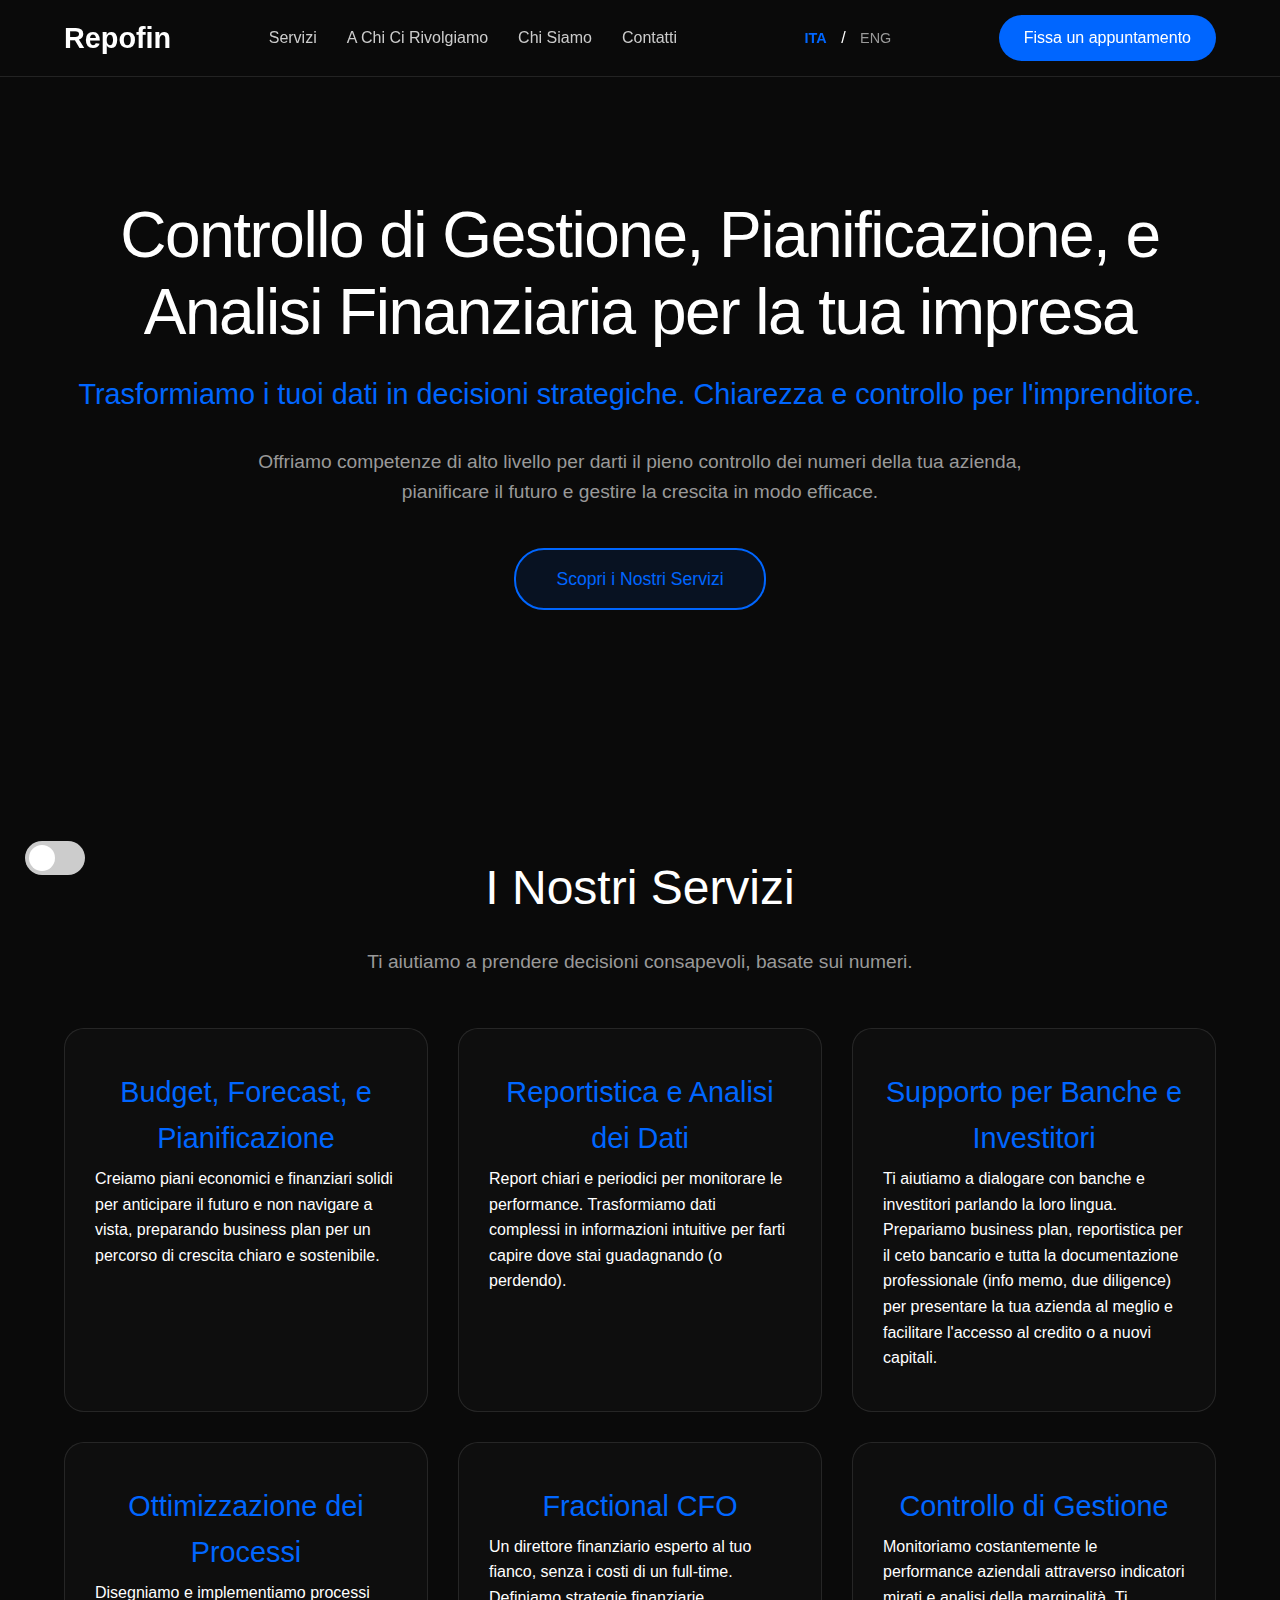
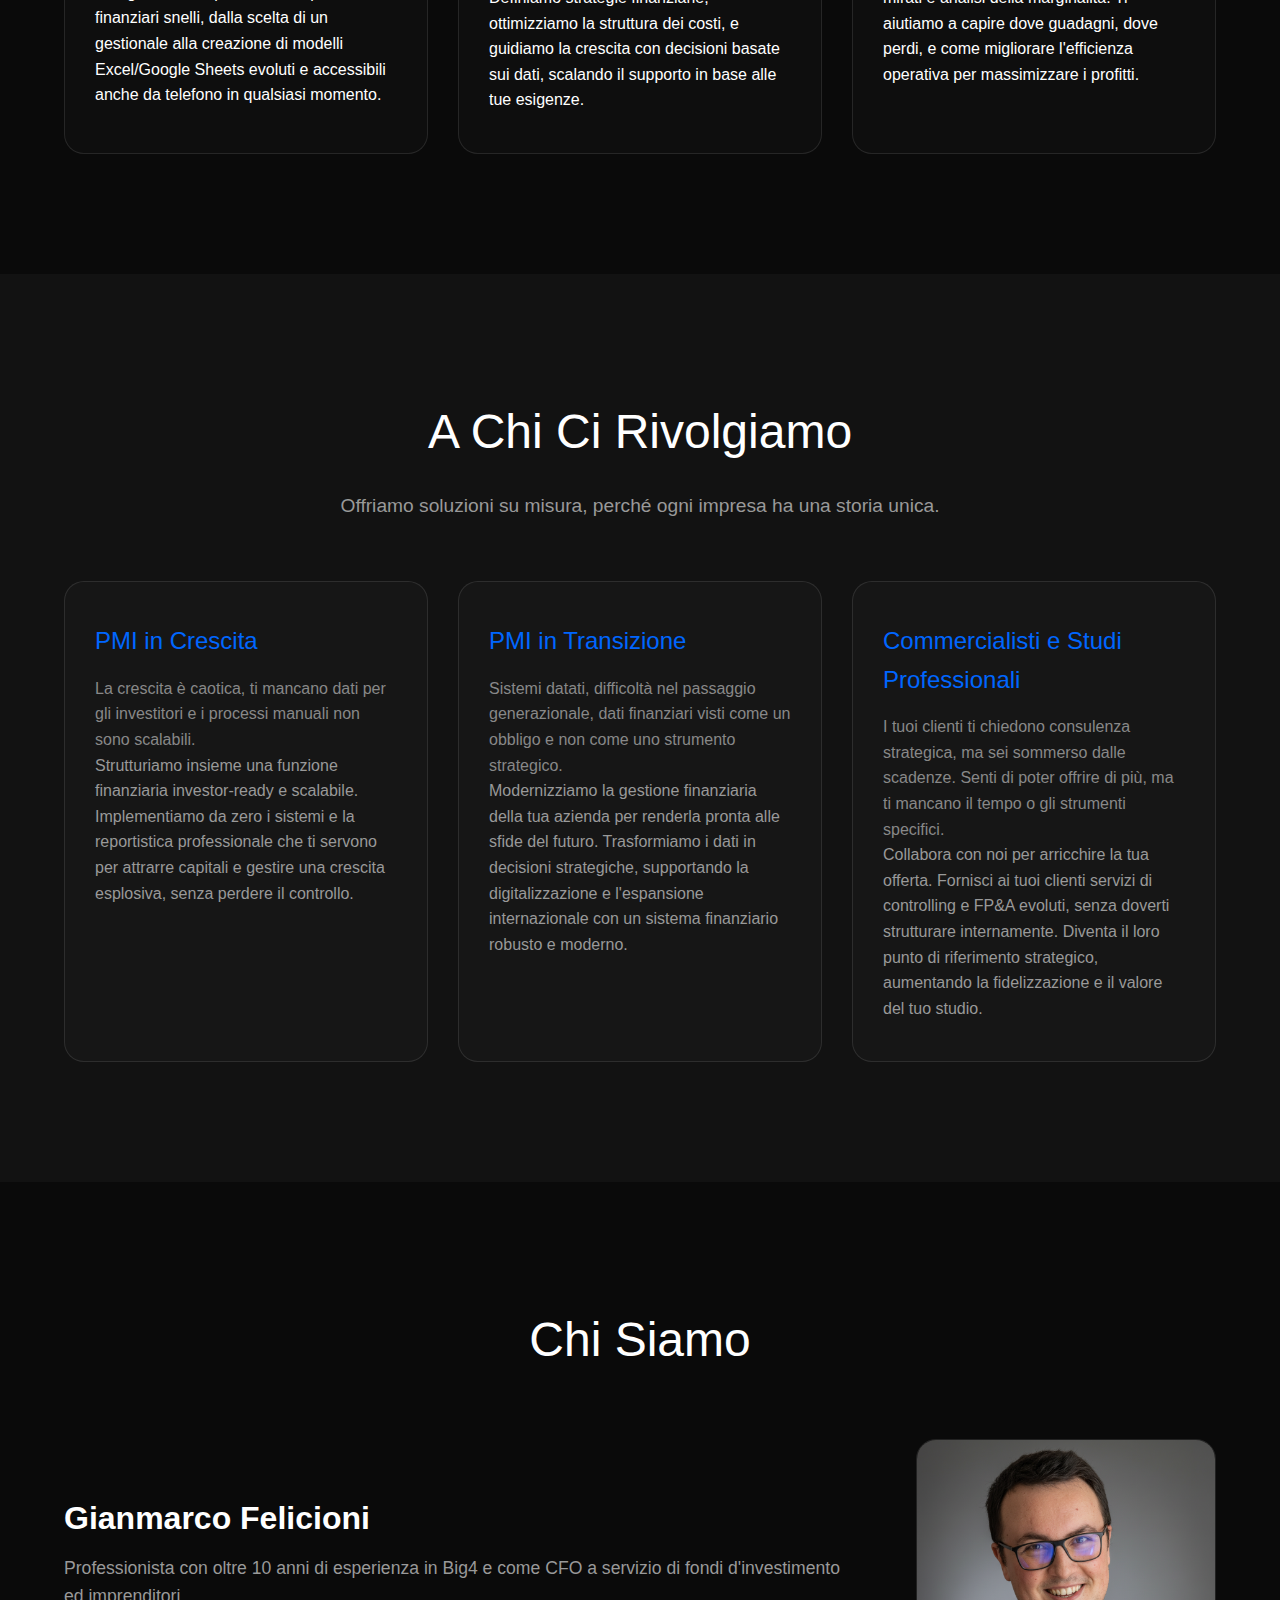
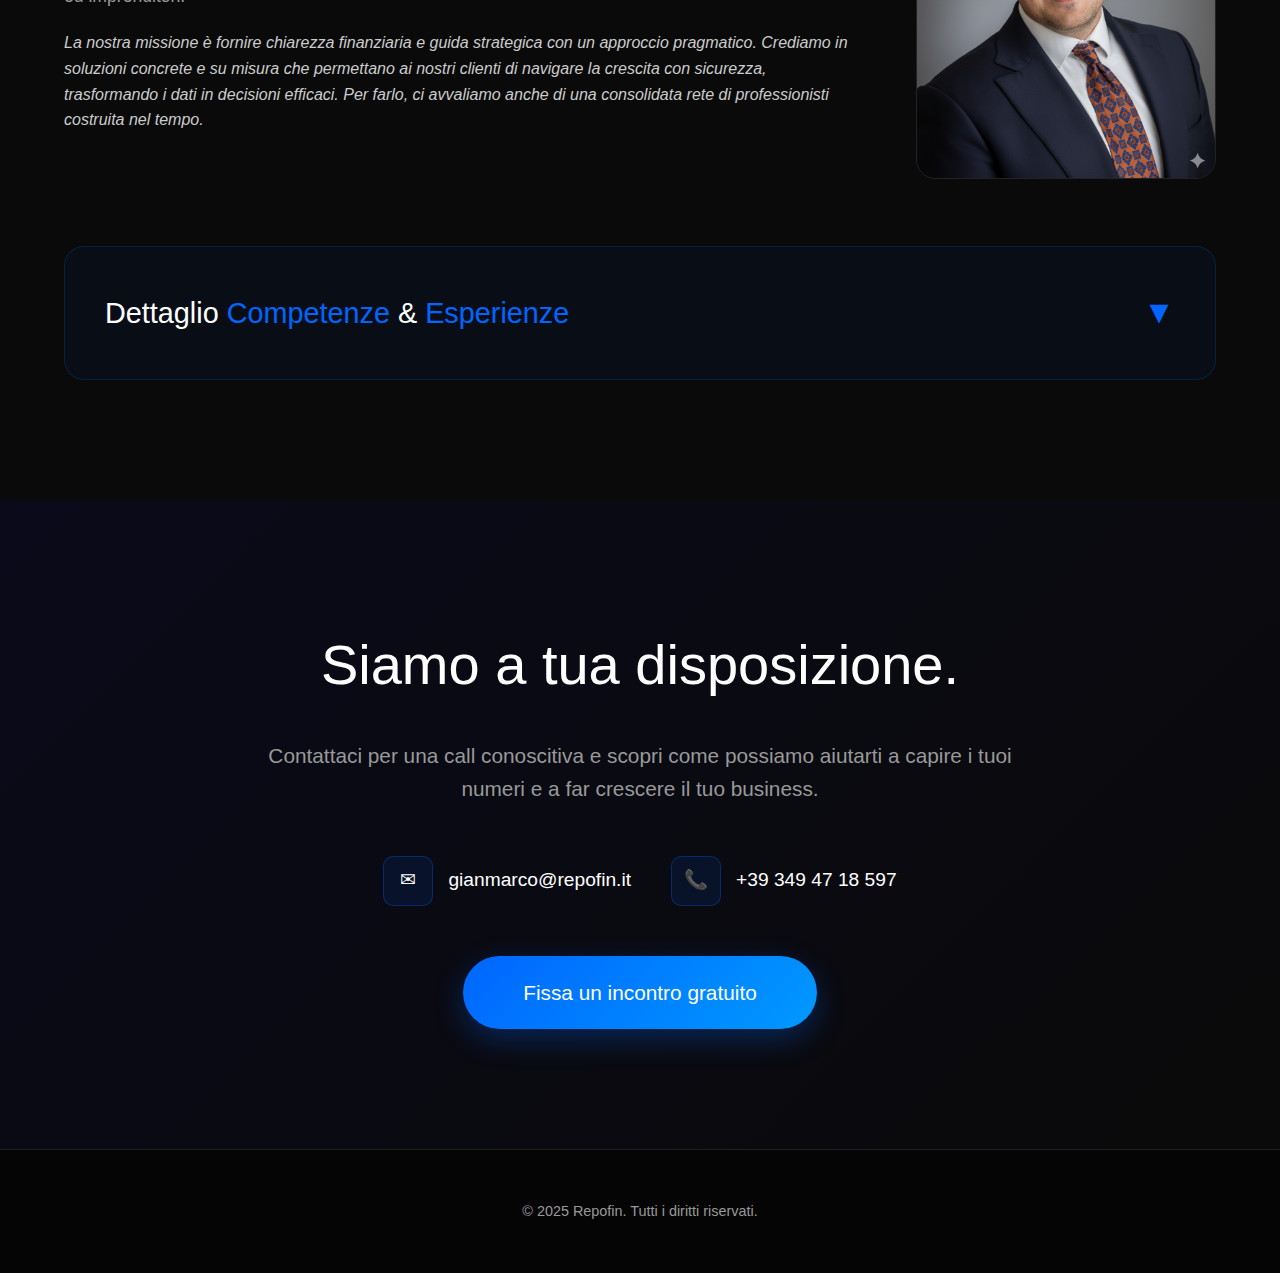
<file: index.html>
<!DOCTYPE html>
<html lang="it">
<head>
    <meta charset="UTF-8">
    <meta name="viewport" content="width=device-width, initial-scale=1.0">
    <title>Repofin - Controllo di Gestione, Pianificazione, e Analisi Finanziaria per PMI</title>
    <meta name="description" content="Servizi di Controllo di Gestione e FP&A per PMI. Repofin aiuta gli imprenditori a trasformare i dati in decisioni strategiche per una crescita consapevole.">
    <link rel="icon" href="favicon.png" type="image/png">
    <link rel="stylesheet" href="style.css">
</head>
<body>

    <header class="main-header">
        <div class="container">
            <a href="#" class="logo">Repofin</a>
            <nav class="main-nav">
                <ul>
                    <li><a href="#services" data-key="navServices"></a></li>
                    <li><a href="#clients" data-key="navClients"></a></li>
                    <li><a href="#about-us" data-key="navAboutUs"></a></li>
                    <li><a href="#contact" data-key="navContact"></a></li>
                </ul>
            </nav>
            <div class="lang-switcher">
                <a href="#" id="lang-it">ITA</a> / <a href="#" id="lang-en">ENG</a>
            </div>
            <a href="https://calendar.repofin.it/" target="_blank" rel="noopener noreferrer" class="nav-cta-button" data-key="navCtaButton"></a>
        </div>
    </header>

    <!-- Section 1: Hero -->
    <section id="home" class="hero-section">
        <div class="container">
            <div class="hero-content">
                <h1 class="hero-title" data-key="heroTitle"></h1>
                <p class="hero-subtitle" data-key="heroSubtitle"></p>
                <p class="hero-intro" data-key="heroIntro"></p>
                <a href="#services" class="hero-cta-button" data-key="heroCtaButton"></a>
            </div>
        </div>
    </section>

    <!-- Section 2: Our Services -->
    <section id="services" class="content-section">
        <div class="container">
            <h2 class="section-title" data-key="servicesTitle"></h2>
            <p class="section-subtitle" data-key="servicesSubtitle"></p>
            <div class="services-container">
                <div class="service-tier">
                    <h3 class="service-name" data-key="service1Title"></h3>
                    <p class="service-desc" data-key="service1Desc"></p>
                </div>
                <div class="service-tier">
                    <h3 class="service-name" data-key="service2Title"></h3>
                    <p class="service-desc" data-key="service2Desc"></p>
                </div>
                <div class="service-tier">
                    <h3 class="service-name" data-key="service3Title"></h3>
                    <p class="service-desc" data-key="service3Desc"></p>
                </div>
                <div class="service-tier">
                    <h3 class="service-name" data-key="service4Title"></h3>
                    <p class="service-desc" data-key="service4Desc"></p>
                </div>
                <div class="service-tier">
                    <h3 class="service-name" data-key="service5Title"></h3>
                    <p class="service-desc" data-key="service5Desc"></p>
                </div>
                <div class="service-tier">
                    <h3 class="service-name" data-key="service6Title"></h3>
                    <p class="service-desc" data-key="service6Desc"></p>
                </div>
            </div>
        </div>
    </section>

    <!-- Section 3: Our Clients -->
    <section id="clients" class="content-section">
        <div class="container">
            <h2 class="section-title" data-key="clientsTitle"></h2>
            <p class="section-subtitle" data-key="clientsSubtitle"></p>
            <div class="clients-grid">
                <div class="client-card">
                    <h3 class="client-title" data-key="client1Title"></h3>
                    <p class="client-desc" data-key="client1Desc" style="color: #888;"></p>
                    <p class="client-desc" data-key="client1Msg"></p>
                </div>
                <div class="client-card">
                    <h3 class="client-title" data-key="client2Title"></h3>
                    <p class="client-desc" data-key="client2Desc" style="color: #888;"></p>
                    <p class="client-desc" data-key="client2Msg"></p>
                </div>
                <div class="client-card">
                    <h3 class="client-title" data-key="client3Title"></h3>
                    <p class="client-desc" data-key="client3Desc" style="color: #888;"></p>
                    <p class="client-desc" data-key="client3Msg"></p>
                </div>
            </div>
        </div>
    </section>

    <!-- Section 4: About Us -->
    <section id="about-us" class="content-section">
        <div class="container">
            <h2 class="section-title" data-key="aboutTitle"></h2>
            <div class="about-us-content">
                <div class="founder-bio">
                    <h3 class="founder-name" data-key="aboutName"></h3>
                    <p class="founder-title" data-key="aboutJobTitle"></p>
                    <p class="mission-statement" data-key="aboutMission"></p>
                </div>
                <div class="headshot">
                    <img src="headshot.png" alt="Gianmarco Felicioni Headshot">
                </div>
            </div>

            <div class="professional-box" style="margin-top: 60px;">
                <div class="professional-box-header">
                    <h3 data-key="detailsTitle"></h3>
                    <span class="arrow">▼</span>
                </div>
                <div class="professional-box-content">
                    <div class="content-grid">
                        <div class="content-col">
                            <h4 data-key="detailsSkillsTitle"></h4>
                            <ul style="margin-top: 15px; padding-left: 0;">
                                <li data-key="skillItem1"></li>
                                <li data-key="skillItem2"></li>
                                <li data-key="skillItem3"></li>
                                <li data-key="skillItem4"></li>
                                <li data-key="skillItem5"></li>
                                <li data-key="skillItem6"></li>
                            </ul>
                        </div>
                        <div class="content-col">
                            <h4 data-key="detailsExperienceTitle"></h4>
                            <ul style="margin-top: 15px; padding-left: 0;">
                                <li data-key="expItem1"></li>
                                <li data-key="expItem2"></li>
                                <li data-key="expItem3"></li>
                                <li data-key="expItem4"></li>
                                <li data-key="expItem5"></li>
                            </ul>
                        </div>
                    </div>
                </div>
            </div>

        </div>
    </section>

    <!-- Section 5: Contact -->
    <section id="contact" class="cta-section">
        <div class="container">
            <h2 class="cta-title" data-key="ctaTitle"></h2>
            <p class="cta-subtitle" data-key="ctaSubtitle"></p>
            <div class="contact-info">
                <div class="contact-item">
                    <div class="contact-icon">✉</div>
                    <a id="email-link" href="#" style="color: inherit; text-decoration: none;"></a>
                </div>
                <div class="contact-item">
                    <div class="contact-icon">📞</div>
                    <a id="phone-link" href="#" style="color: inherit; text-decoration: none;"></a>
                </div>
            </div>
            <a href="https://calendar.repofin.it/" target="_blank" rel="noopener noreferrer" class="cta-button" data-key="ctaButton"></a>
        </div>
    </section>

    <footer class="main-footer">
        <div class="container">
            <div class="footer-copyright">
                <p data-key="footerCopyright"></p>
            </div>
        </div>
    </footer>

    <a href="#" class="scroll-to-top"></a>
    <div class="theme-switch-wrapper">
        <label class="theme-switch" for="checkbox">
            <input type="checkbox" id="checkbox" />
            <div class="slider round"></div>
        </label>
    </div>
    <script>
        document.addEventListener('DOMContentLoaded', () => {

            // --- TRANSLATION LOGIC ---
            const translations = {
              en: {
                navServices: "Services",
                navClients: "Who We Serve",
                navAboutUs: "About Us",
                navContact: "Contact",
                navCtaButton: "Book a Meeting",
                heroTitle: "Business Controlling and FP&A for your business",
                heroSubtitle: "We turn your data into strategic decisions. Clarity and control for entrepreneurs.",
                heroIntro: "We provide high-level expertise to give you full control over your company's numbers, plan for the future, and manage growth effectively.",
                heroCtaButton: "Discover Our Services",
                servicesTitle: "Our Services",
                servicesSubtitle: "We help you make informed decisions, based on numbers.",
                service1Title: "<span class='highlight'>Budget, Forecast, and Planning</span>",
                service1Desc: "We create solid economic and financial plans to anticipate the future and navigate with confidence, preparing business plans for a clear and sustainable growth path.",
                service2Title: "<span class='highlight'>Reporting & Data Analysis</span>",
                service2Desc: "Clear and periodic reports to monitor performance. We transform complex data into intuitive information to show you where you're earning (or losing).",
                service3Title: "<span class='highlight'>Support for Banks & Investors</span>",
                service3Desc: "We help you communicate with banks and investors by speaking their language. We prepare business plans, banking-specific reports, and all professional documentation (info memos, due diligence) to best present your company and facilitate access to credit or new capital.",
                service4Title: "<span class='highlight'>Process Optimization</span>",
                service4Desc: "We design and implement streamlined financial processes, from selecting an ERP system to creating advanced Excel/Google Sheets models accessible even from your phone at any time.",
                service5Title: "<span class='highlight'>Fractional CFO</span>",
                service5Desc: "An experienced financial director by your side, without full-time costs. We define financial strategies, optimize cost structures, and drive growth with data-driven decisions, scaling support based on your needs.",
                service6Title: "<span class='highlight'>Business Controlling</span>",
                service6Desc: "We continuously monitor business performance through targeted KPIs and margin analysis. We help you understand where you earn, where you lose, and how to improve operational efficiency to maximize profits.",
                clientsTitle: "Who We Serve",
                clientsSubtitle: "We offer tailored solutions because every business has a unique story.",
                client1Title: "Growing SMEs",
                client1Desc: "Growth is chaotic, you lack data for investors, and manual processes are not scalable.",
                client1Msg: "Let's build a scalable, investor-ready finance function together. We implement from scratch the systems and professional reporting you need to attract capital and manage explosive growth without losing control.",
                client2Title: "SMEs in Transition",
                client2Desc: "Outdated systems, difficulties in generational change, and financial data seen as an obligation, not a strategic tool.",
                client2Msg: "We modernize your company's financial management to get it ready for future challenges. We turn data into strategic decisions, supporting digitalization and international expansion with a robust, modern financial system.",
                client3Title: "Accountants & Professional Firms",
                client3Desc: "Your clients ask for strategic advice, but you're swamped with tax deadlines and compliance. You feel you could offer more, but lack the time or specific tools.",
                client3Msg: "Partner with us to enrich your service offering. Provide your clients with advanced controlling and FP&A services without needing an in-house structure. Become their all-around strategic advisor, increasing loyalty and the perceived value of your firm.",
                aboutTitle: "About Us",
                aboutName: "Gianmarco Felicioni",
                aboutJobTitle: "Professional with over 10 years of experience in Big4 and as a CFO for investment funds and entrepreneurs.",
                aboutMission: "Our mission is to provide financial clarity and strategic guidance with a pragmatic approach. We believe in concrete, tailor-made solutions that allow our clients to navigate growth with confidence, turning data into effective decisions. To do so, we also leverage an established network of professionals built over time.",
                detailsTitle: "Detailed <span class='highlight'>Skills</span> & <span class='highlight'>Experience</span>",
                detailsSkillsTitle: "Key Skills",
                detailsExperienceTitle: "Relevant Experience",
                skillItem1: "FP&A, controlling, budgeting, forecasting, and periodic reporting.",
                skillItem2: "M&A, financial due diligence, debt negotiation, capital raising, investor relations.",
                skillItem3: "Advanced financial modeling, scenario analysis, and business intelligence.",
                skillItem4: "Automation of financial processes via advanced spreadsheets (Excel, Google Sheets), Python, Google Apps Script, VBA.",
                skillItem5: "Deep knowledge of Italian national accounting standards (OIC) and IFRS.",
                skillItem6: "Leading finance teams, coordinating advisors (auditors, accountants, etc.), and preparing for/coordinating Board of Directors meetings.",
                expItem1: "Direct experience in audit and advisory for systemically important banks and investment firms.",
                expItem2: "Audit and advisory for listed industrial groups, with a focus on complex accounting issues.",
                expItem3: "Leadership roles in high-growth digital contexts (tech scale-ups).",
                expItem4: "Leadership in companies owned by Private Equity (among the world's largest in terms of AUM).",
                expItem5: "Involvement in M&A and capital restructuring operations both as an advisor and as CFO.",
                ctaTitle: "We are at your disposal.",
                ctaSubtitle: "Contact us for an introductory call and find out how we can help you understand your numbers and grow your business.",
                ctaButton: "Book a Free Meeting",
                footerCopyright: "© 2025 Repofin. All rights reserved."
              },
              it: {
                navServices: "Servizi",
                navClients: "A Chi Ci Rivolgiamo",
                navAboutUs: "Chi Siamo",
                navContact: "Contatti",
                navCtaButton: "Fissa un appuntamento",
                heroTitle: "Controllo di Gestione, Pianificazione, e Analisi Finanziaria per la tua impresa",
                heroSubtitle: "Trasformiamo i tuoi dati in decisioni strategiche. Chiarezza e controllo per l'imprenditore.",
                heroIntro: "Offriamo competenze di alto livello per darti il pieno controllo dei numeri della tua azienda, pianificare il futuro e gestire la crescita in modo efficace.",
                heroCtaButton: "Scopri i Nostri Servizi",
                servicesTitle: "I Nostri Servizi",
                servicesSubtitle: "Ti aiutiamo a prendere decisioni consapevoli, basate sui numeri.",
                service1Title: "<span class='highlight'>Budget, Forecast, e Pianificazione</span>",
                service1Desc: "Creiamo piani economici e finanziari solidi per anticipare il futuro e non navigare a vista, preparando business plan per un percorso di crescita chiaro e sostenibile.",
                service2Title: "<span class='highlight'>Reportistica e Analisi dei Dati</span>",
                service2Desc: "Report chiari e periodici per monitorare le performance. Trasformiamo dati complessi in informazioni intuitive per farti capire dove stai guadagnando (o perdendo).",
                service3Title: "<span class='highlight'>Supporto per Banche e Investitori</span>",
                service3Desc: "Ti aiutiamo a dialogare con banche e investitori parlando la loro lingua. Prepariamo business plan, reportistica per il ceto bancario e tutta la documentazione professionale (info memo, due diligence) per presentare la tua azienda al meglio e facilitare l'accesso al credito o a nuovi capitali.",
                service4Title: "<span class='highlight'>Ottimizzazione dei Processi</span>",
                service4Desc: "Disegniamo e implementiamo processi finanziari snelli, dalla scelta di un gestionale alla creazione di modelli Excel/Google Sheets evoluti e accessibili anche da telefono in qualsiasi momento.",
                service5Title: "<span class='highlight'>Fractional CFO</span>",
                service5Desc: "Un direttore finanziario esperto al tuo fianco, senza i costi di un full-time. Definiamo strategie finanziarie, ottimizziamo la struttura dei costi, e guidiamo la crescita con decisioni basate sui dati, scalando il supporto in base alle tue esigenze.",
                service6Title: "<span class='highlight'>Controllo di Gestione</span>",
                service6Desc: "Monitoriamo costantemente le performance aziendali attraverso indicatori mirati e analisi della marginalità. Ti aiutiamo a capire dove guadagni, dove perdi, e come migliorare l'efficienza operativa per massimizzare i profitti.",
                clientsTitle: "A Chi Ci Rivolgiamo",
                clientsSubtitle: "Offriamo soluzioni su misura, perché ogni impresa ha una storia unica.",
                client1Title: "PMI in Crescita",
                client1Desc: "La crescita è caotica, ti mancano dati per gli investitori e i processi manuali non sono scalabili.",
                client1Msg: "Strutturiamo insieme una funzione finanziaria investor-ready e scalabile. Implementiamo da zero i sistemi e la reportistica professionale che ti servono per attrarre capitali e gestire una crescita esplosiva, senza perdere il controllo.",
                client2Title: "PMI in Transizione",
                client2Desc: "Sistemi datati, difficoltà nel passaggio generazionale, dati finanziari visti come un obbligo e non come uno strumento strategico.",
                client2Msg: "Modernizziamo la gestione finanziaria della tua azienda per renderla pronta alle sfide del futuro. Trasformiamo i dati in decisioni strategiche, supportando la digitalizzazione e l'espansione internazionale con un sistema finanziario robusto e moderno.",
                client3Title: "Commercialisti e Studi Professionali",
                client3Desc: "I tuoi clienti ti chiedono consulenza strategica, ma sei sommerso dalle scadenze. Senti di poter offrire di più, ma ti mancano il tempo o gli strumenti specifici.",
                client3Msg: "Collabora con noi per arricchire la tua offerta. Fornisci ai tuoi clienti servizi di controlling e FP&A evoluti, senza doverti strutturare internamente. Diventa il loro punto di riferimento strategico, aumentando la fidelizzazione e il valore del tuo studio.",
                aboutTitle: "Chi Siamo",
                aboutName: "Gianmarco Felicioni",
                aboutJobTitle: "Professionista con oltre 10 anni di esperienza in Big4 e come CFO a servizio di fondi d'investimento ed imprenditori.",
                aboutMission: "La nostra missione è fornire chiarezza finanziaria e guida strategica con un approccio pragmatico. Crediamo in soluzioni concrete e su misura che permettano ai nostri clienti di navigare la crescita con sicurezza, trasformando i dati in decisioni efficaci. Per farlo, ci avvaliamo anche di una consolidata rete di professionisti costruita nel tempo.",
                detailsTitle: "Dettaglio <span class='highlight'>Competenze</span> & <span class='highlight'>Esperienze</span>",
                detailsSkillsTitle: "Competenze Chiave",
                detailsExperienceTitle: "Esperienze Rilevanti",
                skillItem1: "FP&A, controlling, budgeting, forecasting, e reportistica periodica.",
                skillItem2: "M&A, due diligence finanziaria, negoziazione di debito, raccolta di capitali, investor relations.",
                skillItem3: "Financial modelling avanzato, analisi di scenario e business intelligence.",
                skillItem4: "Automazione di processi finanziari tramite spreadsheet avanzati (Excel, Google Sheets), Python, Google Apps Script, VBA.",
                skillItem5: "Profonda conoscenza dei principi contabili nazionali italiani (OIC) ed IFRS.",
                skillItem6: "Guida di team finanziari, coordinamento consulenti (revisori, commercialista, etc), preparazione e coordinamento CDA.",
                expItem1: "Esperienza diretta in ambito audit e advisory su banche di rilevanza sistemica e società d'investimento.",
                expItem2: "Audit e advisory per gruppi industriali quotati, con focus su tematiche contabili complesse.",
                expItem3: "Ruolo di leadership in contesti digitali in forte crescita (tech scale-up).",
                expItem4: "Leadership in società di proprietà di Private Equity (tra i più grandi al mondo in termini di AUM).",
                expItem5: "Coinvolgimento in operazioni di M&A e ristrutturazione di capitale sia come advisor sia come CFO.",
                ctaTitle: "Siamo a tua disposizione.",
                ctaSubtitle: "Contattaci per una call conoscitiva e scopri come possiamo aiutarti a capire i tuoi numeri e a far crescere il tuo business.",
                ctaButton: "Fissa un incontro gratuito",
                footerCopyright: "© 2025 Repofin. Tutti i diritti riservati."
              }
            };

            const langItBtn = document.getElementById('lang-it');
            const langEnBtn = document.getElementById('lang-en');

            const setLanguage = (lang) => {
                document.documentElement.lang = lang;
                localStorage.setItem('language', lang);

                document.querySelectorAll('[data-key]').forEach(element => {
                    const key = element.getAttribute('data-key');
                    if (translations[lang] && translations[lang][key]) {
                        element.innerHTML = translations[lang][key];
                    }
                });

                if (lang === 'it') {
                    langItBtn.classList.add('active');
                    langEnBtn.classList.remove('active');
                } else {
                    langEnBtn.classList.add('active');
                    langItBtn.classList.remove('active');
                }
            };

            langItBtn.addEventListener('click', (e) => {
                e.preventDefault();
                setLanguage('it');
            });

            langEnBtn.addEventListener('click', (e) => {
                e.preventDefault();
                setLanguage('en');
            });
            
            // --- END TRANSLATION LOGIC ---


            // --- Theme Switcher ---
            const themeSwitch = document.querySelector('#checkbox');
            const currentTheme = localStorage.getItem('theme');

            if (currentTheme) {
                document.body.classList.add(currentTheme);
                if (currentTheme === 'light-mode') {
                    themeSwitch.checked = true;
                }
            }

            function switchTheme(e) {
                if (e.target.checked) {
                    document.body.classList.add('light-mode');
                    localStorage.setItem('theme', 'light-mode');
                } else {
                    document.body.classList.remove('light-mode');
                    localStorage.setItem('theme', 'dark-mode'); // Explicitly set dark mode
                }
            }

            themeSwitch.addEventListener('change', switchTheme, false);

            // --- Scroll-to-Top Button ---
            const scrollToTopButton = document.querySelector('.scroll-to-top');
            window.addEventListener('scroll', () => {
                if (window.scrollY > 300) {
                    scrollToTopButton.classList.add('visible');
                } else {
                    scrollToTopButton.classList.remove('visible');
                }
            });

            scrollToTopButton.addEventListener('click', (e) => {
                e.preventDefault();
                window.scrollTo({ top: 0, behavior: 'smooth' });
            });

            // --- Scroll-Reveal Animations ---
            const animatedElements = document.querySelectorAll(
                '.problem-item, .value-card, .service-tier, .process-step, .intervention-item, .client-card'
            );

            const observer = new IntersectionObserver((entries) => {
                entries.forEach((entry, index) => {
                    if (entry.isIntersecting) {
                        // Apply a staggered delay
                        setTimeout(() => {
                            entry.target.classList.add('is-visible');
                        }, index * 100); 
                        observer.unobserve(entry.target);
                    }
                });
            }, {
                threshold: 0.05
            });

            animatedElements.forEach(el => {
                observer.observe(el);
            });

            // --- Accordion for Professionals Section ---
            const professionalBoxes = document.querySelectorAll('.professional-box');
            if (professionalBoxes) {
                professionalBoxes.forEach(box => {
                    const header = box.querySelector('.professional-box-header');
                    if (header) {
                        header.addEventListener('click', () => {
                            box.classList.toggle('open');
                        });
                    }
                });
            }

            // --- Set Initial Language ---
            const savedLang = localStorage.getItem('language') || 'it';
            setLanguage(savedLang);

            // --- Contact Obfuscation ---
            const emailUser = 'gianmarco';
            const emailDomain = 'repofin.it';
            const emailLink = document.getElementById('email-link');
            if (emailLink) {
                emailLink.href = 'mailto:' + emailUser + '@' + emailDomain;
                emailLink.textContent = emailUser + '@' + emailDomain;
            }

            const phoneLink = document.getElementById('phone-link');
            if (phoneLink) {
                phoneLink.href = 'tel:+393494718597';
                phoneLink.textContent = '+39 349 47 18 597';
            }

        });
    </script>
</body>
</html>
</file>
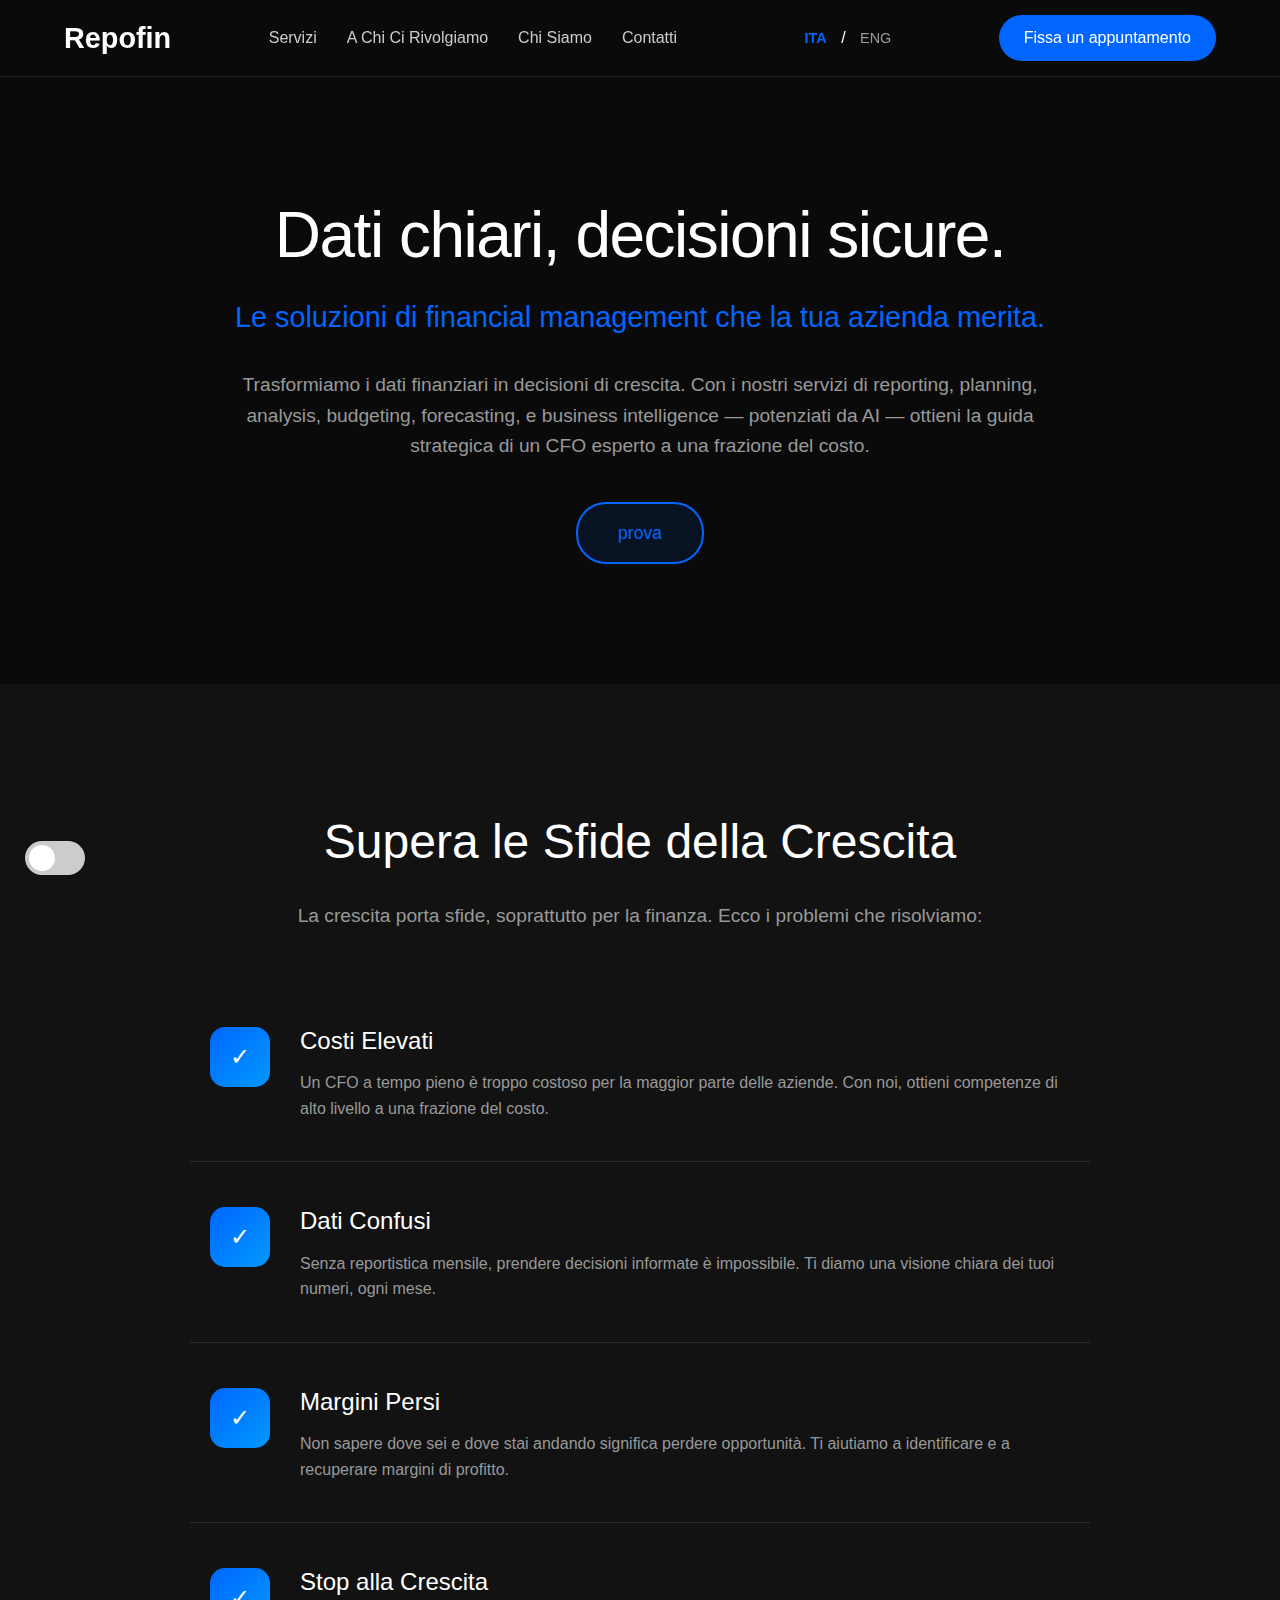
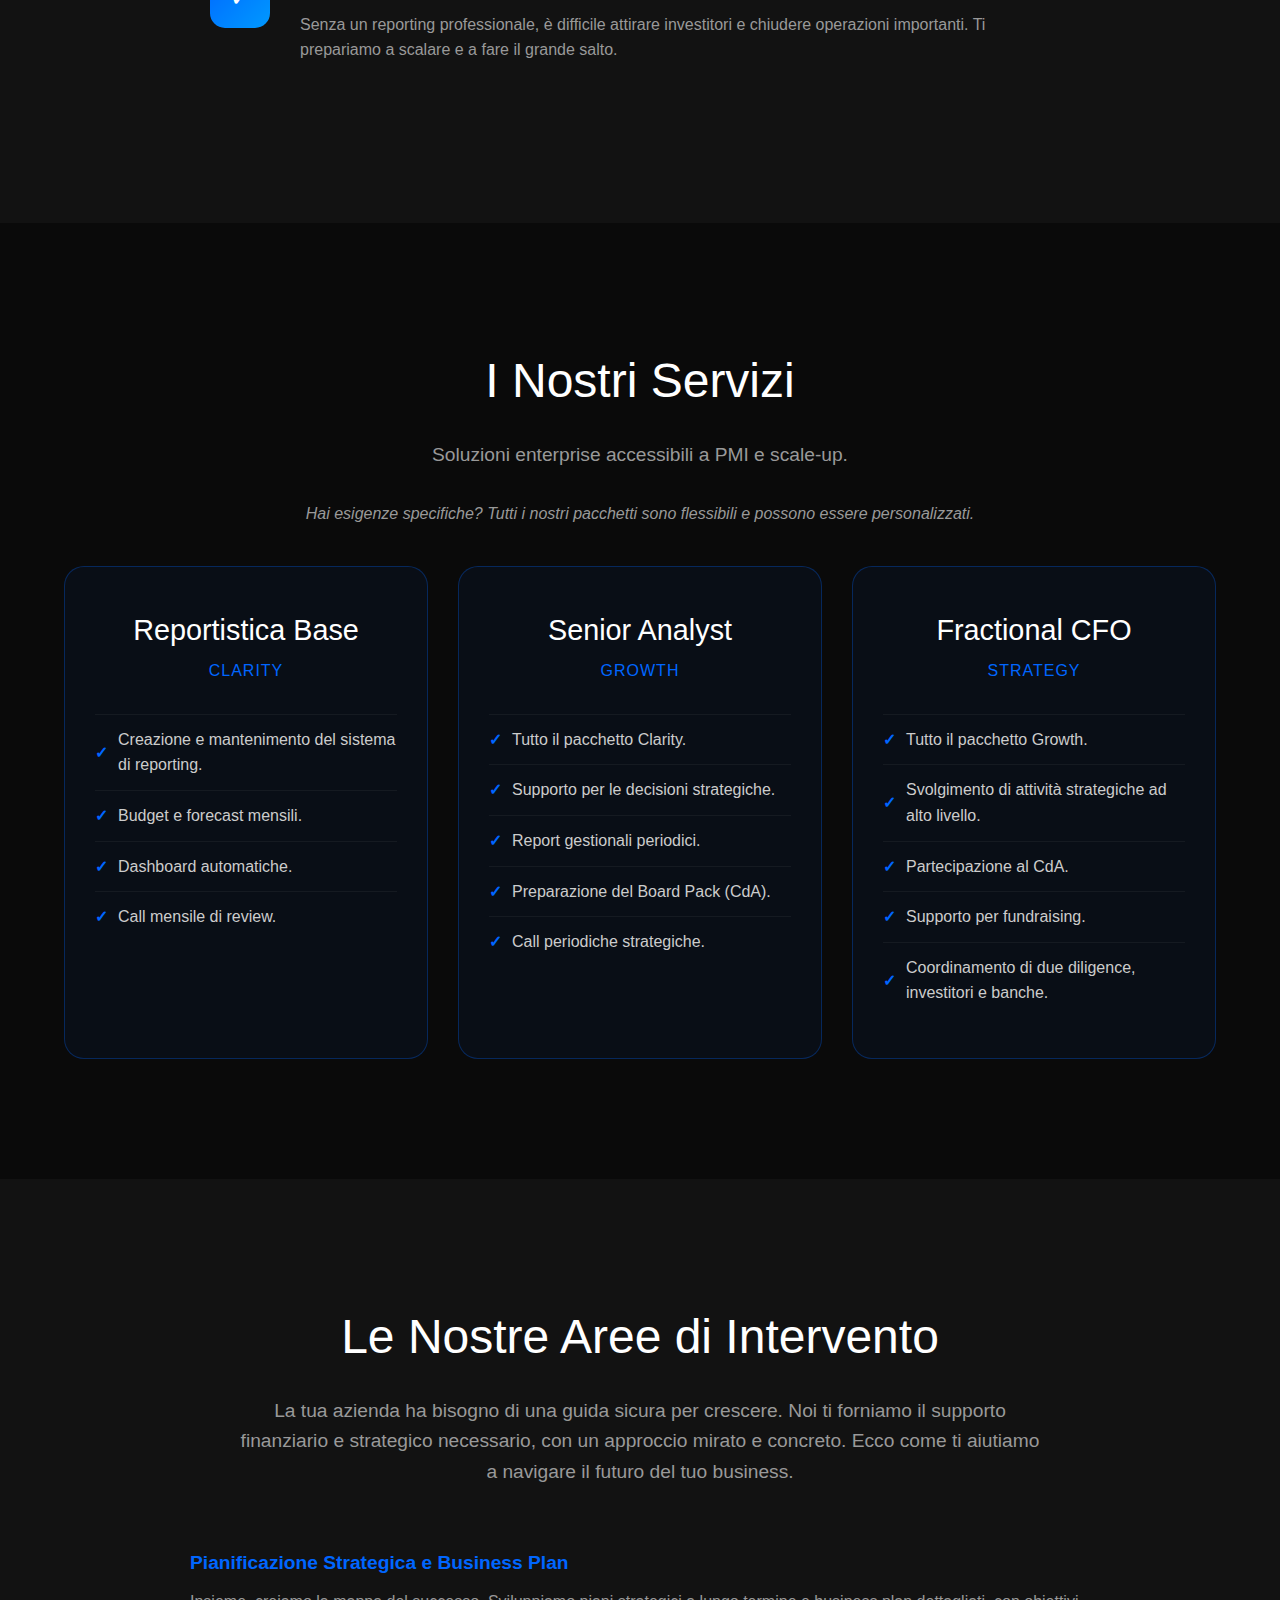
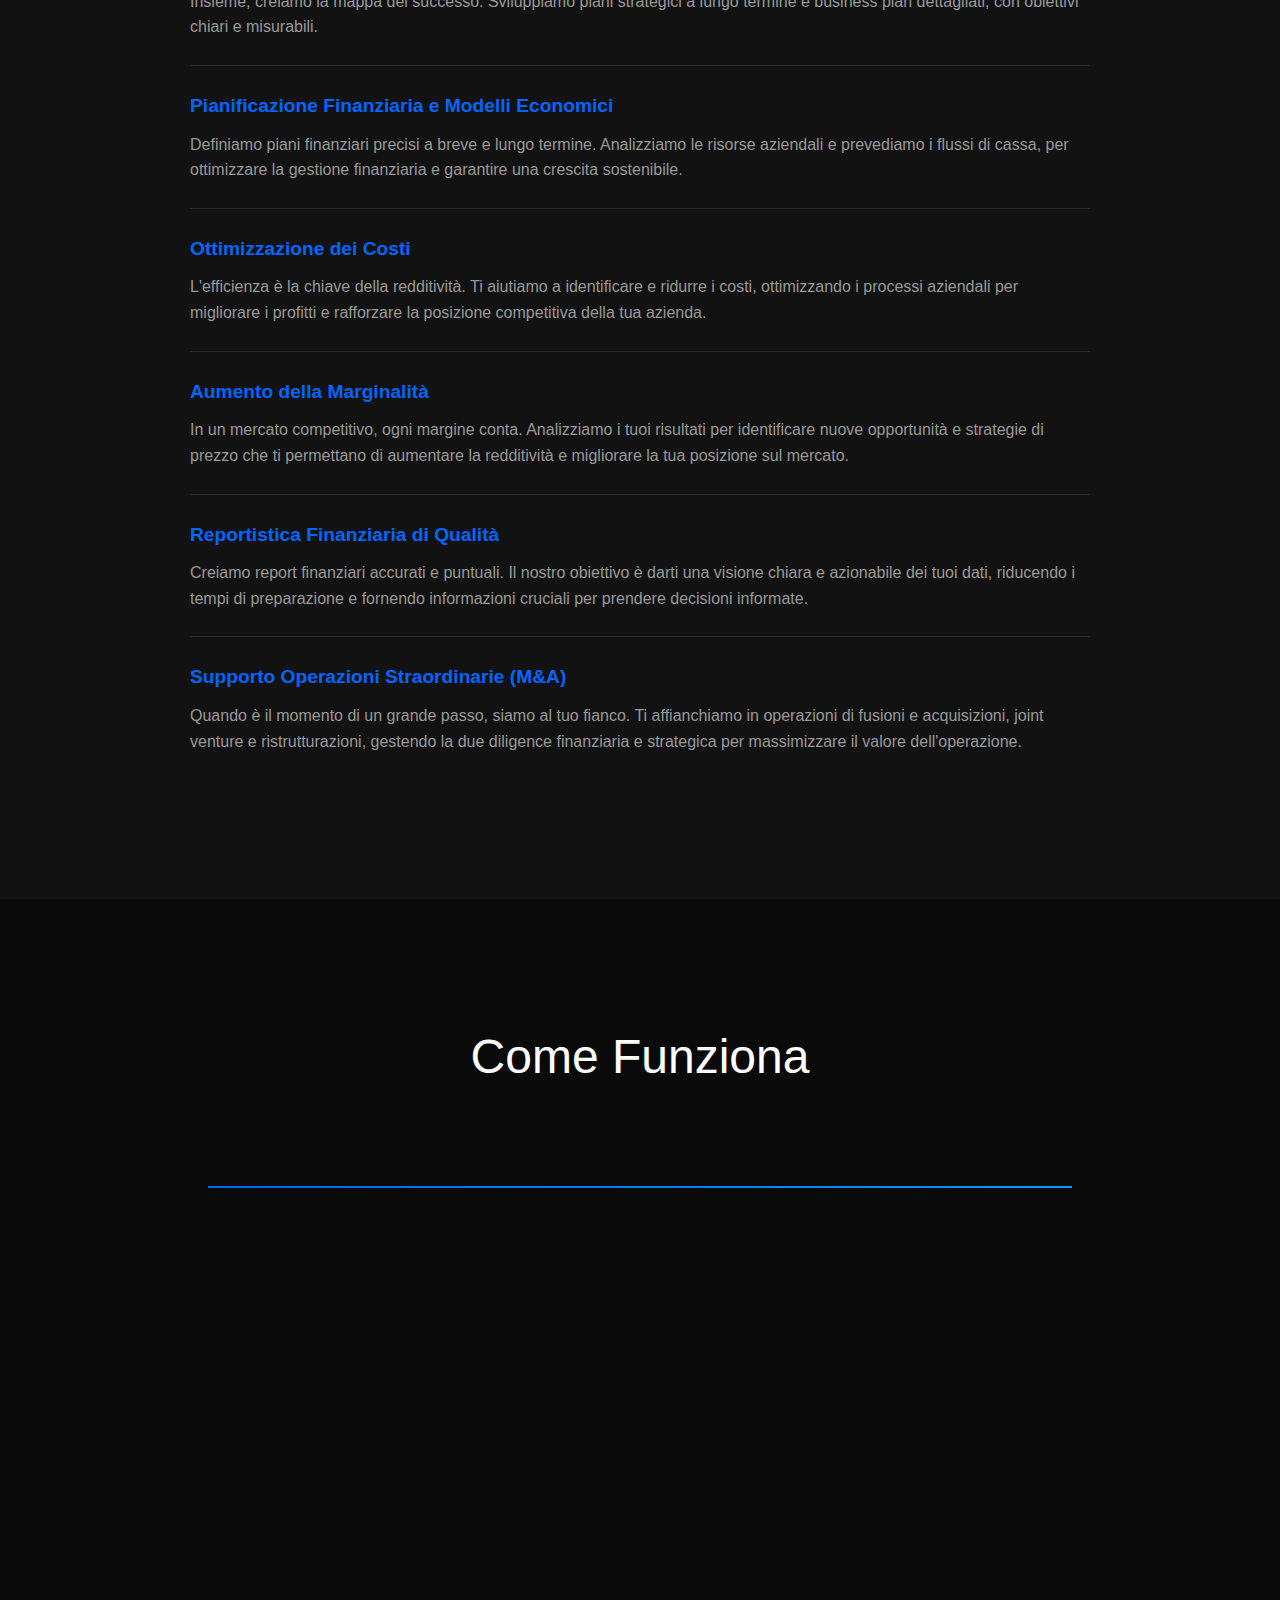
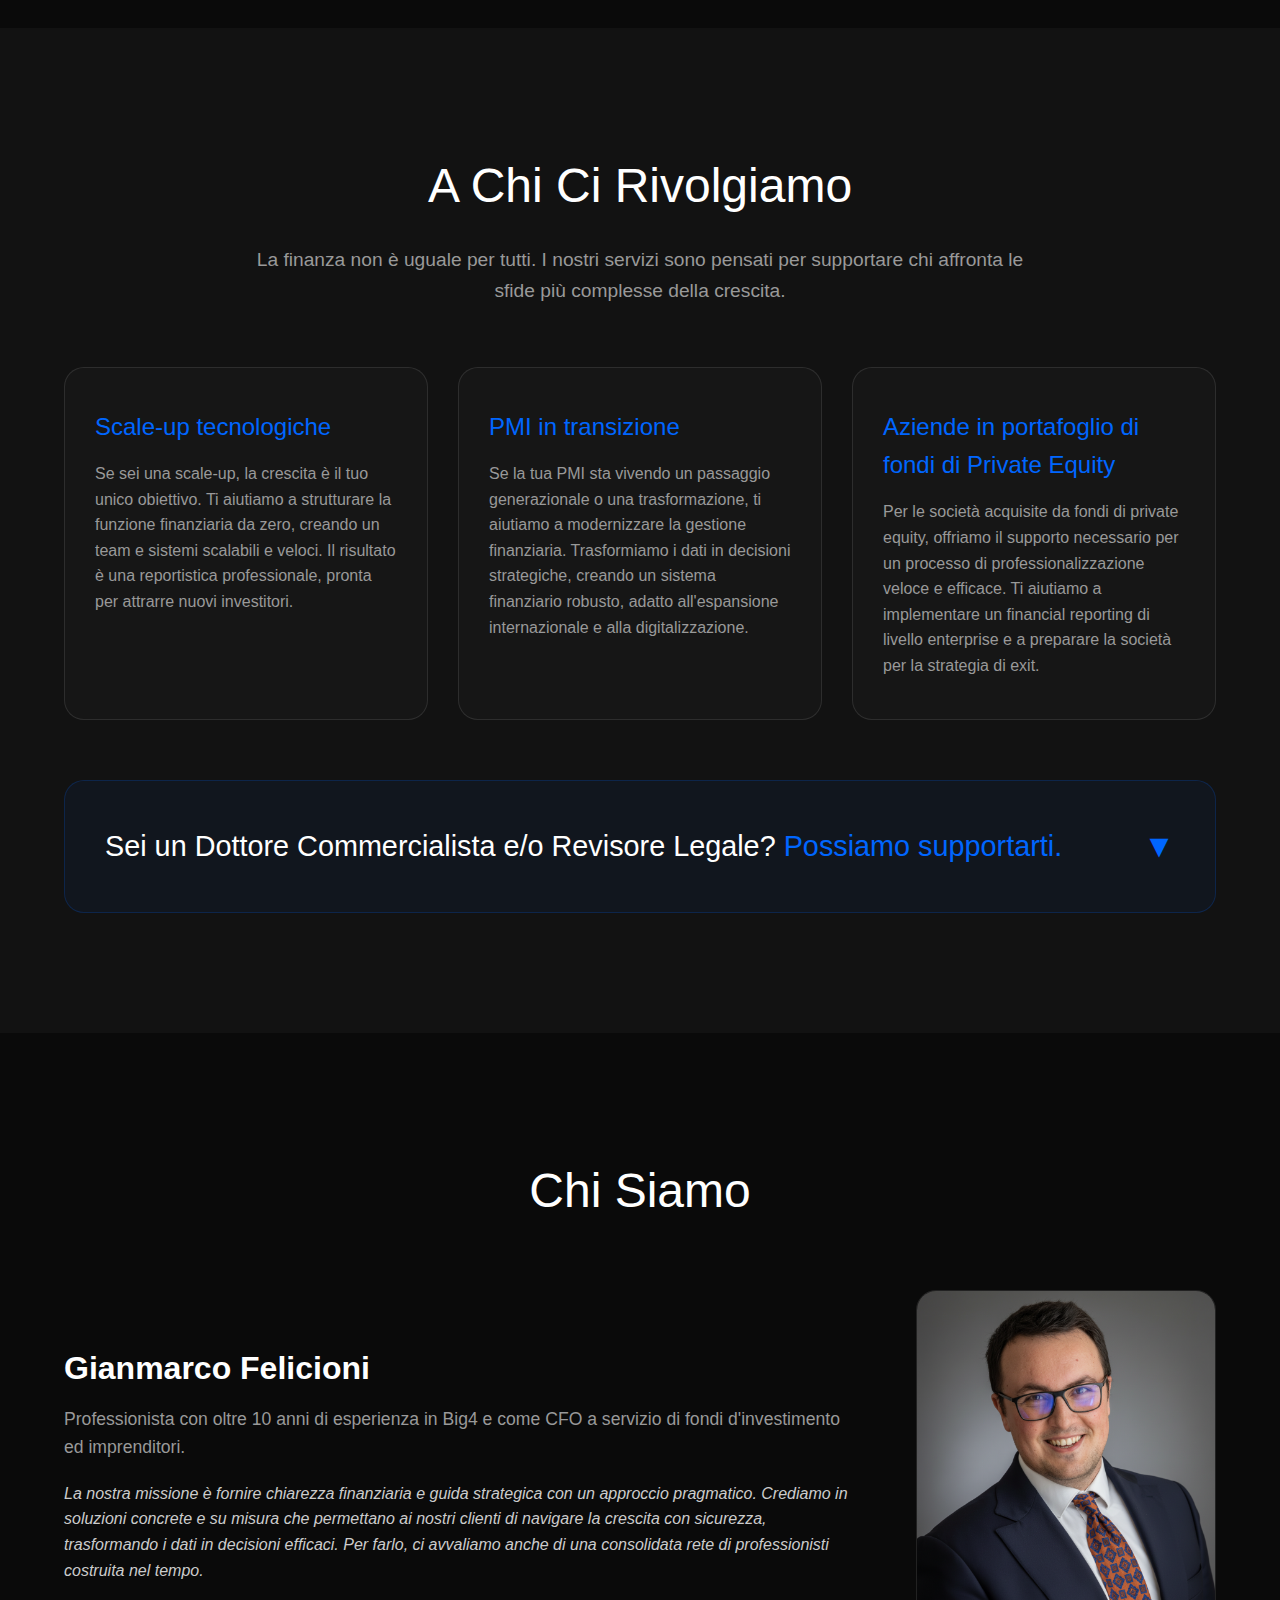
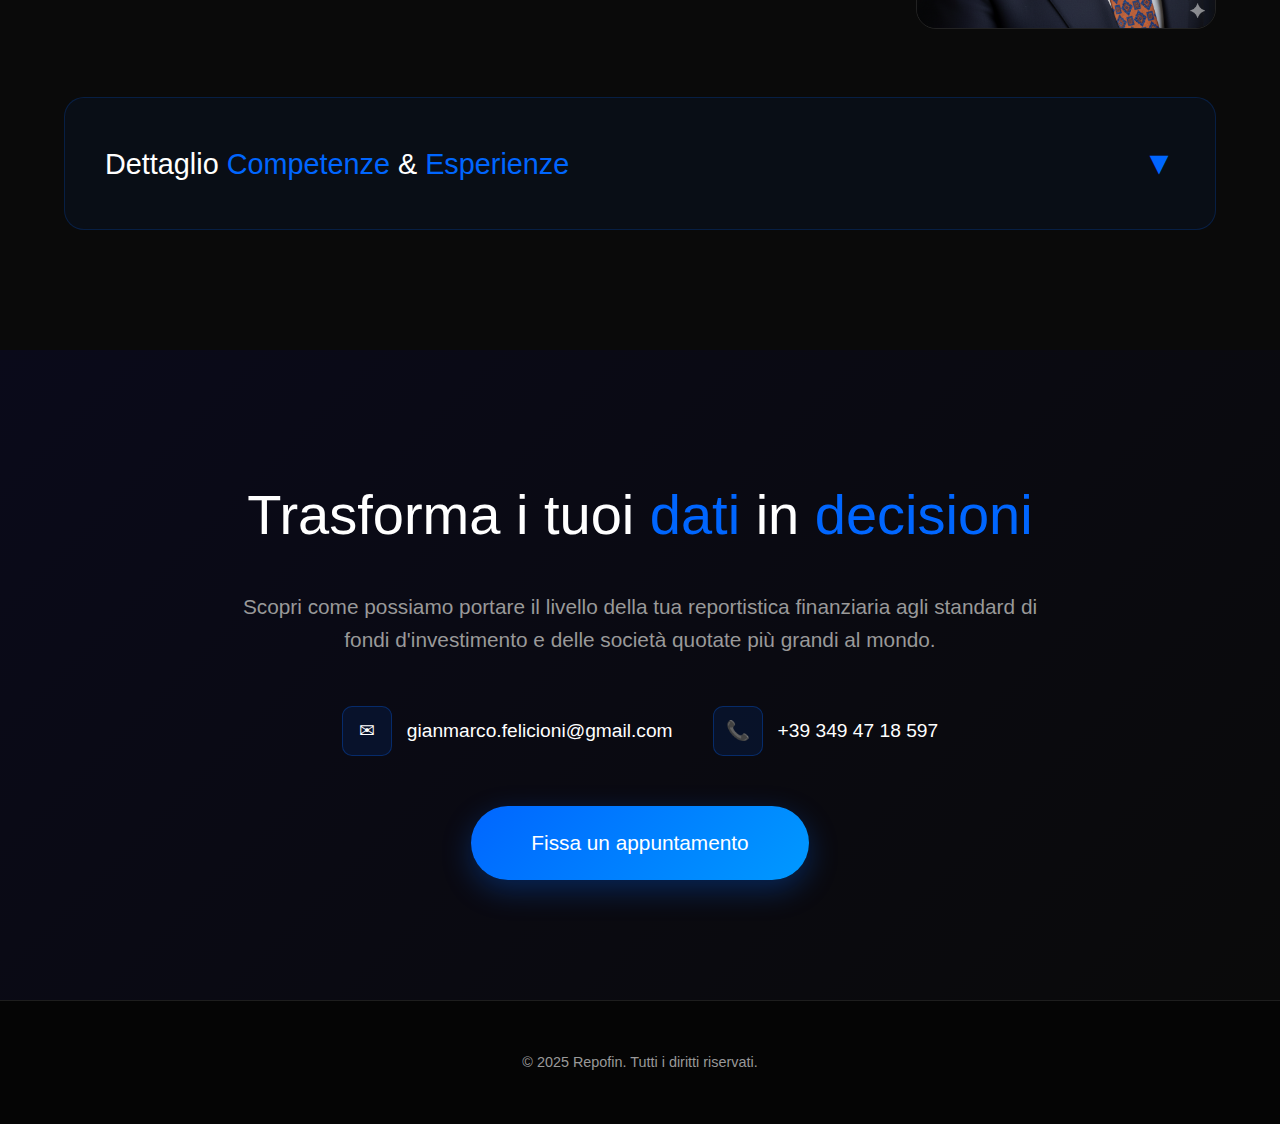
<file: index copia 2.html>
<!DOCTYPE html>
<html lang="it">
<head>
    <meta charset="UTF-8">
    <meta name="viewport" content="width=device-width, initial-scale=1.0">
    <title>Repofin - Financial Management - Gianmarco Felicioni</title>
    <link rel="icon" href="favicon.png" type="image/png">
    <link rel="stylesheet" href="style.css">
</head>
<body>

    <header class="main-header">
        <div class="container">
            <a href="#" class="logo">Repofin</a>
            <nav class="main-nav">
                <ul>
                    <li><a href="#services" data-key="navServices"></a></li>
                    <li><a href="#clients" data-key="navClients"></a></li>
                    <li><a href="#about-us" data-key="navAboutUs"></a></li>
                    <li><a href="#contact" data-key="navContact"></a></li>
                </ul>
            </nav>
            <div class="lang-switcher">
                <a href="#" id="lang-it">ITA</a> / <a href="#" id="lang-en">ENG</a>
            </div>
            <a href="https://calendar.repofin.it/" target="_blank" rel="noopener noreferrer" class="nav-cta-button" data-key="navCtaButton"></a>
        </div>
    </header>

    <!-- Section 1: Hero -->
    <section id="home" class="hero-section">
        <div class="container">
            <div class="hero-content">
                <h1 class="hero-title" data-key="heroTitle"></h1>
                <p class="hero-subtitle" data-key="heroSubtitle"></p>
                <p class="hero-intro" data-key="heroIntro"></p>
                <a href="#services" class="hero-cta-button" data-key="heroCtaButton">prova</a>
            </div>
        </div>
    </section>

    <!-- Section 2: Challenges We Solve -->
    <section id="challenges" class="content-section">
        <div class="container">
            <h2 class="section-title" data-key="challengesTitle"></h2>
            <p class="section-subtitle" data-key="challengesSubtitle"></p>
            <div class="problem-list">
                <div class="problem-item">
                    <div class="problem-icon">✓</div>
                    <div class="problem-text">
                        <h3 class="problem-title" data-key="challenge1Title"></h3>
                        <p class="problem-desc" data-key="challenge1Desc"></p>
                    </div>
                </div>
                <div class="problem-item">
                    <div class="problem-icon">✓</div>
                    <div class="problem-text">
                        <h3 class="problem-title" data-key="challenge2Title"></h3>
                        <p class="problem-desc" data-key="challenge2Desc"></p>
                    </div>
                </div>
                <div class="problem-item">
                    <div class="problem-icon">✓</div>
                    <div class="problem-text">
                        <h3 class="problem-title" data-key="challenge3Title"></h3>
                        <p class="problem-desc" data-key="challenge3Desc"></p>
                    </div>
                </div>
                <div class="problem-item">
                    <div class="problem-icon">✓</div>
                    <div class="problem-text">
                        <h3 class="problem-title" data-key="challenge4Title"></h3>
                        <p class="problem-desc" data-key="challenge4Desc"></p>
                    </div>
                </div>
            </div>
        </div>
    </section>

    <!-- Section 3: Our Services -->
    <section id="services" class="content-section">
        <div class="container">
            <h2 class="section-title" data-key="servicesTitle"></h2>
            <p class="solution-subtitle" data-key="servicesSubtitle"></p>
            <p class="customization-note" data-key="servicesCustomNote"></p>
            
            <div class="services-container">
                <div class="service-tier featured">
                    <h3 class="service-name" data-key="service1Name"></h3>
                    <p class="service-subtitle" data-key="service1Subtitle"></p>
                    <ul class="service-features">
                        <li data-key="service1Feat1"></li>
                        <li data-key="service1Feat2"></li>
                        <li data-key="service1Feat3"></li>
                        <li data-key="service1Feat4"></li>
                    </ul>
                </div>
                <div class="service-tier featured">
                    <h3 class="service-name" data-key="service2Name"></h3>
                    <p class="service-subtitle" data-key="service2Subtitle"></p>
                    <ul class="service-features">
                        <li data-key="service2Feat1"></li>
                        <li data-key="service2Feat2"></li>
                        <li data-key="service2Feat3"></li>
                        <li data-key="service2Feat4"></li>
                        <li data-key="service2Feat5"></li>
                    </ul>
                </div>
                <div class="service-tier featured">
                    <h3 class="service-name" data-key="service3Name"></h3>
                    <p class="service-subtitle" data-key="service3Subtitle"></p>
                    <ul class="service-features">
                        <li data-key="service3Feat1"></li>
                        <li data-key="service3Feat2"></li>
                        <li data-key="service3Feat3"></li>
                        <li data-key="service3Feat4"></li>
                        <li data-key="service3Feat5"></li>
                    </ul>
                </div>
            </div>
        </div>
    </section>

    <!-- Section 3.5: Areas of Intervention -->
    <section id="areas" class="content-section">
        <div class="container">
            <h2 class="section-title" data-key="areasTitle"></h2>
            <p class="section-subtitle" data-key="areasSubtitle"></p>
            <div class="intervention-list">
                <div class="intervention-item">
                    <h4 data-key="area1Title"></h4>
                    <p data-key="area1Desc"></p>
                </div>
                <div class="intervention-item">
                    <h4 data-key="area2Title"></h4>
                    <p data-key="area2Desc"></p>
                </div>
                <div class="intervention-item">
                    <h4 data-key="area3Title"></h4>
                    <p data-key="area3Desc"></p>
                </div>
                <div class="intervention-item">
                    <h4 data-key="area4Title"></h4>
                    <p data-key="area4Desc"></p>
                </div>
                <div class="intervention-item">
                    <h4 data-key="area5Title"></h4>
                    <p data-key="area5Desc"></p>
                </div>
                <div class="intervention-item">
                    <h4 data-key="area6Title"></h4>
                    <p data-key="area6Desc"></p>
                </div>
            </div>
        </div>
    </section>

    <!-- Section 4: How It Works -->
    <section id="how-it-works" class="content-section">
        <div class="container">
            <h2 class="section-title" data-key="howTitle"></h2>
            <div class="process-timeline">
                <div class="process-line"></div>
                <div class="process-steps">
                    <div class="process-step">
                        <div class="step-number">1</div>
                        <h3 class="step-title" data-key="how1Title"></h3>
                        <p class="step-desc" data-key="how1Desc"></p>
                    </div>
                    <div class="process-step">
                        <div class="step-number">2</div>
                        <h3 class="step-title" data-key="how2Title"></h3>
                        <p class="step-desc" data-key="how2Desc"></p>
                    </div>
                    <div class="process-step">
                        <div class="step-number">3</div>
                        <h3 class="step-title" data-key="how3Title"></h3>
                        <p class="step-desc" data-key="how3Desc"></p>
                    </div>
                    <div class="process-step">
                        <div class="step-number">4</div>
                        <h3 class="step-title" data-key="how4Title"></h3>
                        <p class="step-desc" data-key="how4Desc"></p>
                    </div>
                </div>
            </div>
        </div>
    </section>

    <!-- Section 5: Our Clients -->
    <section id="clients" class="content-section">
        <div class="container">
            <h2 class="section-title" data-key="clientsTitle"></h2>
            <p class="section-subtitle" data-key="clientsSubtitle"></p>
            <div class="clients-grid">
                <div class="client-card">
                    <h3 class="client-title" data-key="client1Title"></h3>
                    <p class="client-desc" data-key="client1Desc"></p>
                </div>
                <div class="client-card">
                    <h3 class="client-title" data-key="client2Title"></h3>
                    <p class="client-desc" data-key="client2Desc"></p>
                </div>
                <div class="client-card">
                    <h3 class="client-title" data-key="client3Title"></h3>
                    <p class="client-desc" data-key="client3Desc"></p>
                </div>
            </div>

            <div class="professional-box">
                <div class="professional-box-header">
                    <h3 data-key="profHeader"></h3>
                    <span class="arrow">▼</span>
                </div>
                <div class="professional-box-content">
                    <div class="content-grid">
                        <div class="content-col">
                            <h4 data-key="profCol1Title"></h4>
                            <p data-key="profCol1Desc"></p>
                        </div>
                        <div class="content-col">
                            <h4 data-key="profCol2Title"></h4>
                            <p data-key="profCol2Desc"></p>
                            <ul>
                                <li data-key="profCol2Li1"></li>
                                <li data-key="profCol2Li2"></li>
                                <li data-key="profCol2Li3"></li>
                                <li data-key="profCol2Li4"></li>
                            </ul>
                        </div>
                    </div>
                </div>
            </div>
        </div>
    </section>

    <!-- Section 7: About Us -->
    <section id="about-us" class="content-section">
        <div class="container">
            <h2 class="section-title" data-key="aboutTitle"></h2>
            <div class="about-us-content">
                <div class="founder-bio">
                    <h3 class="founder-name" data-key="aboutName"></h3>
                    <p class="founder-title" data-key="aboutJobTitle"></p>
                    <p class="mission-statement" data-key="aboutMission"></p>
                </div>
                <div class="headshot">
                    <img src="headshot.png" alt="Gianmarco Felicioni Headshot">
                </div>
            </div>

            <div class="professional-box" style="margin-top: 60px;">
                <div class="professional-box-header">
                    <h3 data-key="detailsTitle"></h3>
                    <span class="arrow">▼</span>
                </div>
                <div class="professional-box-content">
                    <div class="content-grid">
                        <div class="content-col">
                            <h4 data-key="detailsSkillsTitle"></h4>
                            <ul style="margin-top: 15px; padding-left: 0;">
                                <li data-key="skillItem1"></li>
                                <li data-key="skillItem2"></li>
                                <li data-key="skillItem3"></li>
                                <li data-key="skillItem4"></li>
                                <li data-key="skillItem5"></li>
                                <li data-key="skillItem6"></li>
                            </ul>
                        </div>
                        <div class="content-col">
                            <h4 data-key="detailsExperienceTitle"></h4>
                            <ul style="margin-top: 15px; padding-left: 0;">
                                <li data-key="expItem1"></li>
                                <li data-key="expItem2"></li>
                                <li data-key="expItem3"></li>
                                <li data-key="expItem4"></li>
                                <li data-key="expItem5"></li>
                            </ul>
                        </div>
                    </div>
                </div>
            </div>

        </div>
    </section>

    <!-- Section 8: Contact -->
    <section id="contact" class="cta-section">
        <div class="container">
            <h2 class="cta-title" data-key="ctaTitle"></h2>
            <p class="cta-subtitle" data-key="ctaSubtitle"></p>
            <div class="contact-info">
                <div class="contact-item">
                    <div class="contact-icon">✉</div>
                    <a id="email-link" href="#" style="color: inherit; text-decoration: none;"></a>
                </div>
                <div class="contact-item">
                    <div class="contact-icon">📞</div>
                    <a id="phone-link" href="#" style="color: inherit; text-decoration: none;"></a>
                </div>
            </div>
            <a href="https://calendar.repofin.it/" target="_blank" rel="noopener noreferrer" class="cta-button" data-key="ctaButton"></a>
        </div>
    </section>

    <footer class="main-footer">
        <div class="container">
            <div class="footer-copyright">
                <p data-key="footerCopyright"></p>
            </div>
        </div>
    </footer>

    <a href="#" class="scroll-to-top"></a>
    <div class="theme-switch-wrapper">
        <label class="theme-switch" for="checkbox">
            <input type="checkbox" id="checkbox" />
            <div class="slider round"></div>
        </label>
    </div>
    <script>
        document.addEventListener('DOMContentLoaded', () => {

            // --- TRANSLATION LOGIC ---
            const translations = {
              en: {
                navServices: "Services",
                navClients: "Who We Serve",
                navAboutUs: "About Us",
                navContact: "Contact",
                navCtaButton: "Book a Meeting",
                heroTitle: "Clear Data, Confident Decisions.",
                heroSubtitle: "The financial management solutions your company deserves.",
                heroIntro: "We turn financial data into growth decisions. With our services in reporting, planning, analysis, budgeting, forecasting, and business intelligence — powered by AI — you get the strategic guidance of an expert CFO at a fraction of the cost.",
                heroCtaButton: "Discover Our Services",
                challengesTitle: "Overcome the Challenges of Growth",
                challengesSubtitle: "Growth brings challenges, especially for finance. Here are the problems we solve:",
                challenge1Title: "High Costs",
                challenge1Desc: "A full-time CFO is too expensive for most companies. With us, you get top-tier expertise at a fraction of the cost.",
                challenge2Title: "Confusing Data",
                challenge2Desc: "Without monthly reporting, making informed decisions is impossible. We give you a clear view of your numbers, every month.",
                challenge3Title: "Lost Margins",
                challenge3Desc: "Not knowing where you are and where you are going means missing opportunities. We help you identify and recover profit margins.",
                challenge4Title: "Growth Stoppage",
                challenge4Desc: "Without professional reporting, it is hard to attract investors and close important deals. We prepare you to scale and make the leap.",
                servicesTitle: "Our Services",
                servicesSubtitle: "Enterprise solutions accessible to SMEs and scale-ups.",
                servicesCustomNote: "Have specific needs? All our packages are flexible and can be customized.",
                service1Name: "Essential Reporting",
                service1Subtitle: "Clarity",
                service2Name: "Senior Analyst",
                service2Subtitle: "Growth",
                service3Name: "Fractional CFO",
                service3Subtitle: "Strategy",
                service1Feat1: "Creation and maintenance of the reporting system.",
                service1Feat2: "Monthly budget and forecast.",
                service1Feat3: "Automated dashboards.",
                service1Feat4: "Monthly review call.",
                service2Feat1: "Everything in the Clarity package.",
                service2Feat2: "Support for strategic decisions.",
                service2Feat3: "Periodic management reports.",
                service2Feat4: "Board Pack (BoD) preparation.",
                service2Feat5: "Periodic strategic calls.",
                service3Feat1: "Everything in the Growth package.",
                service3Feat2: "Execution of high-level strategic activities.",
                service3Feat3: "Participation in the Board of Directors.",
                service3Feat4: "Fundraising support.",
                service3Feat5: "Coordination of due diligence, investors, and banks.",
                areasTitle: "Our Areas of Intervention",
                areasSubtitle: "Your company needs a steady hand to grow. We provide the necessary financial and strategic support with a targeted and concrete approach. Here is how we help you navigate the future of your business.",
                area1Title: "Strategic Planning and Business Plans",
                area1Desc: "Together, we create the map to success. We develop long-term strategic plans and detailed business plans with clear, measurable goals.",
                area2Title: "Financial Planning and Economic Models",
                area2Desc: "We define precise short and long-term financial plans. We analyze company resources and forecast cash flows to optimize financial management and ensure sustainable growth.",
                area3Title: "Cost Optimization",
                area3Desc: "Efficiency is the key to profitability. We help you identify and reduce costs, optimizing business processes to improve profits and strengthen your company's competitive position.",
                area4Title: "Margin Improvement",
                area4Desc: "In a competitive market, every margin counts. We analyze your results to identify new opportunities and pricing strategies that allow you to increase profitability and improve your market position.",
                area5Title: "Quality Financial Reporting",
                area5Desc: "We create accurate and timely financial reports. Our goal is to give you a clear and actionable view of your data, reducing preparation times and providing crucial information for making informed decisions.",
                area6Title: "Support for Special Operations (M&A)",
                area6Desc: "When it is time for a big step, we are by your side. We assist you in mergers and acquisitions, joint ventures, and restructuring, managing financial and strategic due diligence to maximize the value of the operation.",
                howTitle: "How It Works",
                how1Title: "Analysis & Strategy",
                how1Desc: "Every journey begins with an in-depth analysis to understand your reality, your goals, and your challenges. Together, we define the most suitable financial strategy for your company.",
                how2Title: "Custom Solutions & Automation",
                how2Desc: "We put the strategy into practice with our solutions. We configure systems, integrate data, and automate reporting to give you a clear, real-time view.",
                how3Title: "Insights and Support",
                how3Desc: "The numbers come to life. We analyze the data and, also thanks to artificial intelligence, identify opportunities and risks that would otherwise go unnoticed. We regularly support you to discuss insights and back your strategic decisions.",
                how4Title: "Continuous Growth",
                how4Desc: "Our support does not stop. We work alongside you to monitor progress, adjust the course, and ensure your financial growth is constant and sustainable over time.",
                clientsTitle: "Who We Serve",
                clientsSubtitle: "Finance is not one-size-fits-all. Our services are designed to support those facing the most complex challenges of growth.",
                client1Title: "Tech Scale-ups",
                client1Desc: "If you are a scale-up, growth is your only goal. We help you structure the financial function from scratch, creating a scalable and fast team and systems. The result is professional reporting, ready to attract new investors.",
                client2Title: "SMEs in Transition",
                client2Desc: "If your SME is undergoing a generational change or a transformation, we help you modernize financial management. We turn data into strategic decisions, creating a robust financial system suitable for international expansion and digitalization.",
                client3Title: "Private Equity Portfolio Companies",
                client3Desc: "For companies acquired by private equity funds, we offer the necessary support for a fast and effective professionalization process. We help you implement enterprise-level financial reporting and prepare the company for the exit strategy.",
                profHeader: "Are you a Chartered Accountant and/or Statutory Auditor? <span class='highlight'>We can support you.</span>",
                profCol1Title: "Support for Your Clients",
                profCol1Desc: "Expand the range of services you offer. You can provide your clients with advanced reporting, financial analysis, and business intelligence solutions, increasing your firm's perceived value and creating new business opportunities.",
                profCol2Title: "Direct Support for Your Firm",
                profCol2Desc: "We assist you in your activities to manage peak workloads or complex projects. Our support includes:",
                profCol2Li1: "Drafting of technical reports (e.g., for mergers).",
                profCol2Li2: "Operational and coordination support for the board of statutory auditors.",
                profCol2Li3: "Assistance in statutory audit activities.",
                profCol2Li4: "Coordination and management of internal teams on specific projects.",
                aboutTitle: "About Us",
                aboutName: "Gianmarco Felicioni",
                aboutJobTitle: "Professional with over 10 years of experience in Big4 and as a CFO for investment funds and entrepreneurs.",
                aboutMission: "Our mission is to provide financial clarity and strategic guidance with a pragmatic approach. We believe in concrete, tailor-made solutions that allow our clients to navigate growth with confidence, turning data into effective decisions. To do so, we also leverage an established network of professionals built over time.",
                detailsTitle: "Detailed <span class='highlight'>Skills</span> & <span class='highlight'>Experience</span>",
                detailsSkillsTitle: "Key Skills",
                detailsExperienceTitle: "Relevant Experience",
                skillItem1: "FP&A, budgeting, forecasting, and periodic reporting.",
                skillItem2: "M&A, financial due diligence, debt negotiation, capital raising, investor relations.",
                skillItem3: "Advanced financial modeling, scenario analysis, and business intelligence.",
                skillItem4: "Python, Google Apps Script, VBA, and automation of financial processes via advanced spreadsheets (Excel, Google Sheets).",
                skillItem5: "OIC, IFRS, FTA.",
                skillItem6: "Leading finance teams, coordinating advisors (auditors, accountants, etc.), and preparing for/coordinating Board of Directors meetings.",
                expItem1: "Direct experience in audit and advisory for systemically important banks and investment firms.",
                expItem2: "Audit and advisory for listed industrial groups, with a focus on complex accounting issues.",
                expItem3: "Leadership roles in high-growth digital contexts (tech scale-ups).",
                expItem4: "Leadership in companies owned by Private Equity (among the world's largest in terms of AUM).",
                expItem5: "Involvement in M&A and capital restructuring operations both as an advisor and as CFO.",
                ctaTitle: "Transform your <span class='highlight'>data</span> into <span class='highlight'>decisions</span>",
                ctaSubtitle: "Discover how we can bring your financial reporting to the standards of investment funds and the world's largest listed companies.",
                ctaButton: "Book a Meeting",
                footerCopyright: "© 2025 Repofin. All rights reserved."
              },
              it: {
                navServices: "Servizi",
                navClients: "A Chi Ci Rivolgiamo",
                navAboutUs: "Chi Siamo",
                navContact: "Contatti",
                navCtaButton: "Fissa un appuntamento",
                heroTitle: "Dati chiari, decisioni sicure.",
                heroSubtitle: "Le soluzioni di financial management che la tua azienda merita.",
                heroIntro: "Trasformiamo i dati finanziari in decisioni di crescita. Con i nostri servizi di reporting, planning, analysis, budgeting, forecasting, e business intelligence — potenziati da AI — ottieni la guida strategica di un CFO esperto a una frazione del costo.",
                challengesTitle: "Supera le Sfide della Crescita",
                challengesSubtitle: "La crescita porta sfide, soprattutto per la finanza. Ecco i problemi che risolviamo:",
                challenge1Title: "Costi Elevati",
                challenge1Desc: "Un CFO a tempo pieno è troppo costoso per la maggior parte delle aziende. Con noi, ottieni competenze di alto livello a una frazione del costo.",
                challenge2Title: "Dati Confusi",
                challenge2Desc: "Senza reportistica mensile, prendere decisioni informate è impossibile. Ti diamo una visione chiara dei tuoi numeri, ogni mese.",
                challenge3Title: "Margini Persi",
                challenge3Desc: "Non sapere dove sei e dove stai andando significa perdere opportunità. Ti aiutiamo a identificare e a recuperare margini di profitto.",
                challenge4Title: "Stop alla Crescita",
                challenge4Desc: "Senza un reporting professionale, è difficile attirare investitori e chiudere operazioni importanti. Ti prepariamo a scalare e a fare il grande salto.",
                servicesTitle: "I Nostri Servizi",
                servicesSubtitle: "Soluzioni enterprise accessibili a PMI e scale-up.",
                servicesCustomNote: "Hai esigenze specifiche? Tutti i nostri pacchetti sono flessibili e possono essere personalizzati.",
                service1Name: "Reportistica Base",
                service1Subtitle: "Clarity",
                service2Name: "Senior Analyst",
                service2Subtitle: "Growth",
                service3Name: "Fractional CFO",
                service3Subtitle: "Strategy",
                service1Feat1: "Creazione e mantenimento del sistema di reporting.",
                service1Feat2: "Budget e forecast mensili.",
                service1Feat3: "Dashboard automatiche.",
                service1Feat4: "Call mensile di review.",
                service2Feat1: "Tutto il pacchetto Clarity.",
                service2Feat2: "Supporto per le decisioni strategiche.",
                service2Feat3: "Report gestionali periodici.",
                service2Feat4: "Preparazione del Board Pack (CdA).",
                service2Feat5: "Call periodiche strategiche.",
                service3Feat1: "Tutto il pacchetto Growth.",
                service3Feat2: "Svolgimento di attività strategiche ad alto livello.",
                service3Feat3: "Partecipazione al CdA.",
                service3Feat4: "Supporto per fundraising.",
                service3Feat5: "Coordinamento di due diligence, investitori e banche.",
                areasTitle: "Le Nostre Aree di Intervento",
                areasSubtitle: "La tua azienda ha bisogno di una guida sicura per crescere. Noi ti forniamo il supporto finanziario e strategico necessario, con un approccio mirato e concreto. Ecco come ti aiutiamo a navigare il futuro del tuo business.",
                area1Title: "Pianificazione Strategica e Business Plan",
                area1Desc: "Insieme, creiamo la mappa del successo. Sviluppiamo piani strategici a lungo termine e business plan dettagliati, con obiettivi chiari e misurabili.",
                area2Title: "Pianificazione Finanziaria e Modelli Economici",
                area2Desc: "Definiamo piani finanziari precisi a breve e lungo termine. Analizziamo le risorse aziendali e prevediamo i flussi di cassa, per ottimizzare la gestione finanziaria e garantire una crescita sostenibile.",
                area3Title: "Ottimizzazione dei Costi",
                area3Desc: "L'efficienza è la chiave della redditività. Ti aiutiamo a identificare e ridurre i costi, ottimizzando i processi aziendali per migliorare i profitti e rafforzare la posizione competitiva della tua azienda.",
                area4Title: "Aumento della Marginalità",
                area4Desc: "In un mercato competitivo, ogni margine conta. Analizziamo i tuoi risultati per identificare nuove opportunità e strategie di prezzo che ti permettano di aumentare la redditività e migliorare la tua posizione sul mercato.",
                area5Title: "Reportistica Finanziaria di Qualità",
                area5Desc: "Creiamo report finanziari accurati e puntuali. Il nostro obiettivo è darti una visione chiara e azionabile dei tuoi dati, riducendo i tempi di preparazione e fornendo informazioni cruciali per prendere decisioni informate.",
                area6Title: "Supporto Operazioni Straordinarie (M&A)",
                area6Desc: "Quando è il momento di un grande passo, siamo al tuo fianco. Ti affianchiamo in operazioni di fusioni e acquisizioni, joint venture e ristrutturazioni, gestendo la due diligence finanziaria e strategica per massimizzare il valore dell'operazione.",
                howTitle: "Come Funziona",
                how1Title: "Analisi & Strategia",
                how1Desc: "Ogni percorso inizia con un'analisi approfondita per capire la tua realtà, i tuoi obiettivi e le tue sfide. Definiamo insieme la strategia finanziaria più adatta alla tua azienda.",
                how2Title: "Soluzioni su Misura & Automazione",
                how2Desc: "Mettiamo in pratica la strategia con le nostre soluzioni. Configuriamo i sistemi, integriamo i dati e automatizziamo la reportistica per darti una visione chiara e in tempo reale.",
                how3Title: "Insight e Affiancamento",
                how3Desc: "I numeri prendono vita. Analizziamo i dati e, anche grazie all'intelligenza artificiale, identifichiamo opportunità e rischi che altrimenti passerebbero inosservati. Ti affianchiamo regolarmente per discutere gli insights e supportare le tue decisioni strategiche.",
                how4Title: "Crescita Continua",
                how4Desc: "Il nostro supporto non si ferma. Lavoriamo al tuo fianco per monitorare i progressi, aggiustare la rotta e garantire che la tua crescita finanziaria sia costante e sostenibile nel tempo.",
                clientsTitle: "A Chi Ci Rivolgiamo",
                clientsSubtitle: "La finanza non è uguale per tutti. I nostri servizi sono pensati per supportare chi affronta le sfide più complesse della crescita.",
                client1Title: "Scale-up tecnologiche",
                client1Desc: "Se sei una scale-up, la crescita è il tuo unico obiettivo. Ti aiutiamo a strutturare la funzione finanziaria da zero, creando un team e sistemi scalabili e veloci. Il risultato è una reportistica professionale, pronta per attrarre nuovi investitori.",
                client2Title: "PMI in transizione",
                client2Desc: "Se la tua PMI sta vivendo un passaggio generazionale o una trasformazione, ti aiutiamo a modernizzare la gestione finanziaria. Trasformiamo i dati in decisioni strategiche, creando un sistema finanziario robusto, adatto all'espansione internazionale e alla digitalizzazione.",
                client3Title: "Aziende in portafoglio di fondi di Private Equity",
                client3Desc: "Per le società acquisite da fondi di private equity, offriamo il supporto necessario per un processo di professionalizzazione veloce e efficace. Ti aiutiamo a implementare un financial reporting di livello enterprise e a preparare la società per la strategia di exit.",
                profHeader: "Sei un Dottore Commercialista e/o Revisore Legale? <span class='highlight'>Possiamo supportarti.</span>",
                profCol1Title: "Supporto per i tuoi clienti",
                profCol1Desc: "Amplia la gamma di servizi che offri. Puoi proporre ai tuoi clienti soluzioni di reporting avanzato, analisi finanziaria e business intelligence, aumentando il valore percepito del tuo studio e creando nuove opportunità di business.",
                profCol2Title: "Supporto diretto al tuo studio",
                profCol2Desc: "Ti affianchiamo nelle tue attività per gestire picchi di lavoro o progetti complessi. Il nostro supporto include:",
                profCol2Li1: "Redazione di relazioni tecniche (es. art. 2501-bis c.c. per fusioni).",
                profCol2Li2: "Supporto operativo e di coordinamento per il collegio sindacale.",
                profCol2Li3: "Affiancamento nelle attività di revisione legale.",
                profCol2Li4: "Coordinamento e gestione di team interni su progetti specifici.",
                aboutTitle: "Chi Siamo",
                aboutName: "Gianmarco Felicioni",
                aboutJobTitle: "Professionista con oltre 10 anni di esperienza in Big4 e come CFO a servizio di fondi d'investimento ed imprenditori.",
                aboutMission: "La nostra missione è fornire chiarezza finanziaria e guida strategica con un approccio pragmatico. Crediamo in soluzioni concrete e su misura che permettano ai nostri clienti di navigare la crescita con sicurezza, trasformando i dati in decisioni efficaci. Per farlo, ci avvaliamo anche di una consolidata rete di professionisti costruita nel tempo.",
                detailsTitle: "Dettaglio <span class='highlight'>Competenze</span> & <span class='highlight'>Esperienze</span>",
                detailsSkillsTitle: "Competenze Chiave",
                detailsExperienceTitle: "Esperienze Rilevanti",
                skillItem1: "FP&A, budgeting, forecasting, e reportistica periodica.",
                skillItem2: "M&A, due diligence finanziaria, negoziazione di debito, raccolta di capitali, investor relations.",
                skillItem3: "Financial modelling avanzato, analisi di scenario e business intelligence.",
                skillItem4: "Python, Google Apps Script, VBA, e automazione di processi finanziari tramite spreadsheet avanzati (Excel, Google Sheets).",
                skillItem5: "OIC, IFRS, FTA.",
                skillItem6: "Guida di team finanziari, coordinamento consulenti (revisori, commercialista, etc), preparazione e coordinamento CDA.",
                expItem1: "Esperienza diretta in ambito audit e advisory su banche di rilevanza sistemica e società d'investimento.",
                expItem2: "Audit e advisory per gruppi industriali quotati, con focus su tematiche contabili complesse.",
                expItem3: "Ruolo di leadership in contesti digitali in forte crescita (tech scale-up).",
                expItem4: "Leadership in società di proprietà di Private Equity (tra i più grandi al mondo in termini di AUM).",
                expItem5: "Coinvolgimento in operazioni di M&A e ristrutturazione di capitale sia come advisor sia come CFO.",
                ctaTitle: "Trasforma i tuoi <span class='highlight'>dati</span> in <span class='highlight'>decisioni</span>",
                ctaSubtitle: "Scopri come possiamo portare il livello della tua reportistica finanziaria agli standard di fondi d'investimento e delle società quotate più grandi al mondo.",
                ctaButton: "Fissa un appuntamento",
                footerCopyright: "© 2025 Repofin. Tutti i diritti riservati."
              }
            };

            const langItBtn = document.getElementById('lang-it');
            const langEnBtn = document.getElementById('lang-en');

            const setLanguage = (lang) => {
                document.documentElement.lang = lang;
                localStorage.setItem('language', lang);

                document.querySelectorAll('[data-key]').forEach(element => {
                    const key = element.getAttribute('data-key');
                    if (translations[lang][key]) {
                        element.innerHTML = translations[lang][key];
                    }
                });

                if (lang === 'it') {
                    langItBtn.classList.add('active');
                    langEnBtn.classList.remove('active');
                } else {
                    langEnBtn.classList.add('active');
                    langItBtn.classList.remove('active');
                }
            };

            langItBtn.addEventListener('click', (e) => {
                e.preventDefault();
                setLanguage('it');
            });

            langEnBtn.addEventListener('click', (e) => {
                e.preventDefault();
                setLanguage('en');
            });
            
            // --- END TRANSLATION LOGIC ---


            // --- Theme Switcher ---
            const themeSwitch = document.querySelector('#checkbox');
            const currentTheme = localStorage.getItem('theme');

            if (currentTheme) {
                document.body.classList.add(currentTheme);
                if (currentTheme === 'light-mode') {
                    themeSwitch.checked = true;
                }
            }

            function switchTheme(e) {
                if (e.target.checked) {
                    document.body.classList.add('light-mode');
                    localStorage.setItem('theme', 'light-mode');
                } else {
                    document.body.classList.remove('light-mode');
                    localStorage.setItem('theme', 'dark-mode'); // Explicitly set dark mode
                }
            }

            themeSwitch.addEventListener('change', switchTheme, false);

            // --- Scroll-to-Top Button ---
            const scrollToTopButton = document.querySelector('.scroll-to-top');
            window.addEventListener('scroll', () => {
                if (window.scrollY > 300) {
                    scrollToTopButton.classList.add('visible');
                } else {
                    scrollToTopButton.classList.remove('visible');
                }
            });

            scrollToTopButton.addEventListener('click', (e) => {
                e.preventDefault();
                window.scrollTo({ top: 0, behavior: 'smooth' });
            });

            // --- Scroll-Reveal Animations ---
            const animatedElements = document.querySelectorAll(
                '.problem-item, .value-card, .service-tier, .process-step, .intervention-item, .client-card'
            );

            const observer = new IntersectionObserver((entries) => {
                entries.forEach((entry, index) => {
                    if (entry.isIntersecting) {
                        // Apply a staggered delay
                        setTimeout(() => {
                            entry.target.classList.add('is-visible');
                        }, index * 100); 
                        observer.unobserve(entry.target);
                    }
                });
            }, {
                threshold: 0.05
            });

            animatedElements.forEach(el => {
                observer.observe(el);
            });

            // --- Accordion for Professionals Section ---
            const professionalBoxes = document.querySelectorAll('.professional-box');
            if (professionalBoxes) {
                professionalBoxes.forEach(box => {
                    const header = box.querySelector('.professional-box-header');
                    if (header) {
                        header.addEventListener('click', () => {
                            box.classList.toggle('open');
                        });
                    }
                });
            }

            // --- Set Initial Language ---
            const savedLang = localStorage.getItem('language') || 'it';
            setLanguage(savedLang);

            // --- Contact Obfuscation ---
            const emailUser = 'gianmarco.felicioni';
            const emailDomain = 'gmail.com';
            const emailLink = document.getElementById('email-link');
            if (emailLink) {
                emailLink.href = 'mailto:' + emailUser + '@' + emailDomain;
                emailLink.textContent = emailUser + '@' + emailDomain;
            }

            const phoneLink = document.getElementById('phone-link');
            if (phoneLink) {
                phoneLink.href = 'tel:+393494718597';
                phoneLink.textContent = '+39 349 47 18 597';
            }

        });
    </script>
</body>
</html>
</file>
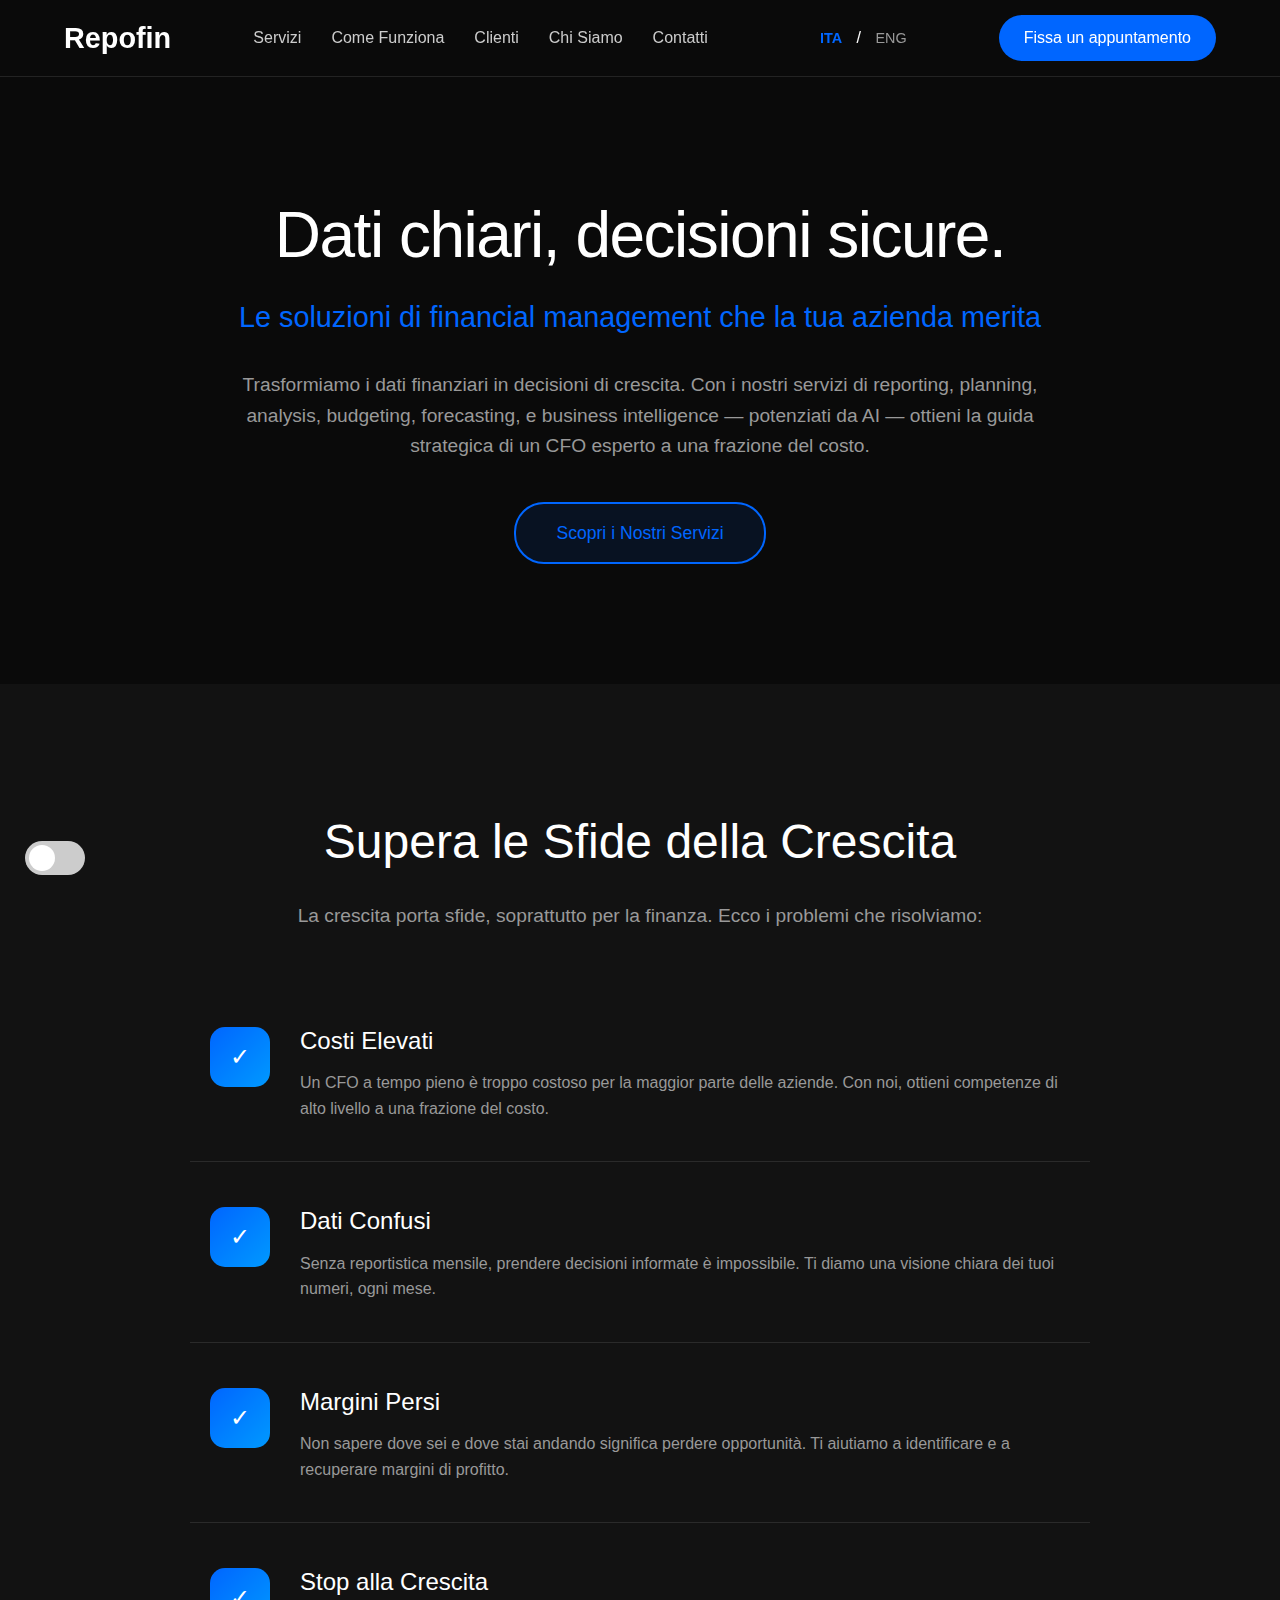
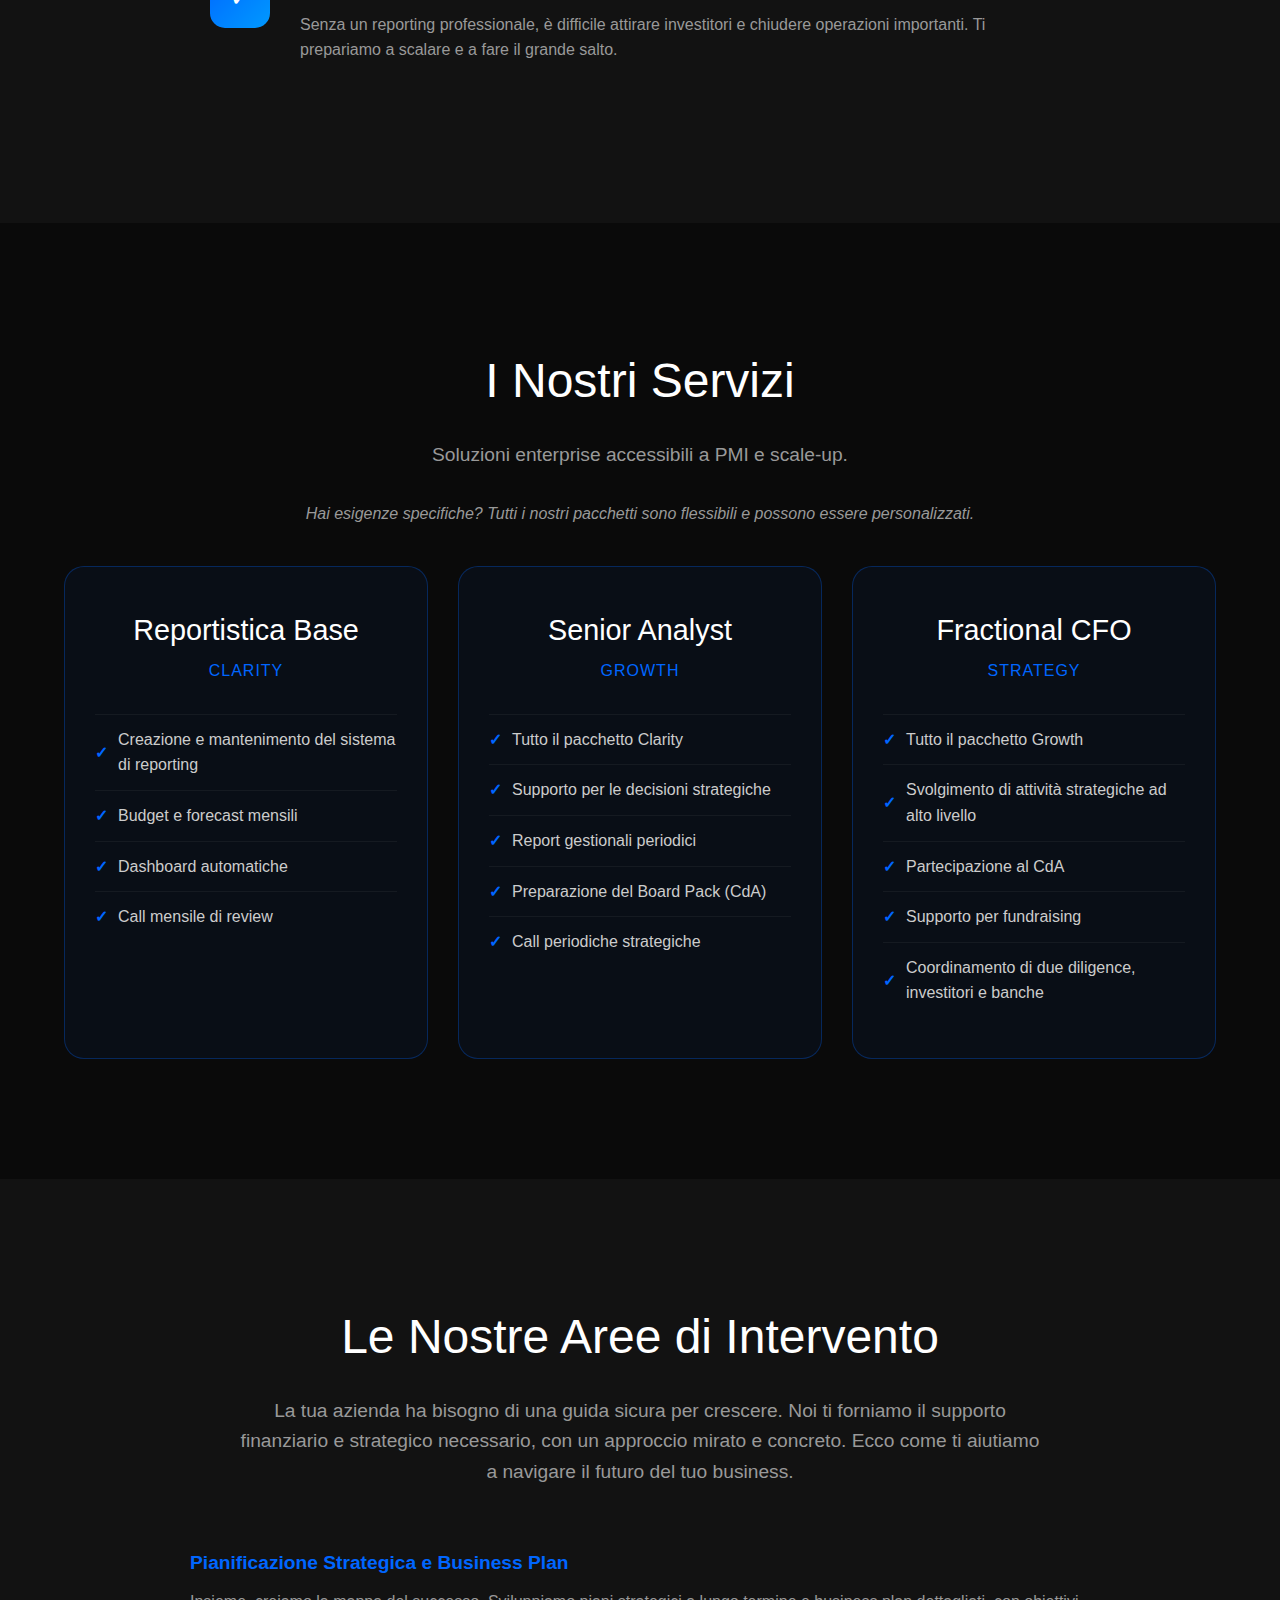
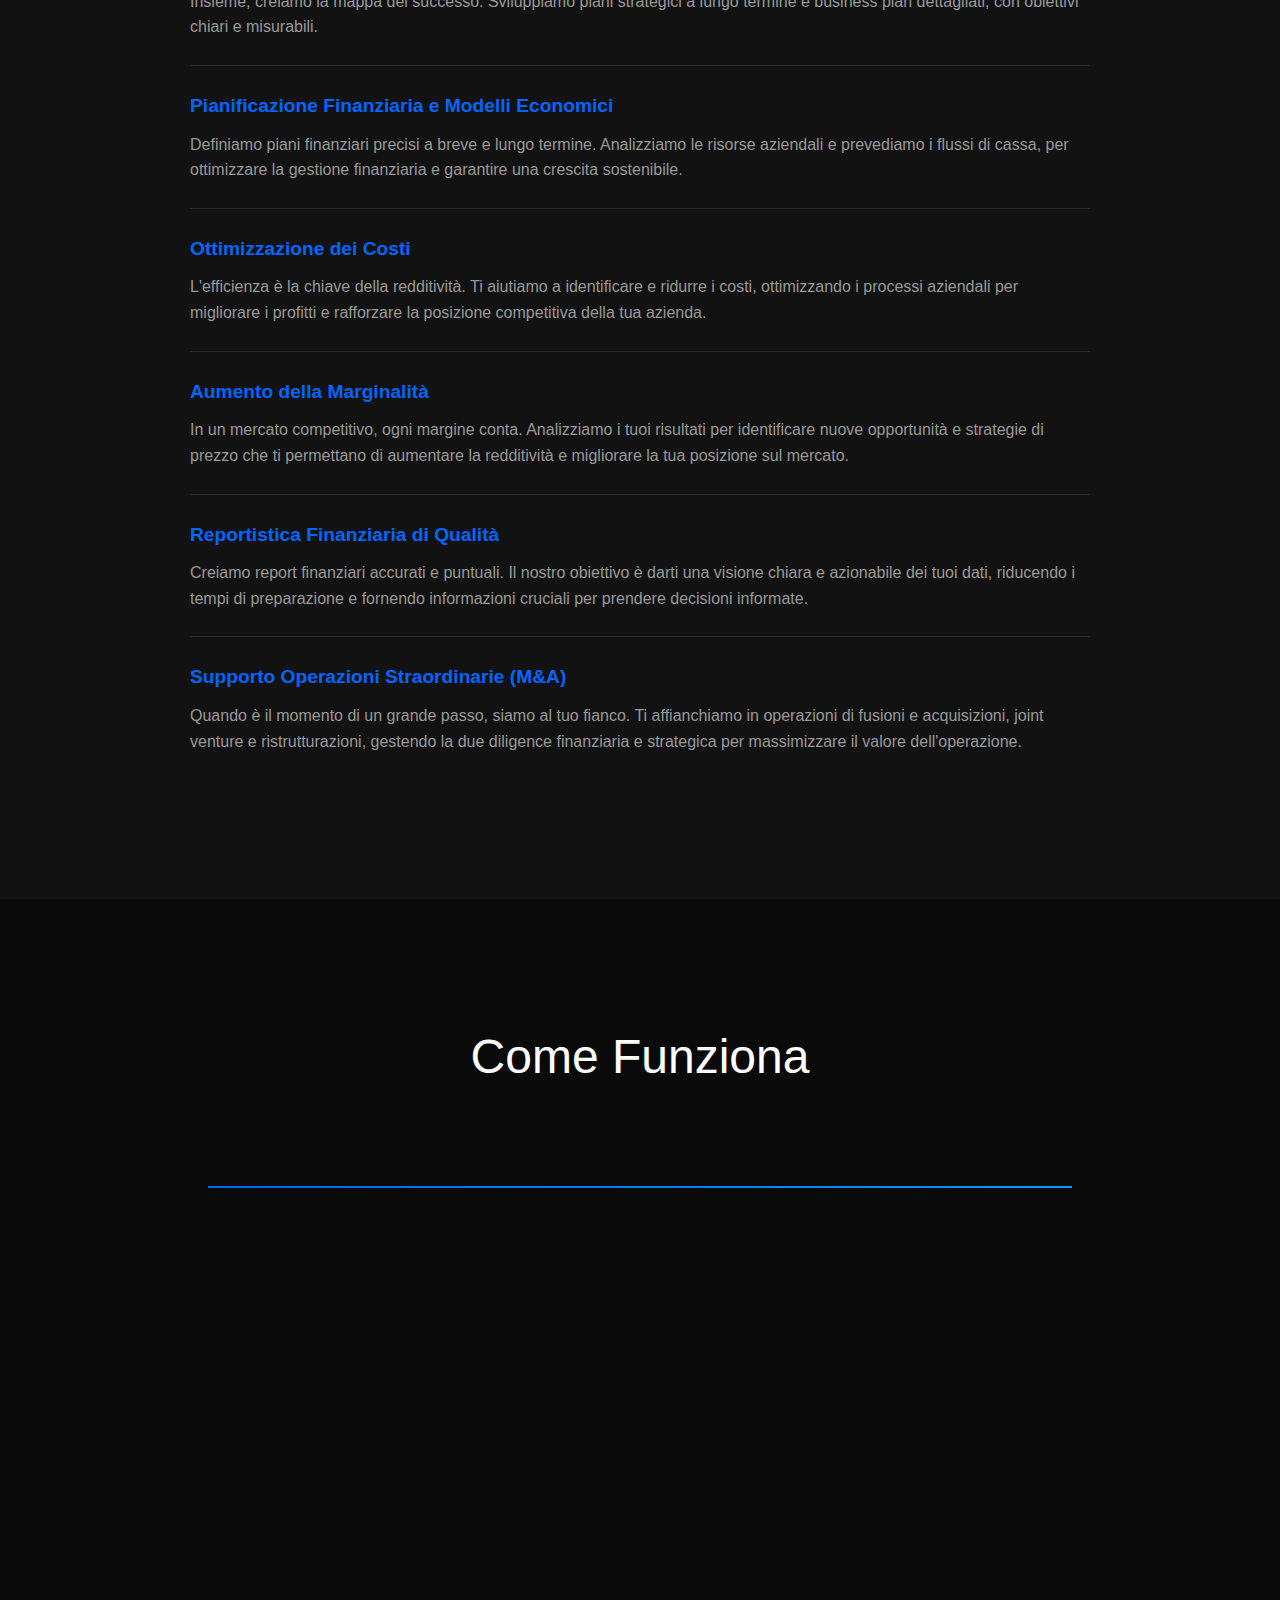
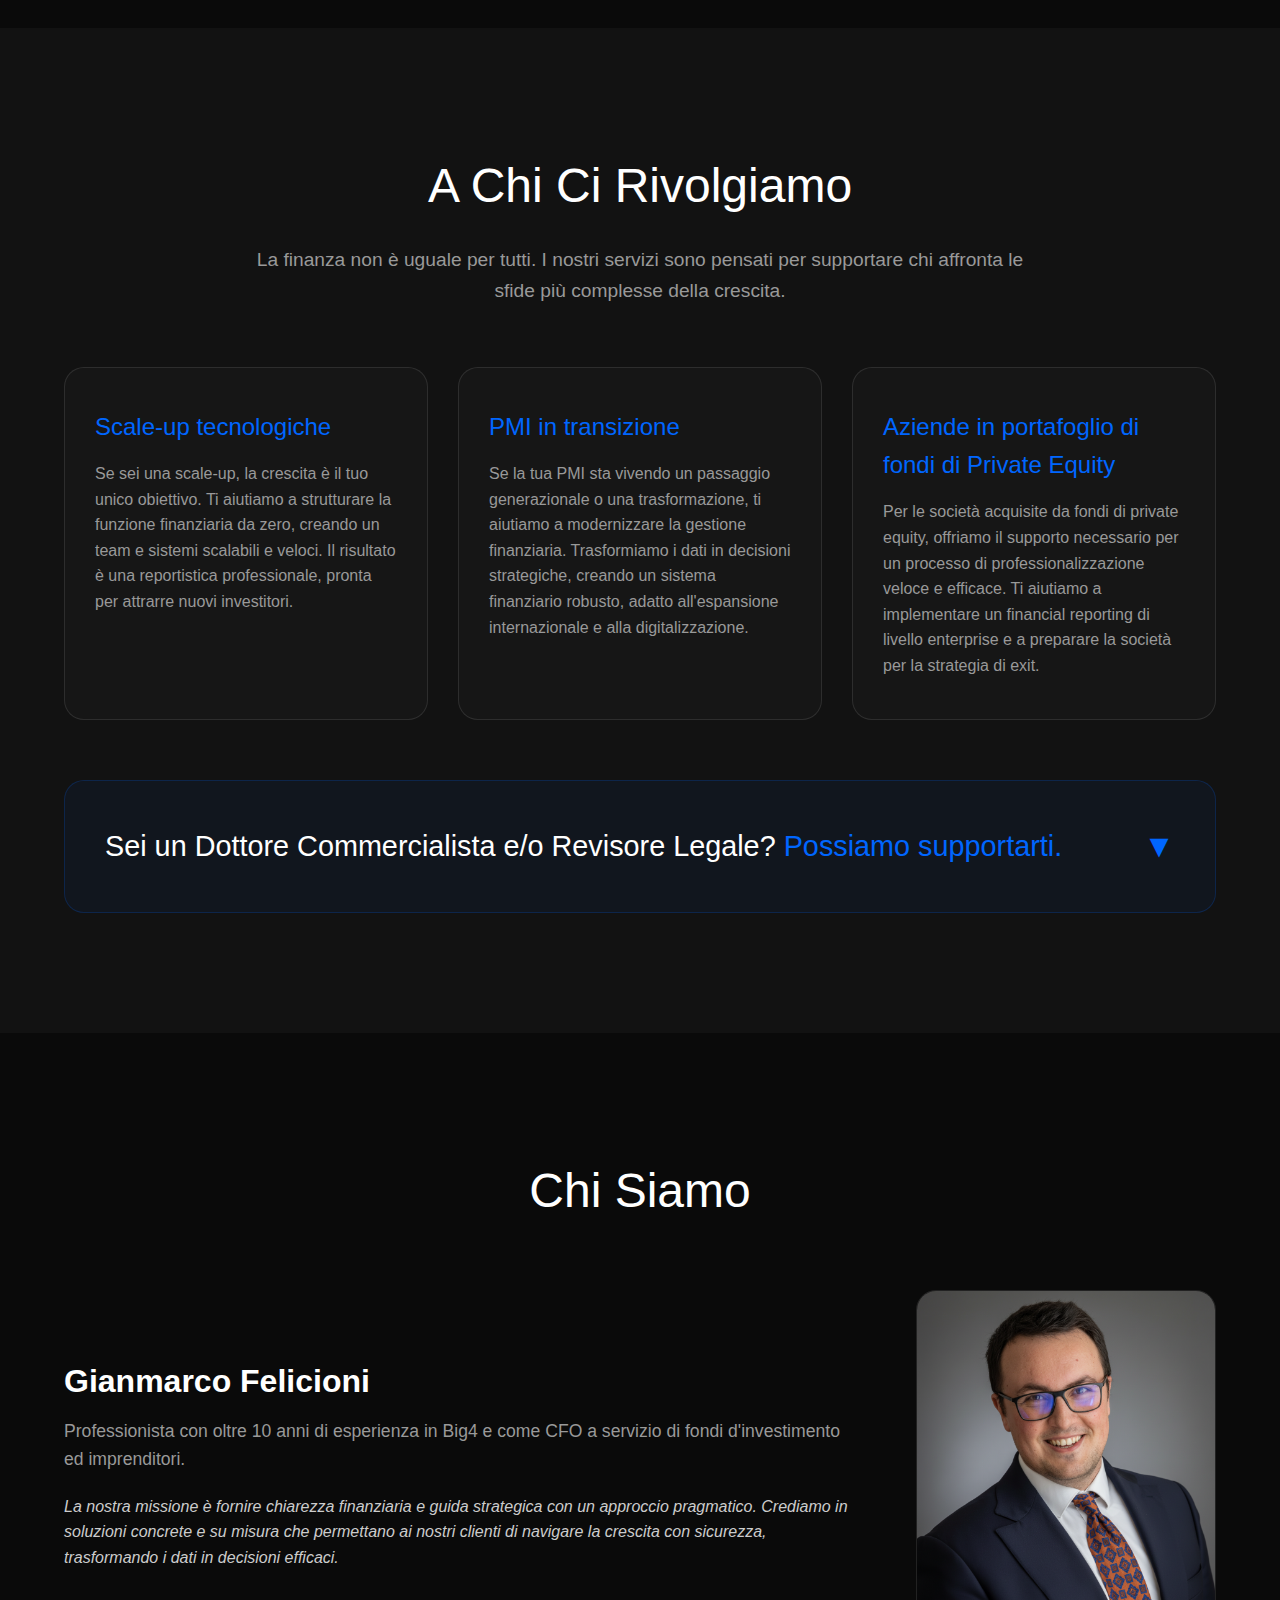
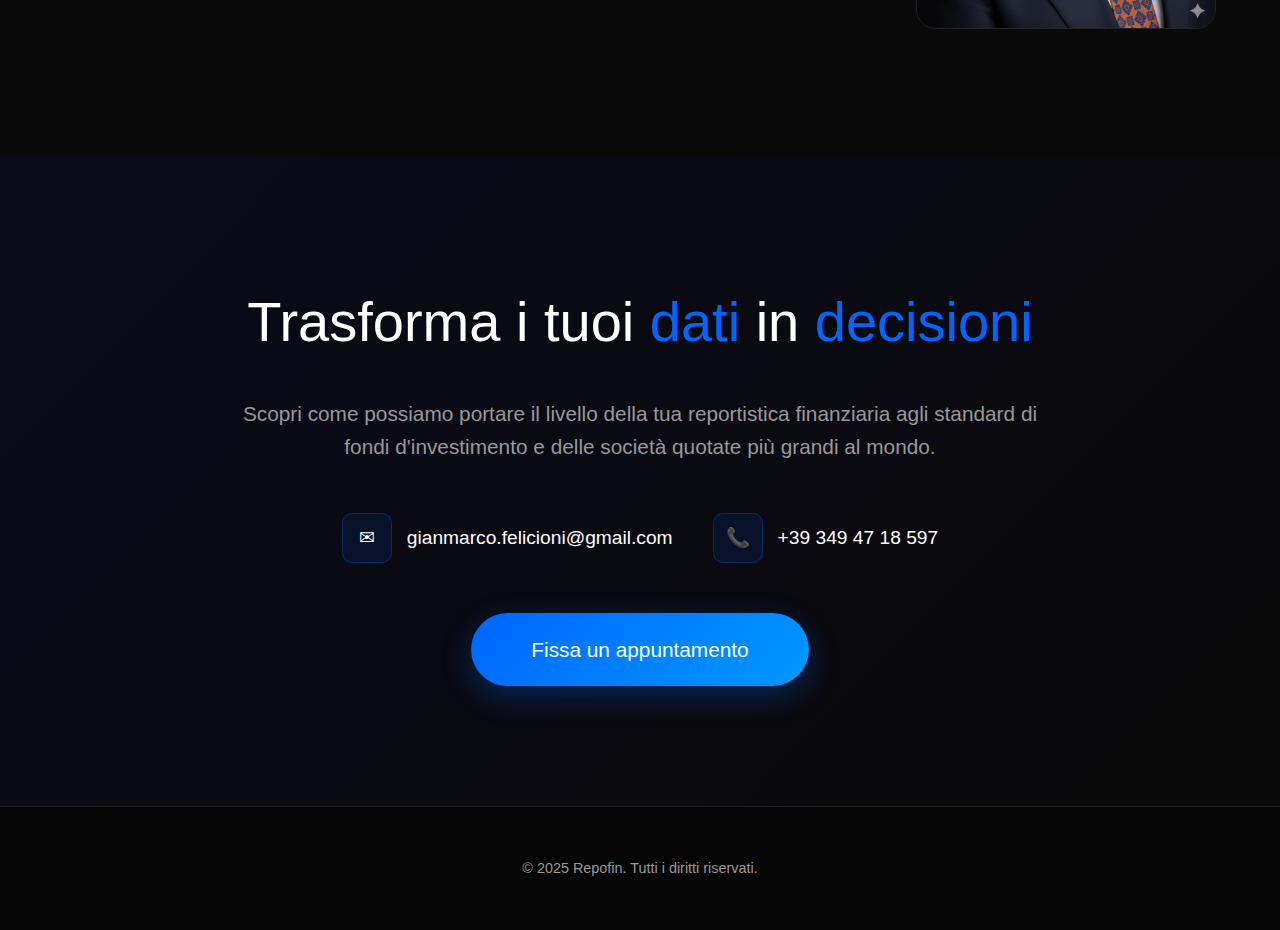
<file: index copia.html>
<!DOCTYPE html>
<html lang="it">
<head>
    <meta charset="UTF-8">
    <meta name="viewport" content="width=device-width, initial-scale=1.0">
    <title>Repofin - Financial Management - Gianmarco Felicioni</title>
    <link rel="icon" href="favicon.png" type="image/png">
    <link rel="stylesheet" href="style.css">
</head>
<body>

    <header class="main-header">
        <div class="container">
            <a href="#" class="logo">Repofin</a>
            <nav class="main-nav">
                <ul>
                    <li><a href="#services" data-key="navServices"></a></li>
                    <li><a href="#how-it-works" data-key="navHowItWorks"></a></li>
                    <li><a href="#clients" data-key="navClients"></a></li>
                    <li><a href="#about-us" data-key="navAboutUs"></a></li>
                    <li><a href="#contact" data-key="navContact"></a></li>
                </ul>
            </nav>
            <div class="lang-switcher">
                <a href="#" id="lang-it">ITA</a> / <a href="#" id="lang-en">ENG</a>
            </div>
            <a href="https://calendar.repofin.it/" target="_blank" rel="noopener noreferrer" class="nav-cta-button" data-key="navCtaButton"></a>
        </div>
    </header>

    <!-- Section 1: Hero -->
    <section id="home" class="hero-section">
        <div class="container">
            <div class="hero-content">
                <h1 class="hero-title" data-key="heroTitle"></h1>
                <p class="hero-subtitle" data-key="heroSubtitle"></p>
                <p class="hero-intro" data-key="heroIntro"></p>
                <a href="#services" class="hero-cta-button" data-key="heroCtaButton"></a>
            </div>
        </div>
    </section>

    <!-- Section 2: Challenges We Solve -->
    <section id="challenges" class="content-section">
        <div class="container">
            <h2 class="section-title" data-key="challengesTitle"></h2>
            <p class="section-subtitle" data-key="challengesSubtitle"></p>
            <div class="problem-list">
                <div class="problem-item">
                    <div class="problem-icon">✓</div>
                    <div class="problem-text">
                        <h3 class="problem-title" data-key="challenge1Title"></h3>
                        <p class="problem-desc" data-key="challenge1Desc"></p>
                    </div>
                </div>
                <div class="problem-item">
                    <div class="problem-icon">✓</div>
                    <div class="problem-text">
                        <h3 class="problem-title" data-key="challenge2Title"></h3>
                        <p class="problem-desc" data-key="challenge2Desc"></p>
                    </div>
                </div>
                <div class="problem-item">
                    <div class="problem-icon">✓</div>
                    <div class="problem-text">
                        <h3 class="problem-title" data-key="challenge3Title"></h3>
                        <p class="problem-desc" data-key="challenge3Desc"></p>
                    </div>
                </div>
                <div class="problem-item">
                    <div class="problem-icon">✓</div>
                    <div class="problem-text">
                        <h3 class="problem-title" data-key="challenge4Title"></h3>
                        <p class="problem-desc" data-key="challenge4Desc"></p>
                    </div>
                </div>
            </div>
        </div>
    </section>

    <!-- Section 3: Our Services -->
    <section id="services" class="content-section">
        <div class="container">
            <h2 class="section-title" data-key="servicesTitle"></h2>
            <p class="solution-subtitle" data-key="servicesSubtitle"></p>
            <p class="customization-note" data-key="servicesCustomNote"></p>
            
            <div class="services-container">
                <div class="service-tier featured">
                    <h3 class="service-name" data-key="service1Name"></h3>
                    <p class="service-subtitle" data-key="service1Subtitle"></p>
                    <ul class="service-features">
                        <li data-key="service1Feat1"></li>
                        <li data-key="service1Feat2"></li>
                        <li data-key="service1Feat3"></li>
                        <li data-key="service1Feat4"></li>
                    </ul>
                </div>
                <div class="service-tier featured">
                    <h3 class="service-name" data-key="service2Name"></h3>
                    <p class="service-subtitle" data-key="service2Subtitle"></p>
                    <ul class="service-features">
                        <li data-key="service2Feat1"></li>
                        <li data-key="service2Feat2"></li>
                        <li data-key="service2Feat3"></li>
                        <li data-key="service2Feat4"></li>
                        <li data-key="service2Feat5"></li>
                    </ul>
                </div>
                <div class="service-tier featured">
                    <h3 class="service-name" data-key="service3Name"></h3>
                    <p class="service-subtitle" data-key="service3Subtitle"></p>
                    <ul class="service-features">
                        <li data-key="service3Feat1"></li>
                        <li data-key="service3Feat2"></li>
                        <li data-key="service3Feat3"></li>
                        <li data-key="service3Feat4"></li>
                        <li data-key="service3Feat5"></li>
                    </ul>
                </div>
            </div>
        </div>
    </section>

    <!-- Section 3.5: Areas of Intervention -->
    <section id="areas" class="content-section">
        <div class="container">
            <h2 class="section-title" data-key="areasTitle"></h2>
            <p class="section-subtitle" data-key="areasSubtitle"></p>
            <div class="intervention-list">
                <div class="intervention-item">
                    <h4 data-key="area1Title"></h4>
                    <p data-key="area1Desc"></p>
                </div>
                <div class="intervention-item">
                    <h4 data-key="area2Title"></h4>
                    <p data-key="area2Desc"></p>
                </div>
                <div class="intervention-item">
                    <h4 data-key="area3Title"></h4>
                    <p data-key="area3Desc"></p>
                </div>
                <div class="intervention-item">
                    <h4 data-key="area4Title"></h4>
                    <p data-key="area4Desc"></p>
                </div>
                <div class="intervention-item">
                    <h4 data-key="area5Title"></h4>
                    <p data-key="area5Desc"></p>
                </div>
                <div class="intervention-item">
                    <h4 data-key="area6Title"></h4>
                    <p data-key="area6Desc"></p>
                </div>
            </div>
        </div>
    </section>

    <!-- Section 4: How It Works -->
    <section id="how-it-works" class="content-section">
        <div class="container">
            <h2 class="section-title" data-key="howTitle"></h2>
            <div class="process-timeline">
                <div class="process-line"></div>
                <div class="process-steps">
                    <div class="process-step">
                        <div class="step-number">1</div>
                        <h3 class="step-title" data-key="how1Title"></h3>
                        <p class="step-desc" data-key="how1Desc"></p>
                    </div>
                    <div class="process-step">
                        <div class="step-number">2</div>
                        <h3 class="step-title" data-key="how2Title"></h3>
                        <p class="step-desc" data-key="how2Desc"></p>
                    </div>
                    <div class="process-step">
                        <div class="step-number">3</div>
                        <h3 class="step-title" data-key="how3Title"></h3>
                        <p class="step-desc" data-key="how3Desc"></p>
                    </div>
                    <div class="process-step">
                        <div class="step-number">4</div>
                        <h3 class="step-title" data-key="how4Title"></h3>
                        <p class="step-desc" data-key="how4Desc"></p>
                    </div>
                </div>
            </div>
        </div>
    </section>

    <!-- Section 5: Our Clients -->
    <section id="clients" class="content-section">
        <div class="container">
            <h2 class="section-title" data-key="clientsTitle"></h2>
            <p class="section-subtitle" data-key="clientsSubtitle"></p>
            <div class="clients-grid">
                <div class="client-card">
                    <h3 class="client-title" data-key="client1Title"></h3>
                    <p class="client-desc" data-key="client1Desc"></p>
                </div>
                <div class="client-card">
                    <h3 class="client-title" data-key="client2Title"></h3>
                    <p class="client-desc" data-key="client2Desc"></p>
                </div>
                <div class="client-card">
                    <h3 class="client-title" data-key="client3Title"></h3>
                    <p class="client-desc" data-key="client3Desc"></p>
                </div>
            </div>

            <div class="professional-box">
                <div class="professional-box-header">
                    <h3 data-key="profHeader"></h3>
                    <span class="arrow">▼</span>
                </div>
                <div class="professional-box-content">
                    <div class="content-grid">
                        <div class="content-col">
                            <h4 data-key="profCol1Title"></h4>
                            <p data-key="profCol1Desc"></p>
                        </div>
                        <div class="content-col">
                            <h4 data-key="profCol2Title"></h4>
                            <p data-key="profCol2Desc"></p>
                            <ul>
                                <li data-key="profCol2Li1"></li>
                                <li data-key="profCol2Li2"></li>
                                <li data-key="profCol2Li3"></li>
                                <li data-key="profCol2Li4"></li>
                            </ul>
                        </div>
                    </div>
                </div>
            </div>
        </div>
    </section>

    <!-- Section 7: About Us -->
    <section id="about-us" class="content-section">
        <div class="container">
            <h2 class="section-title" data-key="aboutTitle"></h2>
            <div class="about-us-content">
                <div class="founder-bio">
                    <h3 class="founder-name" data-key="aboutName"></h3>
                    <p class="founder-title" data-key="aboutJobTitle"></p>
                    <p class="mission-statement" data-key="aboutMission"></p>
                </div>
                <div class="headshot">
                    <img src="headshot.png" alt="Gianmarco Felicioni Headshot">
                </div>
            </div>
        </div>
    </section>

    <!-- Section 8: Contact -->
    <section id="contact" class="cta-section">
        <div class="container">
            <h2 class="cta-title" data-key="ctaTitle"></h2>
            <p class="cta-subtitle" data-key="ctaSubtitle"></p>
            <div class="contact-info">
                <div class="contact-item">
                    <div class="contact-icon">✉</div>
                    <a id="email-link" href="#" style="color: inherit; text-decoration: none;"></a>
                </div>
                <div class="contact-item">
                    <div class="contact-icon">📞</div>
                    <a id="phone-link" href="#" style="color: inherit; text-decoration: none;"></a>
                </div>
            </div>
            <a href="https://calendar.repofin.it/" target="_blank" rel="noopener noreferrer" class="cta-button" data-key="ctaButton"></a>
        </div>
    </section>

    <footer class="main-footer">
        <div class="container">
            <div class="footer-copyright">
                <p data-key="footerCopyright"></p>
            </div>
        </div>
    </footer>

    <a href="#" class="scroll-to-top"></a>
    <div class="theme-switch-wrapper">
        <label class="theme-switch" for="checkbox">
            <input type="checkbox" id="checkbox" />
            <div class="slider round"></div>
        </label>
    </div>
    <script>
        document.addEventListener('DOMContentLoaded', () => {

            // --- TRANSLATION LOGIC --- //
            const translations = {
              en: {
                navServices: "Services",
                navHowItWorks: "How It Works",
                navClients: "Clients",
                navAboutUs: "About Us",
                navContact: "Contact",
                navCtaButton: "Book a Meeting",
                heroTitle: "Clear Data, Confident Decisions.",
                heroSubtitle: "The financial management solutions your company deserves",
                heroIntro: "We turn financial data into growth decisions. With our services in reporting, planning, analysis, budgeting, forecasting, and business intelligence — powered by AI — you get the strategic guidance of an expert CFO at a fraction of the cost.",
                heroCtaButton: "Discover Our Services",
                challengesTitle: "Overcome the Challenges of Growth",
                challengesSubtitle: "Growth brings challenges, especially for finance. Here are the problems we solve:",
                challenge1Title: "High Costs",
                challenge1Desc: "A full-time CFO is too expensive for most companies. With us, you get top-tier expertise at a fraction of the cost.",
                challenge2Title: "Confusing Data",
                challenge2Desc: "Without monthly reporting, making informed decisions is impossible. We give you a clear view of your numbers, every month.",
                challenge3Title: "Lost Margins",
                challenge3Desc: "Not knowing where you are and where you're going means missing opportunities. We help you identify and recover profit margins.",
                challenge4Title: "Growth Stoppage",
                challenge4Desc: "Without professional reporting, it's hard to attract investors and close important deals. We prepare you to scale and make the leap.",
                servicesTitle: "Our Services",
                servicesSubtitle: "Enterprise solutions accessible to SMEs and scale-ups.",
                servicesCustomNote: "Have specific needs? All our packages are flexible and can be customized.",
                service1Name: "Essential Reporting",
                service1Subtitle: "Clarity",
                service2Name: "Senior Analyst",
                service2Subtitle: "Growth",
                service3Name: "Fractional CFO",
                service3Subtitle: "Strategy",
                service1Feat1: "Creation and maintenance of the reporting system",
                service1Feat2: "Monthly budget and forecast",
                service1Feat3: "Automated dashboards",
                service1Feat4: "Monthly review call",
                service2Feat1: "Everything in the Clarity package",
                service2Feat2: "Support for strategic decisions",
                service2Feat3: "Periodic management reports",
                service2Feat4: "Board Pack (BoD) preparation",
                service2Feat5: "Periodic strategic calls",
                service3Feat1: "Everything in the Growth package",
                service3Feat2: "Execution of high-level strategic activities",
                service3Feat3: "Participation in the Board of Directors",
                service3Feat4: "Fundraising support",
                service3Feat5: "Coordination of due diligence, investors, and banks",
                areasTitle: "Our Areas of Intervention",
                areasSubtitle: "Your company needs a steady hand to grow. We provide the necessary financial and strategic support with a targeted and concrete approach. Here's how we help you navigate the future of your business.",
                area1Title: "Strategic Planning and Business Plans",
                area1Desc: "Together, we create the map to success. We develop long-term strategic plans and detailed business plans with clear, measurable goals.",
                area2Title: "Financial Planning and Economic Models",
                area2Desc: "We define precise short and long-term financial plans. We analyze company resources and forecast cash flows to optimize financial management and ensure sustainable growth.",
                area3Title: "Cost Optimization",
                area3Desc: "Efficiency is the key to profitability. We help you identify and reduce costs, optimizing business processes to improve profits and strengthen your company's competitive position.",
                area4Title: "Margin Improvement",
                area4Desc: "In a competitive market, every margin counts. We analyze your results to identify new opportunities and pricing strategies that allow you to increase profitability and improve your market position.",
                area5Title: "Quality Financial Reporting",
                area5Desc: "We create accurate and timely financial reports. Our goal is to give you a clear and actionable view of your data, reducing preparation times and providing crucial information for making informed decisions.",
                area6Title: "Support for Special Operations (M&A)",
                area6Desc: "When it's time for a big step, we are by your side. We assist you in mergers and acquisitions, joint ventures, and restructuring, managing financial and strategic due diligence to maximize the value of the operation.",
                howTitle: "How It Works",
                how1Title: "Analysis & Strategy",
                how1Desc: "Every journey begins with an in-depth analysis to understand your reality, your goals, and your challenges. Together, we define the most suitable financial strategy for your company.",
                how2Title: "Custom Solutions & Automation",
                how2Desc: "We put the strategy into practice with our solutions. We configure systems, integrate data, and automate reporting to give you a clear, real-time view.",
                how3Title: "Insights and Support",
                how3Desc: "The numbers come to life. We analyze the data and, also thanks to artificial intelligence, identify opportunities and risks that would otherwise go unnoticed. We regularly support you to discuss insights and back your strategic decisions.",
                how4Title: "Continuous Growth",
                how4Desc: "Our support doesn't stop. We work alongside you to monitor progress, adjust the course, and ensure your financial growth is constant and sustainable over time.",
                clientsTitle: "Who We Serve",
                clientsSubtitle: "Finance is not one-size-fits-all. Our services are designed to support those facing the most complex challenges of growth.",
                client1Title: "Tech Scale-ups",
                client1Desc: "If you are a scale-up, growth is your only goal. We help you structure the financial function from scratch, creating a scalable and fast team and systems. The result is professional reporting, ready to attract new investors.",
                client2Title: "SMEs in Transition",
                client2Desc: "If your SME is undergoing a generational change or a transformation, we help you modernize financial management. We turn data into strategic decisions, creating a robust financial system suitable for international expansion and digitalization.",
                client3Title: "Private Equity Portfolio Companies",
                client3Desc: "For companies acquired by private equity funds, we offer the necessary support for a fast and effective professionalization process. We help you implement enterprise-level financial reporting and prepare the company for the exit strategy.",
                profHeader: "Are you a Chartered Accountant and/or Statutory Auditor? <span class='highlight'>We can support you.</span>",
                profCol1Title: "Support for Your Clients",
                profCol1Desc: "Expand the range of services you offer. You can provide your clients with advanced reporting, financial analysis, and business intelligence solutions, increasing your firm's perceived value and creating new business opportunities.",
                profCol2Title: "Direct Support for Your Firm",
                profCol2Desc: "We assist you in your activities to manage peak workloads or complex projects. Our support includes:",
                profCol2Li1: "Drafting of technical reports (e.g., for mergers).",
                profCol2Li2: "Operational and coordination support for the board of statutory auditors.",
                profCol2Li3: "Assistance in statutory audit activities.",
                profCol2Li4: "Coordination and management of internal teams on specific projects.",
                aboutTitle: "About Us",
                aboutName: "Gianmarco Felicioni",
                aboutJobTitle: "Professional with over 10 years of experience in Big4 and as a CFO serving investment funds and entrepreneurs.",
                aboutMission: "Our mission is to provide financial clarity and strategic guidance with a pragmatic approach. We believe in concrete, tailor-made solutions that allow our clients to navigate growth with confidence, turning data into effective decisions.",
                ctaTitle: "Transform your <span class='highlight'>data</span> into <span class='highlight'>decisions</span>",
                ctaSubtitle: "Discover how we can bring your financial reporting to the standards of investment funds and the world's largest listed companies.",
                ctaButton: "Book a Meeting",
                footerCopyright: "© 2025 Repofin. All rights reserved."
              },
              it: {
                navServices: "Servizi",
                navHowItWorks: "Come Funziona",
                navClients: "Clienti",
                navAboutUs: "Chi Siamo",
                navContact: "Contatti",
                navCtaButton: "Fissa un appuntamento",
                heroTitle: "Dati chiari, decisioni sicure.",
                heroSubtitle: "Le soluzioni di financial management che la tua azienda merita",
                heroIntro: "Trasformiamo i dati finanziari in decisioni di crescita. Con i nostri servizi di reporting, planning, analysis, budgeting, forecasting, e business intelligence — potenziati da AI — ottieni la guida strategica di un CFO esperto a una frazione del costo.",
                heroCtaButton: "Scopri i Nostri Servizi",
                challengesTitle: "Supera le Sfide della Crescita",
                challengesSubtitle: "La crescita porta sfide, soprattutto per la finanza. Ecco i problemi che risolviamo:",
                challenge1Title: "Costi Elevati",
                challenge1Desc: "Un CFO a tempo pieno è troppo costoso per la maggior parte delle aziende. Con noi, ottieni competenze di alto livello a una frazione del costo.",
                challenge2Title: "Dati Confusi",
                challenge2Desc: "Senza reportistica mensile, prendere decisioni informate è impossibile. Ti diamo una visione chiara dei tuoi numeri, ogni mese.",
                challenge3Title: "Margini Persi",
                challenge3Desc: "Non sapere dove sei e dove stai andando significa perdere opportunità. Ti aiutiamo a identificare e a recuperare margini di profitto.",
                challenge4Title: "Stop alla Crescita",
                challenge4Desc: "Senza un reporting professionale, è difficile attirare investitori e chiudere operazioni importanti. Ti prepariamo a scalare e a fare il grande salto.",
                servicesTitle: "I Nostri Servizi",
                servicesSubtitle: "Soluzioni enterprise accessibili a PMI e scale-up.",
                servicesCustomNote: "Hai esigenze specifiche? Tutti i nostri pacchetti sono flessibili e possono essere personalizzati.",
                service1Name: "Reportistica Base",
                service1Subtitle: "Clarity",
                service2Name: "Senior Analyst",
                service2Subtitle: "Growth",
                service3Name: "Fractional CFO",
                service3Subtitle: "Strategy",
                service1Feat1: "Creazione e mantenimento del sistema di reporting",
                service1Feat2: "Budget e forecast mensili",
                service1Feat3: "Dashboard automatiche",
                service1Feat4: "Call mensile di review",
                service2Feat1: "Tutto il pacchetto Clarity",
                service2Feat2: "Supporto per le decisioni strategiche",
                service2Feat3: "Report gestionali periodici",
                service2Feat4: "Preparazione del Board Pack (CdA)",
                service2Feat5: "Call periodiche strategiche",
                service3Feat1: "Tutto il pacchetto Growth",
                service3Feat2: "Svolgimento di attività strategiche ad alto livello",
                service3Feat3: "Partecipazione al CdA",
                service3Feat4: "Supporto per fundraising",
                service3Feat5: "Coordinamento di due diligence, investitori e banche",
                areasTitle: "Le Nostre Aree di Intervento",
                areasSubtitle: "La tua azienda ha bisogno di una guida sicura per crescere. Noi ti forniamo il supporto finanziario e strategico necessario, con un approccio mirato e concreto. Ecco come ti aiutiamo a navigare il futuro del tuo business.",
                area1Title: "Pianificazione Strategica e Business Plan",
                area1Desc: "Insieme, creiamo la mappa del successo. Sviluppiamo piani strategici a lungo termine e business plan dettagliati, con obiettivi chiari e misurabili.",
                area2Title: "Pianificazione Finanziaria e Modelli Economici",
                area2Desc: "Definiamo piani finanziari precisi a breve e lungo termine. Analizziamo le risorse aziendali e prevediamo i flussi di cassa, per ottimizzare la gestione finanziaria e garantire una crescita sostenibile.",
                area3Title: "Ottimizzazione dei Costi",
                area3Desc: "L'efficienza è la chiave della redditività. Ti aiutiamo a identificare e ridurre i costi, ottimizzando i processi aziendali per migliorare i profitti e rafforzare la posizione competitiva della tua azienda.",
                area4Title: "Aumento della Marginalità",
                area4Desc: "In un mercato competitivo, ogni margine conta. Analizziamo i tuoi risultati per identificare nuove opportunità e strategie di prezzo che ti permettano di aumentare la redditività e migliorare la tua posizione sul mercato.",
                area5Title: "Reportistica Finanziaria di Qualità",
                area5Desc: "Creiamo report finanziari accurati e puntuali. Il nostro obiettivo è darti una visione chiara e azionabile dei tuoi dati, riducendo i tempi di preparazione e fornendo informazioni cruciali per prendere decisioni informate.",
                area6Title: "Supporto Operazioni Straordinarie (M&A)",
                area6Desc: "Quando è il momento di un grande passo, siamo al tuo fianco. Ti affianchiamo in operazioni di fusioni e acquisizioni, joint venture e ristrutturazioni, gestendo la due diligence finanziaria e strategica per massimizzare il valore dell'operazione.",
                howTitle: "Come Funziona",
                how1Title: "Analisi & Strategia",
                how1Desc: "Ogni percorso inizia con un'analisi approfondita per capire la tua realtà, i tuoi obiettivi e le tue sfide. Definiamo insieme la strategia finanziaria più adatta alla tua azienda.",
                how2Title: "Soluzioni su Misura & Automazione",
                how2Desc: "Mettiamo in pratica la strategia con le nostre soluzioni. Configuriamo i sistemi, integriamo i dati e automatizziamo la reportistica per darti una visione chiara e in tempo reale.",
                how3Title: "Insight e Affiancamento",
                how3Desc: "I numeri prendono vita. Analizziamo i dati e, anche grazie all'intelligenza artificiale, identifichiamo opportunità e rischi che altrimenti passerebbero inosservati. Ti affianchiamo regolarmente per discutere gli insights e supportare le tue decisioni strategiche.",
                how4Title: "Crescita Continua",
                how4Desc: "Il nostro supporto non si ferma. Lavoriamo al tuo fianco per monitorare i progressi, aggiustare la rotta e garantire che la tua crescita finanziaria sia costante e sostenibile nel tempo.",
                clientsTitle: "A Chi Ci Rivolgiamo",
                clientsSubtitle: "La finanza non è uguale per tutti. I nostri servizi sono pensati per supportare chi affronta le sfide più complesse della crescita.",
                client1Title: "Scale-up tecnologiche",
                client1Desc: "Se sei una scale-up, la crescita è il tuo unico obiettivo. Ti aiutiamo a strutturare la funzione finanziaria da zero, creando un team e sistemi scalabili e veloci. Il risultato è una reportistica professionale, pronta per attrarre nuovi investitori.",
                client2Title: "PMI in transizione",
                client2Desc: "Se la tua PMI sta vivendo un passaggio generazionale o una trasformazione, ti aiutiamo a modernizzare la gestione finanziaria. Trasformiamo i dati in decisioni strategiche, creando un sistema finanziario robusto, adatto all'espansione internazionale e alla digitalizzazione.",
                client3Title: "Aziende in portafoglio di fondi di Private Equity",
                client3Desc: "Per le società acquisite da fondi di private equity, offriamo il supporto necessario per un processo di professionalizzazione veloce e efficace. Ti aiutiamo a implementare un financial reporting di livello enterprise e a preparare la società per la strategia di exit.",
                profHeader: "Sei un Dottore Commercialista e/o Revisore Legale? <span class='highlight'>Possiamo supportarti.</span>",
                profCol1Title: "Supporto per i tuoi clienti",
                profCol1Desc: "Amplia la gamma di servizi che offri. Puoi proporre ai tuoi clienti soluzioni di reporting avanzato, analisi finanziaria e business intelligence, aumentando il valore percepito del tuo studio e creando nuove opportunità di business.",
                profCol2Title: "Supporto diretto al tuo studio",
                profCol2Desc: "Ti affianchiamo nelle tue attività per gestire picchi di lavoro o progetti complessi. Il nostro supporto include:",
                profCol2Li1: "Redazione di relazioni tecniche (es. art. 2501-bis c.c. per fusioni).",
                profCol2Li2: "Supporto operativo e di coordinamento per il collegio sindacale.",
                profCol2Li3: "Affiancamento nelle attività di revisione legale.",
                profCol2Li4: "Coordinamento e gestione di team interni su progetti specifici.",
                aboutTitle: "Chi Siamo",
                aboutName: "Gianmarco Felicioni",
                aboutJobTitle: "Professionista con oltre 10 anni di esperienza in Big4 e come CFO a servizio di fondi d'investimento ed imprenditori.",
                aboutMission: "La nostra missione è fornire chiarezza finanziaria e guida strategica con un approccio pragmatico. Crediamo in soluzioni concrete e su misura che permettano ai nostri clienti di navigare la crescita con sicurezza, trasformando i dati in decisioni efficaci.",
                ctaTitle: "Trasforma i tuoi <span class='highlight'>dati</span> in <span class='highlight'>decisioni</span>",
                ctaSubtitle: "Scopri come possiamo portare il livello della tua reportistica finanziaria agli standard di fondi d'investimento e delle società quotate più grandi al mondo.",
                ctaButton: "Fissa un appuntamento",
                footerCopyright: "© 2025 Repofin. Tutti i diritti riservati."
              }
            };

            const langItBtn = document.getElementById('lang-it');
            const langEnBtn = document.getElementById('lang-en');

            const setLanguage = (lang) => {
                document.documentElement.lang = lang;
                localStorage.setItem('language', lang);

                document.querySelectorAll('[data-key]').forEach(element => {
                    const key = element.getAttribute('data-key');
                    if (translations[lang][key]) {
                        element.innerHTML = translations[lang][key];
                    }
                });

                if (lang === 'it') {
                    langItBtn.classList.add('active');
                    langEnBtn.classList.remove('active');
                } else {
                    langEnBtn.classList.add('active');
                    langItBtn.classList.remove('active');
                }
            };

            langItBtn.addEventListener('click', (e) => {
                e.preventDefault();
                setLanguage('it');
            });

            langEnBtn.addEventListener('click', (e) => {
                e.preventDefault();
                setLanguage('en');
            });
            
            // --- END TRANSLATION LOGIC --- //


            // --- Theme Switcher --- //
            const themeSwitch = document.querySelector('#checkbox');
            const currentTheme = localStorage.getItem('theme');

            if (currentTheme) {
                document.body.classList.add(currentTheme);
                if (currentTheme === 'light-mode') {
                    themeSwitch.checked = true;
                }
            }

            function switchTheme(e) {
                if (e.target.checked) {
                    document.body.classList.add('light-mode');
                    localStorage.setItem('theme', 'light-mode');
                } else {
                    document.body.classList.remove('light-mode');
                    localStorage.setItem('theme', 'dark-mode'); // Explicitly set dark mode
                }
            }

            themeSwitch.addEventListener('change', switchTheme, false);

            // --- Scroll-to-Top Button --- //
            const scrollToTopButton = document.querySelector('.scroll-to-top');
            window.addEventListener('scroll', () => {
                if (window.scrollY > 300) {
                    scrollToTopButton.classList.add('visible');
                } else {
                    scrollToTopButton.classList.remove('visible');
                }
            });

            scrollToTopButton.addEventListener('click', (e) => {
                e.preventDefault();
                window.scrollTo({ top: 0, behavior: 'smooth' });
            });

            // --- Scroll-Reveal Animations --- //
            const animatedElements = document.querySelectorAll(
                '.problem-item, .value-card, .service-tier, .process-step, .intervention-item, .client-card'
            );

            const observer = new IntersectionObserver((entries) => {
                entries.forEach((entry, index) => {
                    if (entry.isIntersecting) {
                        // Apply a staggered delay
                        setTimeout(() => {
                            entry.target.classList.add('is-visible');
                        }, index * 100); 
                        observer.unobserve(entry.target);
                    }
                });
            }, {
                threshold: 0.05
            });

            animatedElements.forEach(el => {
                observer.observe(el);
            });

            // --- Accordion for Professionals Section --- //
            const professionalBox = document.querySelector('.professional-box');
            if (professionalBox) {
                professionalBox.addEventListener('click', () => {
                    professionalBox.classList.toggle('open');
                });
            }

            // --- Set Initial Language --- //
            const savedLang = localStorage.getItem('language') || 'it';
            setLanguage(savedLang);

            // --- Contact Obfuscation --- //
            const emailUser = 'gianmarco.felicioni';
            const emailDomain = 'gmail.com';
            const emailLink = document.getElementById('email-link');
            if (emailLink) {
                emailLink.href = 'mailto:' + emailUser + '@' + emailDomain;
                emailLink.textContent = emailUser + '@' + emailDomain;
            }

            const phoneLink = document.getElementById('phone-link');
            if (phoneLink) {
                phoneLink.href = 'tel:+393494718597';
                phoneLink.textContent = '+39 349 47 18 597';
            }

        });
    </script>
</body>
</html>
</file>
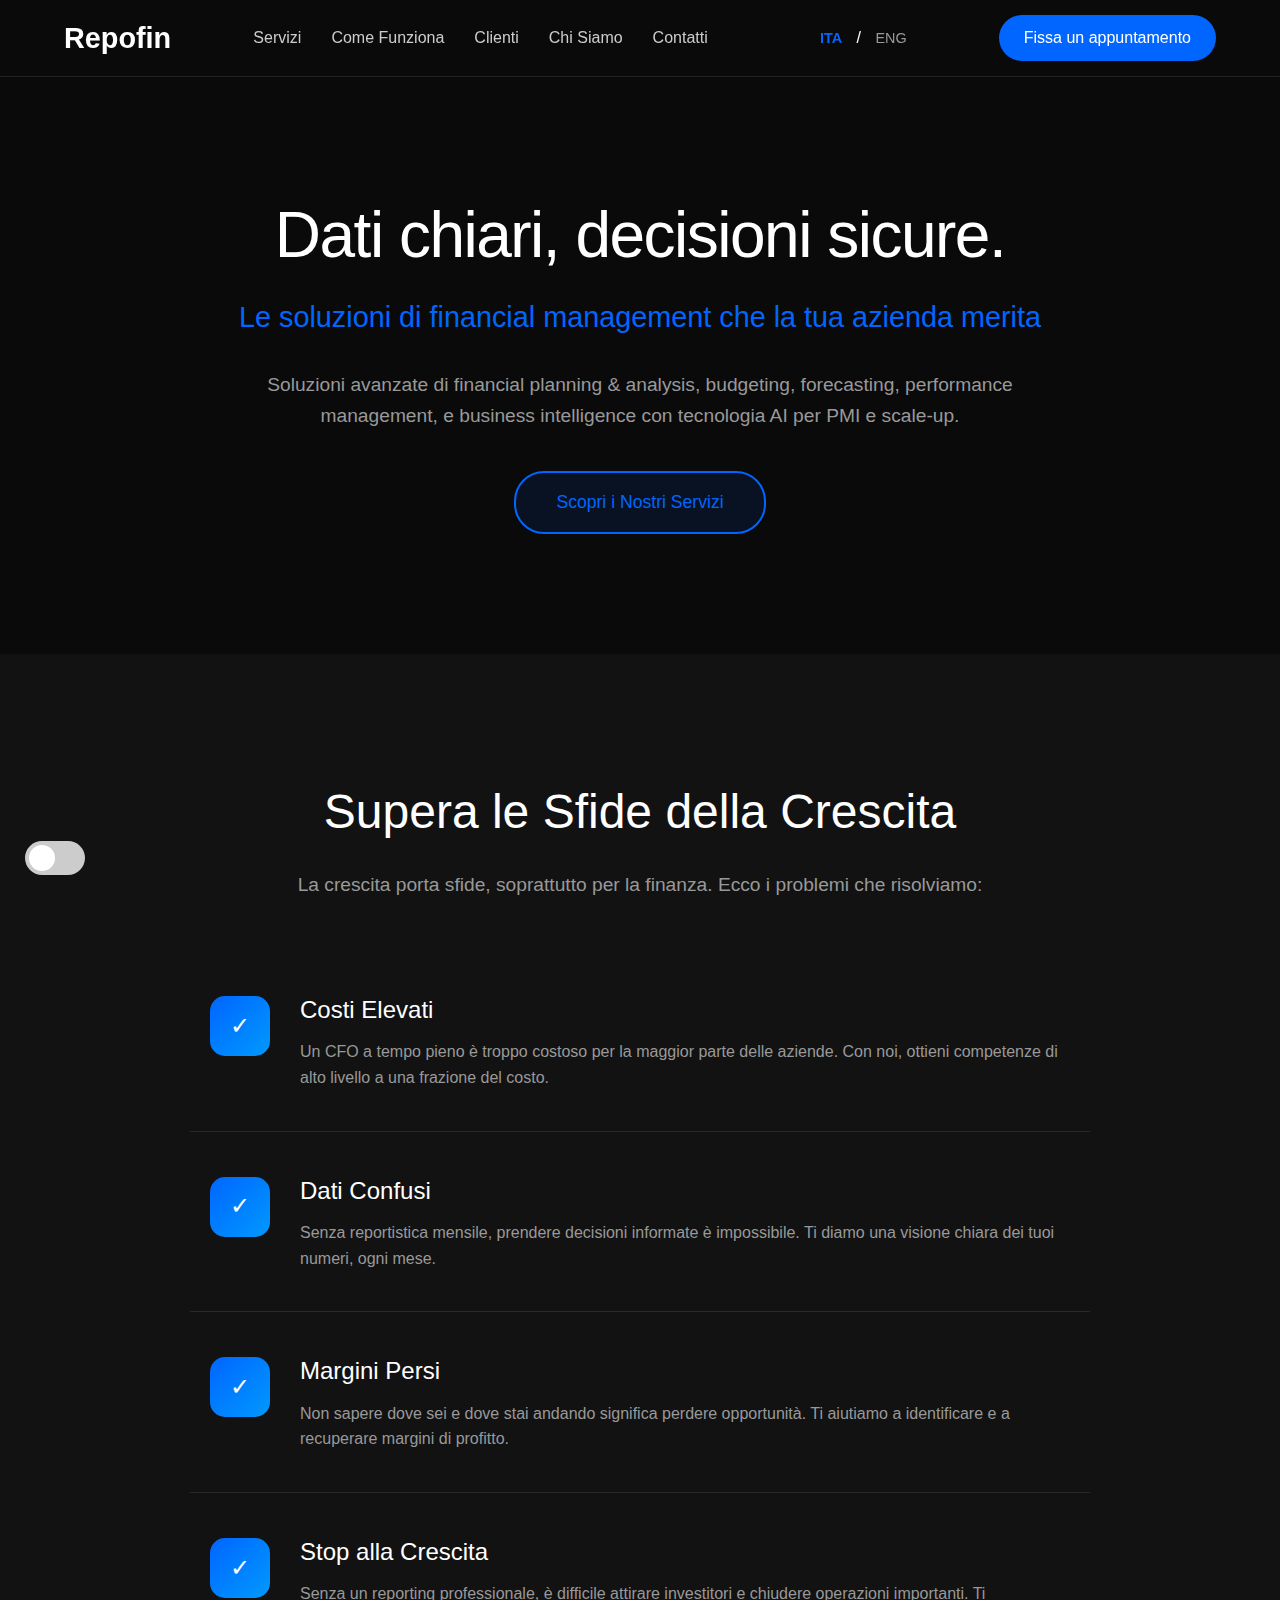
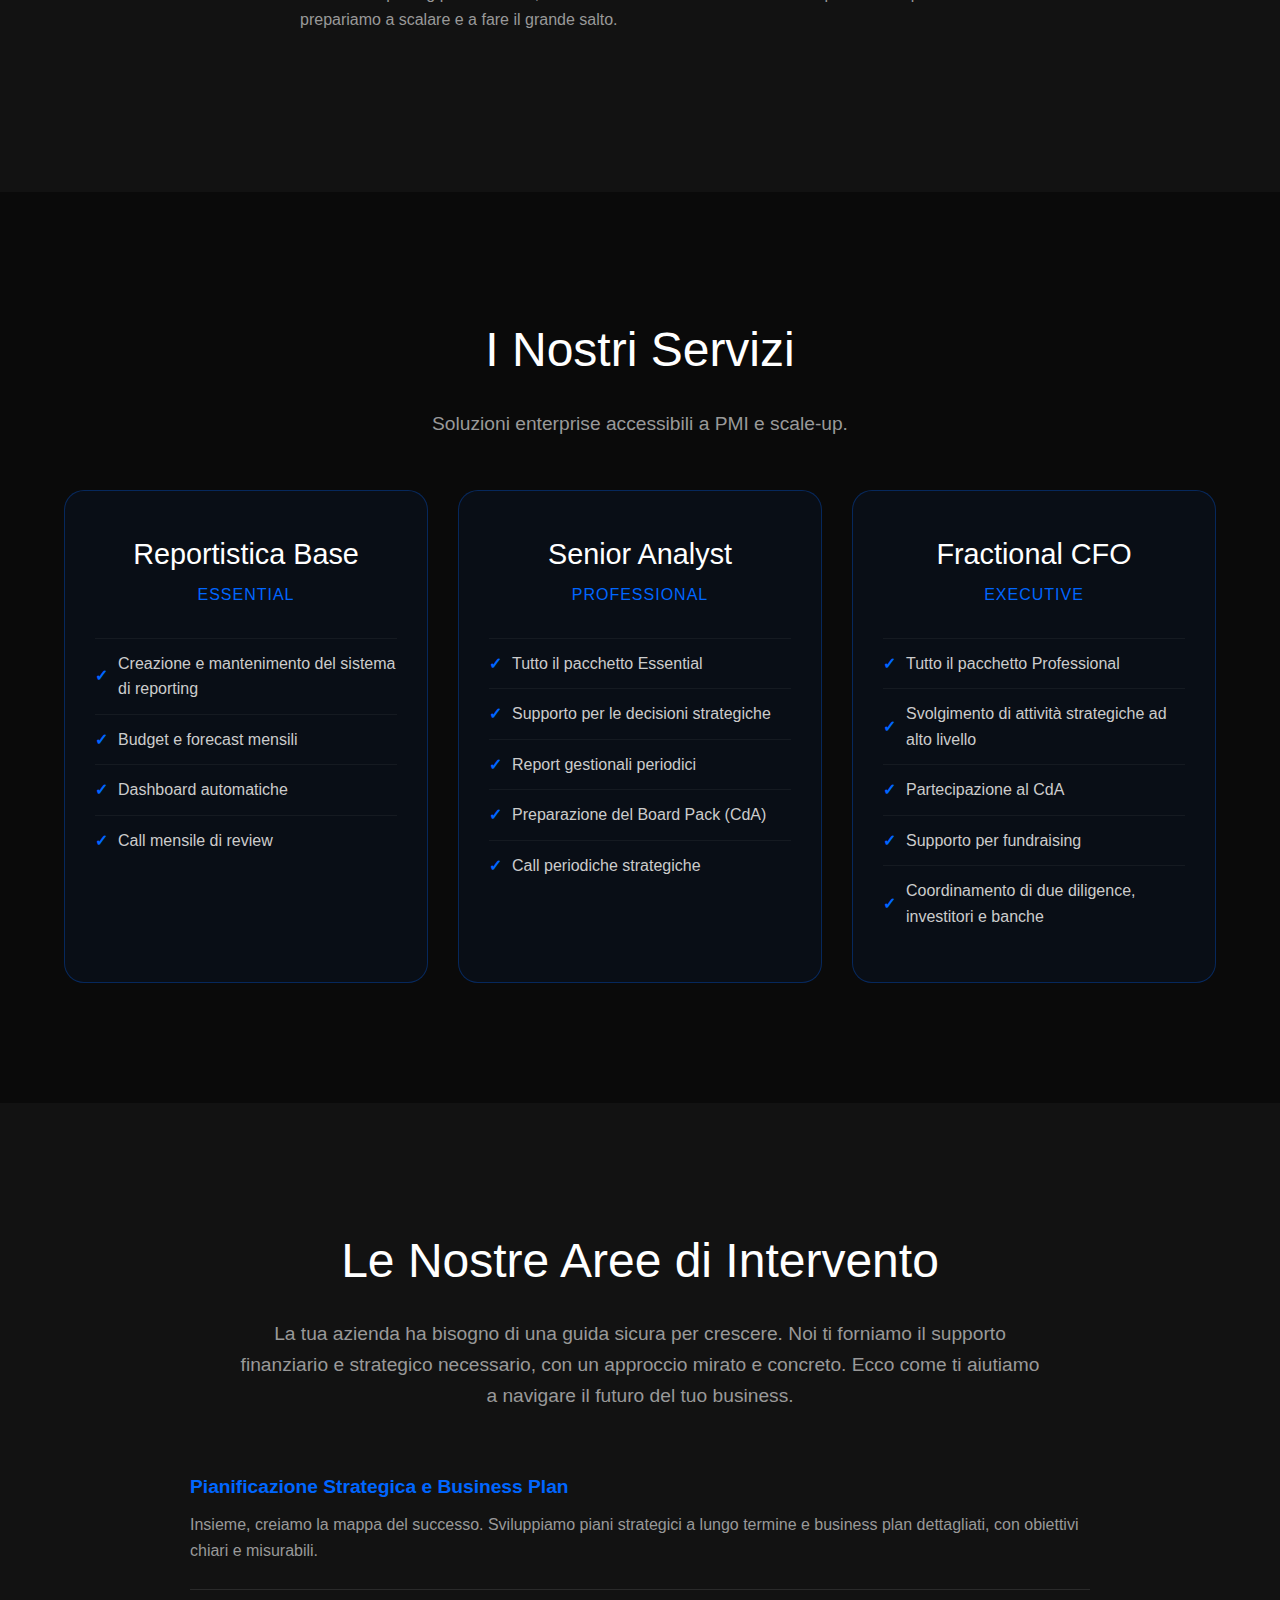
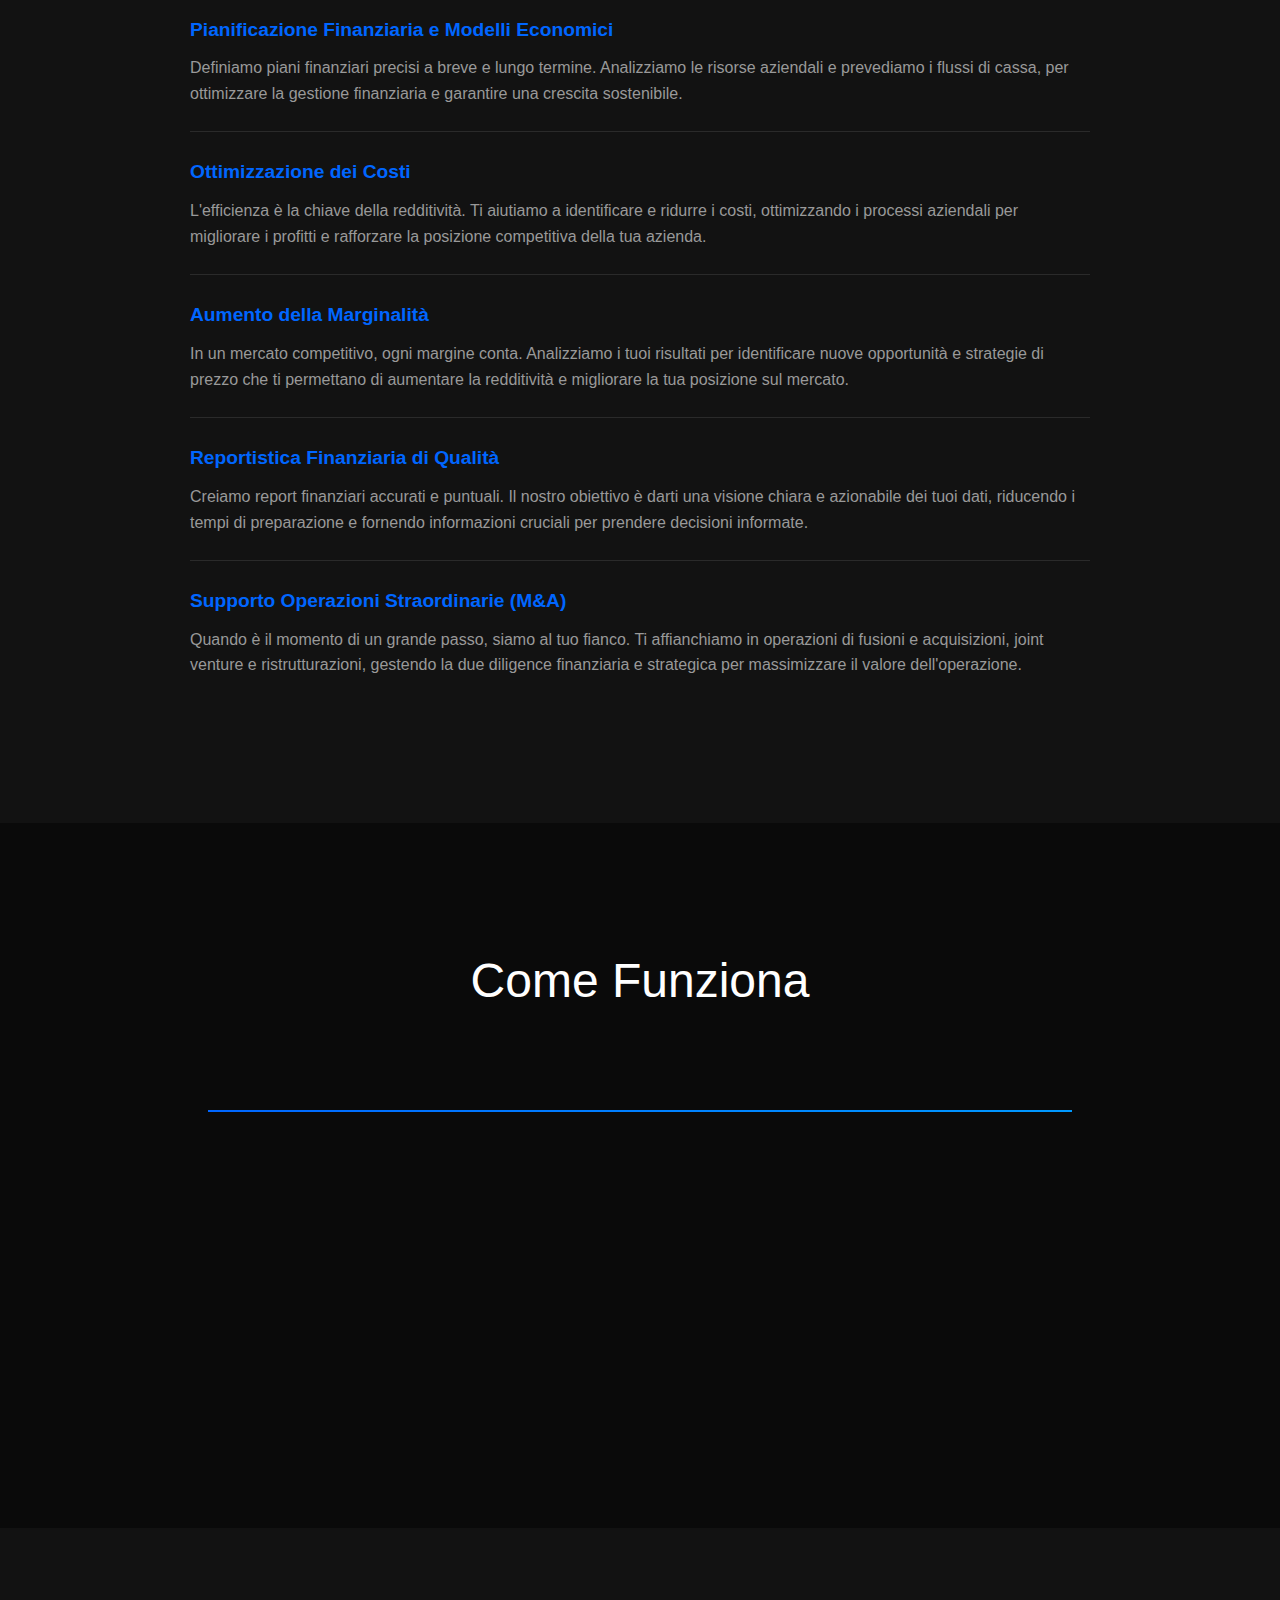
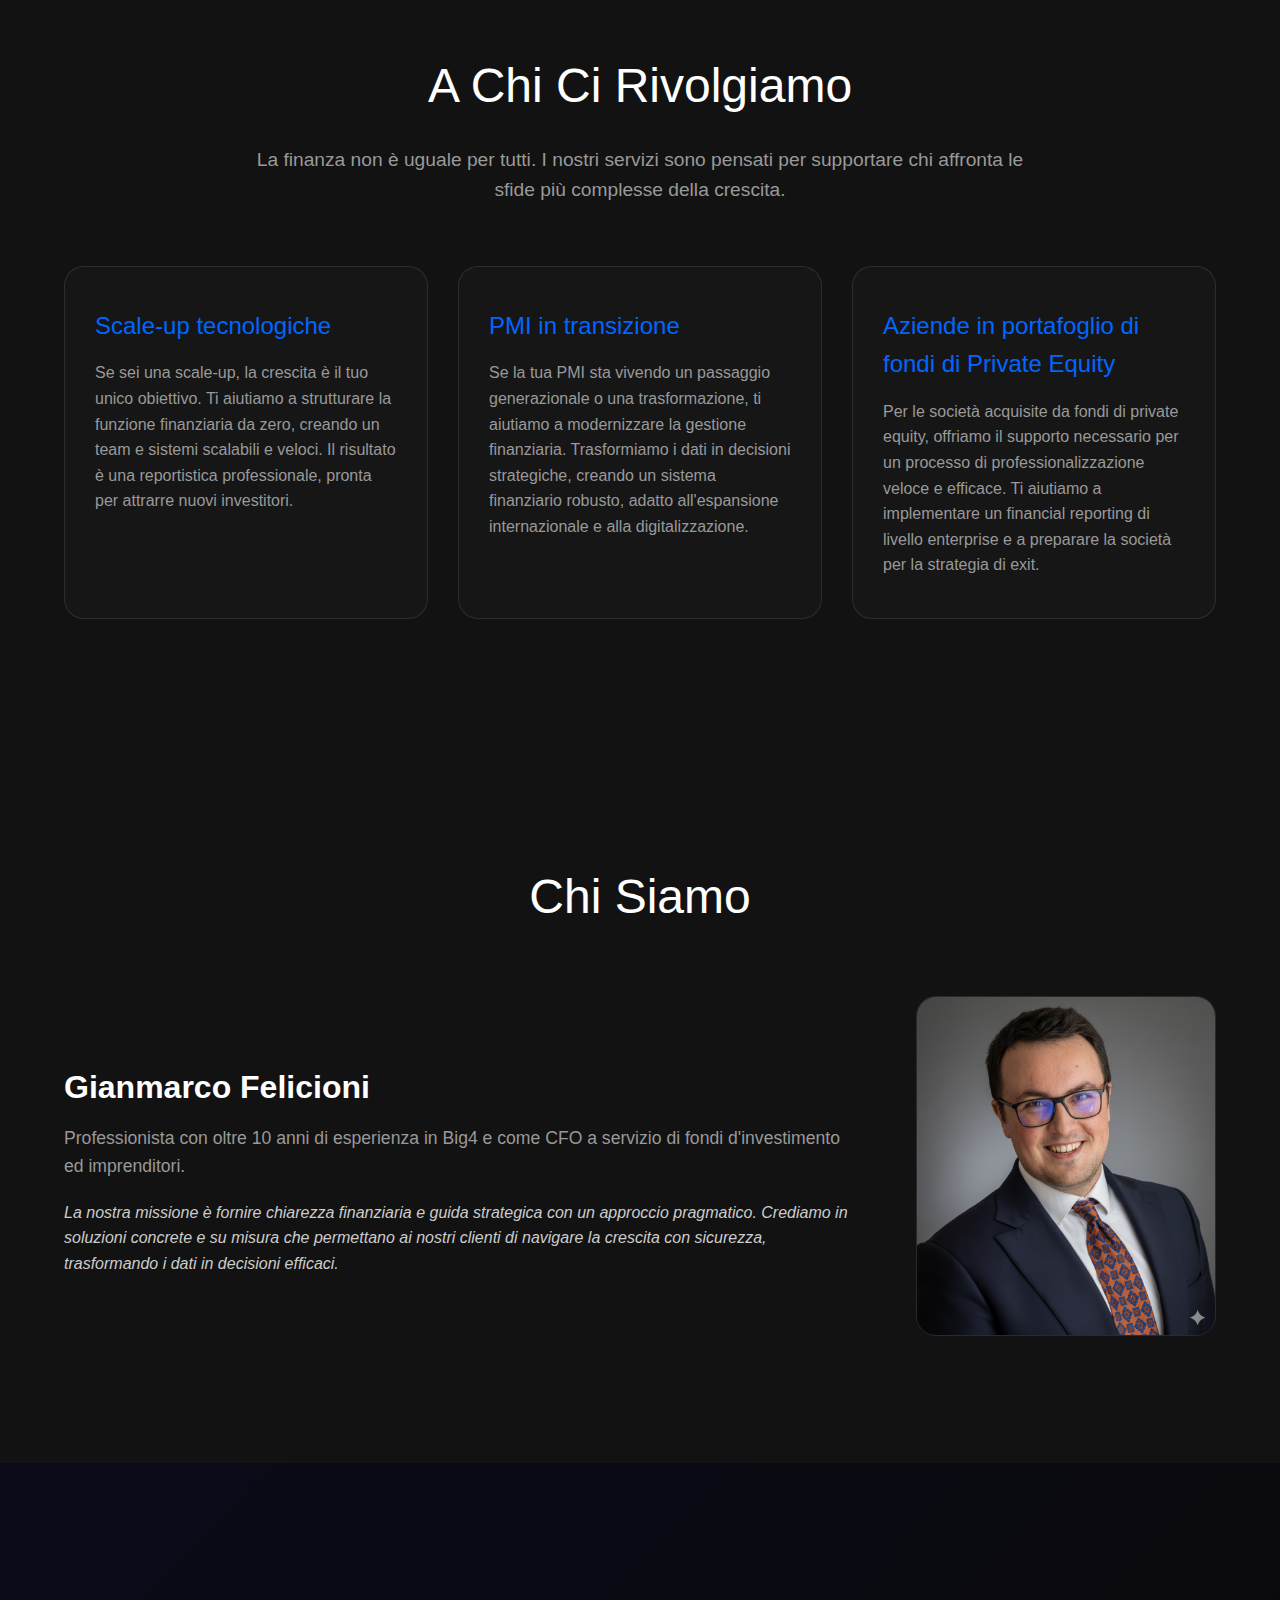
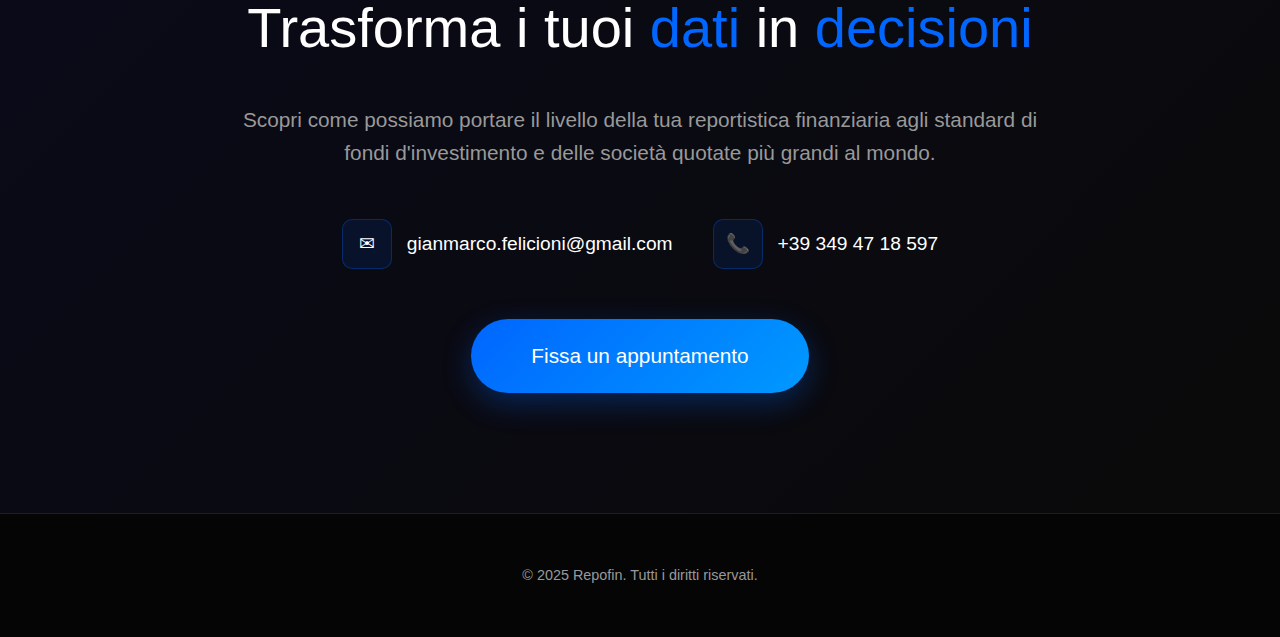
<file: repofin.html>
<!DOCTYPE html>
<html lang="it">
<head>
    <meta charset="UTF-8">
    <meta name="viewport" content="width=device-width, initial-scale=1.0">
    <title>Repofin - Financial Management - Gianmarco Felicioni</title>
    <style>
        /* --- Base & Typography --- */
        * {
            margin: 0;
            padding: 0;
            box-sizing: border-box;
        }
        
        html {
            scroll-behavior: smooth;
        }

        body {
            font-family: -apple-system, BlinkMacSystemFont, 'Segoe UI', Roboto, 'Helvetica Neue', Arial, sans-serif;
            background: #0a0a0a;
            color: #ffffff;
            overflow-x: hidden;
            line-height: 1.6;
        }

        .container {
            max-width: 1200px;
            width: 90%;
            margin: 0 auto;
            position: relative;
            z-index: 1;
        }

        .section-title {
            font-size: 3rem;
            margin-bottom: 60px;
            font-weight: 300;
            text-align: center;
        }

        .section-subtitle {
            font-size: 1.2rem;
            color: #999;
            text-align: center;
            max-width: 800px;
            margin: -40px auto 50px;
        }

        .highlight {
            color: #0066ff;
            font-weight: 500;
        }

        /* --- Header & Navigation --- */
        .main-header {
            position: sticky;
            top: 0;
            z-index: 1000;
            background: rgba(10, 10, 10, 0.85);
            backdrop-filter: blur(10px);
            -webkit-backdrop-filter: blur(10px);
            border-bottom: 1px solid rgba(255, 255, 255, 0.1);
            padding: 15px 0;
        }

        .main-header .container {
            display: flex;
            justify-content: space-between;
            align-items: center;
        }

        .logo {
            font-size: 1.8rem;
            font-weight: 600;
            color: #ffffff;
            text-decoration: none;
        }

        .main-nav ul {
            list-style: none;
            display: flex;
            gap: 30px;
        }

        .main-nav a {
            color: #ccc;
            text-decoration: none;
            font-size: 1rem;
            font-weight: 500;
            transition: color 0.3s ease;
        }

        .main-nav a:hover {
            color: #0066ff;
        }
        
        .lang-switcher {
            margin-left: 20px;
        }

        .lang-switcher a {
            color: #999;
            text-decoration: none;
            font-weight: 500;
            margin: 0 5px;
            font-size: 0.9rem;
            padding: 5px;
        }

        .lang-switcher a.active {
            color: #0066ff;
            font-weight: 700;
        }

        .nav-cta-button {
            display: inline-block;
            background: #0066ff;
            color: white;
            padding: 10px 25px;
            border-radius: 25px;
            text-decoration: none;
            font-size: 1rem;
            font-weight: 500;
            transition: all 0.3s ease;
        }

        .nav-cta-button:hover {
            background: #0052cc;
            transform: translateY(-2px);
        }

        /* --- Sections --- */
        .content-section, .hero-section, .cta-section {
            padding: 120px 0;
            position: relative;
            overflow: hidden;
        }

        #challenges, #areas, #clients, #about-us {
            background-color: #121212;
        }

        .hero-section {
            padding: 120px 0;
            text-align: center;
        }

        .hero-title {
            font-size: 4rem;
            font-weight: 400;
            letter-spacing: -1.5px;
            margin-bottom: 20px;
            line-height: 1.2;
        }

        .hero-subtitle {
            font-size: 1.8rem;
            color: #0066ff;
            font-weight: 500;
            margin-bottom: 30px;
        }

        .hero-intro {
            font-size: 1.2rem;
            color: #999;
            max-width: 800px;
            margin: 0 auto 40px;
        }

        .hero-cta-button {
            display: inline-block;
            background: rgba(0, 102, 255, 0.1);
            border: 2px solid #0066ff;
            color: #0066ff;
            padding: 15px 40px;
            border-radius: 30px;
            text-decoration: none;
            font-size: 1.1rem;
            font-weight: 500;
            transition: all 0.3s ease;
        }

        .hero-cta-button:hover {
            background: #0066ff;
            color: white;
            transform: translateY(-3px);
            box-shadow: 0 8px 20px rgba(0, 102, 255, 0.3);
        }

        /* Re-using existing component styles */
        .problem-list {
            max-width: 900px;
            margin: 0 auto;
        }

        .problem-item {
            display: flex;
            align-items: flex-start;
            gap: 30px;
            padding: 40px 20px;
            border-bottom: 1px solid rgba(255, 255, 255, 0.1);
            transition: background-color 0.3s ease;
        }

        .problem-item:last-child {
            border-bottom: none;
        }

        .problem-item:hover {
            background-color: rgba(255, 255, 255, 0.03);
        }
        
        .problem-icon {
            flex-shrink: 0;
            width: 60px;
            height: 60px;
            background: linear-gradient(135deg, #0066ff 0%, #0099ff 100%);
            border-radius: 15px;
            display: flex;
            align-items: center;
            justify-content: center;
            font-size: 24px;
            margin-top: 5px;
        }
        
        .problem-title {
            font-size: 1.5rem;
            margin-bottom: 10px;
            font-weight: 500;
        }
        
        .problem-desc {
            color: #999;
        }

        .solution-subtitle {
            font-size: 1.2rem;
            color: #999;
            text-align: center;
            max-width: 800px;
            margin: -40px auto 50px;
        }

        .intervention-list {
            max-width: 900px;
            margin: 60px auto 0;
        }

        .intervention-item {
            padding: 25px 0;
            border-bottom: 1px solid rgba(255, 255, 255, 0.1);
        }

        .intervention-item:first-child {
            padding-top: 0;
        }

        .intervention-item:last-child {
            border-bottom: none;
        }

        .intervention-item h4 {
            font-size: 1.2rem;
            font-weight: 600;
            color: #0066ff;
            margin-bottom: 10px;
        }

        .intervention-item p {
            color: #999;
        }

        .value-props {
            display: grid;
            grid-template-columns: repeat(auto-fit, minmax(250px, 1fr));
            gap: 30px;
            margin-bottom: 60px;
        }
        
        .value-card {
            text-align: center;
            padding: 30px;
            background: rgba(0, 102, 255, 0.05);
            border: 1px solid rgba(0, 102, 255, 0.2);
            border-radius: 20px;
            transition: all 0.3s ease;
        }
        
        .value-card:hover {
            transform: scale(1.05);
            background: rgba(0, 102, 255, 0.1);
        }
        
        .value-number {
            font-size: 3rem;
            font-weight: bold;
            background: linear-gradient(135deg, #0066ff 0%, #0099ff 100%);
            -webkit-background-clip: text;
            -webkit-text-fill-color: transparent;
            margin-bottom: 10px;
        }
        
        .value-label {
            font-size: 1.1rem;
            color: #ccc;
        }

        .services-container {
            display: grid;
            grid-template-columns: repeat(auto-fit, minmax(300px, 1fr));
            gap: 30px;
        }
        
        .service-tier {
            background: rgba(255, 255, 255, 0.02);
            border: 1px solid rgba(255, 255, 255, 0.1);
            border-radius: 20px;
            padding: 40px 30px;
            transition: all 0.3s ease;
        }
        
        .service-tier.featured {
            background: rgba(0, 102, 255, 0.05);
            border-color: rgba(0, 102, 255, 0.3);
        }
        
        .service-tier:hover {
            transform: translateY(-10px);
            border-color: rgba(0, 102, 255, 0.5);
        }
        
        .service-name, .service-subtitle, .service-features {
            text-align: center;
        }

        .service-name {
            font-size: 1.8rem;
            margin-bottom: 5px;
            font-weight: 500;
        }

        .service-subtitle {
            font-size: 1rem;
            color: #0066ff;
            font-weight: 500;
            margin-bottom: 30px;
            text-transform: uppercase;
            letter-spacing: 1px;
        }
        
        .service-features {
            list-style: none;
            margin-top: 30px;
            text-align: left;
        }
        
        .service-features li {
            padding: 12px 0;
            border-top: 1px solid rgba(255, 255, 255, 0.05);
            color: #ccc;
            display: flex;
            align-items: center;
        }
        
        .service-features li::before {
            content: '✓';
            color: #0066ff;
            margin-right: 10px;
            font-weight: bold;
        }

        .process-timeline {
            position: relative;
            margin-top: 60px;
        }
        
        .process-line {
            position: absolute;
            top: 30px;
            left: 12.5%;
            right: 12.5%;
            height: 2px;
            background: linear-gradient(90deg, #0066ff 0%, #0099ff 100%);
        }
        
        .process-steps {
            display: grid;
            grid-template-columns: repeat(4, 1fr);
            gap: 20px;
            position: relative;
        }
        
        .process-step, .tech-category, .segment-card {
            opacity: 0;
            transform: translateY(20px);
            transition: opacity 0.6s ease-out, transform 0.6s ease-out;
        }

        .process-step.is-visible, .tech-category.is-visible, .segment-card.is-visible {
            opacity: 1;
            transform: translateY(0);
        }

        .step-number {
            width: 60px;
            height: 60px;
            background: #0f0f0f;
            border: 3px solid #0066ff;
            border-radius: 50%;
            display: flex;
            align-items: center;
            justify-content: center;
            font-size: 1.5rem;
            font-weight: bold;
            margin: 0 auto 20px;
            position: relative;
            z-index: 1;
        }
        
        .step-title {
            font-size: 1.8rem;
            margin-bottom: 10px;
            font-weight: 500;
        }
        
        .step-desc {
            color: #999;
            font-size: 0.95rem;
        }

        .clients-grid {
            display: grid;
            grid-template-columns: repeat(3, 1fr);
            gap: 30px;
            margin-top: 60px;
        }

        .client-card {
            background: rgba(255, 255, 255, 0.02);
            border: 1px solid rgba(255, 255, 255, 0.1);
            border-radius: 20px;
            padding: 40px 30px;
            transition: all 0.3s ease;
        }

        .client-card:hover {
            transform: translateY(-5px);
            border-color: rgba(0, 102, 255, 0.3);
        }

        .client-title {
            font-size: 1.5rem;
            margin-bottom: 15px;
            font-weight: 500;
            color: #0066ff;
        }

        .client-desc {
            color: #999;
        }

        .tech-category {
            background: rgba(255, 255, 255, 0.02);
            border: 1px solid rgba(255, 255, 255, 0.1);
            border-radius: 20px;
            padding: 40px;
        }
        
        .tech-category-title {
            font-size: 1.8rem;
            margin-bottom: 30px;
            color: #0066ff;
            display: flex;
            align-items: center;
        }
        
        .tech-category-title::before {
            content: '⚡';
            margin-right: 15px;
            font-size: 1.5rem;
        }
        
        .tech-items {
            display: flex;
            flex-wrap: wrap;
            gap: 15px;
        }
        
        .tech-badge {
            background: rgba(0, 102, 255, 0.1);
            border: 1px solid rgba(0, 102, 255, 0.3);
            padding: 10px 20px;
            border-radius: 25px;
            font-size: 0.95rem;
            transition: all 0.3s ease;
        }
        
        .tech-badge:hover {
            background: rgba(0, 102, 255, 0.2);
            transform: scale(1.1);
        }

        .about-us-content {
            display: flex;
            align-items: center;
            gap: 60px;
        }

        .founder-bio {
            flex: 2;
        }

        .founder-name {
            font-size: 2rem;
            margin-bottom: 10px;
        }

        .founder-title {
            color: #999;
            font-size: 1.1rem;
            margin-bottom: 20px;
        }

        .mission-statement {
            color: #ccc;
            font-style: italic;
        }

        .headshot {
            flex: 1;
            max-width: 300px;
        }

        .headshot img {
            width: 100%;
            border-radius: 20px;
            border: 1px solid rgba(255, 255, 255, 0.1);
        }

        /* --- CTA & Footer --- */
        .cta-section {
            background: linear-gradient(135deg, #0a0a1a 0%, #0a0a0a 100%);
            text-align: center;
        }

        .cta-title {
            font-size: 3.5rem;
            margin-bottom: 30px;
            font-weight: 300;
        }
        
        .cta-subtitle {
            font-size: 1.3rem;
            color: #999;
            margin-bottom: 50px;
            line-height: 1.6;
            max-width: 800px;
            margin-left: auto;
            margin-right: auto;
        }
        
        .contact-info {
            display: flex;
            justify-content: center;
            gap: 40px;
            margin-bottom: 50px;
            flex-wrap: wrap;
        }
        
        .contact-item {
            display: flex;
            align-items: center;
            font-size: 1.2rem;
        }
        
        .contact-icon {
            width: 50px;
            height: 50px;
            background: rgba(0, 102, 255, 0.1);
            border: 1px solid rgba(0, 102, 255, 0.3);
            border-radius: 10px;
            display: flex;
            align-items: center;
            justify-content: center;
            margin-right: 15px;
        }
        
        .cta-button {
            display: inline-block;
            background: linear-gradient(135deg, #0066ff 0%, #0099ff 100%);
            color: white;
            padding: 20px 60px;
            border-radius: 50px;
            text-decoration: none;
            font-size: 1.3rem;
            font-weight: 500;
            transition: all 0.3s ease;
            box-shadow: 0 10px 30px rgba(0, 102, 255, 0.3);
        }
        
        .cta-button:hover {
            transform: translateY(-5px);
            box-shadow: 0 15px 40px rgba(0, 102, 255, 0.5);
        }

        .main-footer {
            background: #050505;
            padding: 50px 0;
            border-top: 1px solid rgba(255, 255, 255, 0.1);
            color: #999;
        }

        .main-footer .container {
            text-align: center;
        }

        .footer-copyright {
            font-size: 0.9rem;
        }

        /* --- Utilities & Animations --- */
        .scroll-to-top {
            position: fixed;
            bottom: 30px;
            right: 30px;
            width: 50px;
            height: 50px;
            background: rgba(0, 102, 255, 0.1);
            border: 1px solid rgba(0, 102, 255, 0.3);
            border-radius: 50%;
            display: flex;
            align-items: center;
            justify-content: center;
            color: #0066ff;
            font-size: 24px;
            text-decoration: none;
            opacity: 0;
            transform: translateY(100px);
            transition: all 0.3s ease;
            z-index: 1000;
        }

        .scroll-to-top.visible {
            opacity: 1;
            transform: translateY(0);
        }

        .scroll-to-top::before {
            content: '↑';
        }

        .theme-switch-wrapper {
            position: fixed;
            bottom: 25px;
            left: 25px;
            z-index: 1001;
        }

        /* (Theme switch styles remain largely the same) */
        .theme-switch { position: relative; display: inline-block; width: 60px; height: 34px; }
        .theme-switch input { opacity: 0; width: 0; height: 0; }
        .slider { position: absolute; cursor: pointer; top: 0; left: 0; right: 0; bottom: 0; background-color: #ccc; transition: .4s; }
        .slider:before { position: absolute; content: ""; height: 26px; width: 26px; left: 4px; bottom: 4px; background-color: white; transition: .4s; }
        input:checked + .slider { background-color: #0066ff; }
        input:focus + .slider { box-shadow: 0 0 1px #0066ff; }
        input:checked + .slider:before { transform: translateX(26px); }
        .slider.round { border-radius: 34px; }
        .slider.round:before { border-radius: 50%; }

        /* --- Light Mode --- */
        body.light-mode {
            background: #f0f2f5;
            color: #333;
        }
        body.light-mode .main-header { background: rgba(240, 242, 245, 0.85); border-bottom-color: rgba(0, 0, 0, 0.1); }
        body.light-mode .logo { color: #333; }
        body.light-mode .main-nav a { color: #555; }
        body.light-mode .main-nav a:hover, body.light-mode .lang-switcher a.active { color: #0066ff; }
        body.light-mode .lang-switcher a { color: #555; }
        body.light-mode .hero-title { color: #000; }
        body.light-mode .section-subtitle, body.light-mode .hero-intro, body.light-mode .problem-desc, body.light-mode .solution-subtitle, body.light-mode .step-desc, body.light-mode .cta-subtitle, body.light-mode .founder-title, body.light-mode .mission-statement { color: #666; }
        body.light-mode .problem-item { border-bottom-color: rgba(0, 0, 0, 0.1); }
        body.light-mode .problem-item:hover { background-color: rgba(0, 0, 0, 0.02); }
        body.light-mode .intervention-item { border-bottom-color: rgba(0, 0, 0, 0.1); }
        body.light-mode .intervention-item p { color: #666; }
        body.light-mode .client-card { background: #fff; border-color: rgba(0, 0, 0, 0.1); }
        body.light-mode .client-desc { color: #666; }
        body.light-mode .service-tier, body.light-mode .tech-category, body.light-mode .segment-card { background: #fff; border-color: rgba(0, 0, 0, 0.1); }
        body.light-mode .value-card { background: #fff; border-color: rgba(0, 102, 255, 0.2); }
        body.light-mode .value-label { color: #333; }
        body.light-mode .service-tier.featured { background: #fff; border-color: rgba(0, 102, 255, 0.5); }
        body.light-mode .service-features li { border-top-color: rgba(0, 0, 0, 0.05); color: #666; }
        body.light-mode .step-number { background: #f0f2f5; }
        body.light-mode .headshot img { border-color: rgba(0, 0, 0, 0.1); }
        
        body.light-mode #challenges, 
        body.light-mode #areas, 
        body.light-mode #clients,
        body.light-mode #contact {
            background: #FFFFFF;
        }
        body.light-mode #services,
        body.light-mode #how-it-works,
        body.light-mode #about-us {
            background: #F5F7FA;
        }

        /* --- Responsive --- */
        @media (max-width: 768px) {
            .main-header .container { flex-direction: column; gap: 15px; }
            .main-nav ul { gap: 20px; }
            .hero-title { font-size: 2.5rem; }
            .hero-subtitle { font-size: 1.3rem; }
            .section-title { font-size: 2.2rem; }
            .process-steps { grid-template-columns: 1fr; gap: 40px; }
            .areas-grid { grid-template-columns: 1fr; }
            .clients-grid { grid-template-columns: 1fr; }
            .process-line { display: none; }
            .about-us-content { flex-direction: column; }
            .headshot-placeholder { width: 100%; height: 250px; }
        }
    </style>
</head>
<body>

    <header class="main-header">
        <div class="container">
            <a href="#" class="logo">Repofin</a>
            <nav class="main-nav">
                <ul>
                    <li><a href="#services" data-key="navServices"></a></li>
                    <li><a href="#how-it-works" data-key="navHowItWorks"></a></li>
                    <li><a href="#clients" data-key="navClients"></a></li>
                    <li><a href="#about-us" data-key="navAboutUs"></a></li>
                    <li><a href="#contact" data-key="navContact"></a></li>
                </ul>
            </nav>
            <div class="lang-switcher">
                <a href="#" id="lang-it">ITA</a> / <a href="#" id="lang-en">ENG</a>
            </div>
            <a href="https://calendly.com/repofin-meeting" class="nav-cta-button" data-key="navCtaButton"></a>
        </div>
    </header>

    <!-- Section 1: Hero -->
    <section id="home" class="hero-section">
        <div class="container">
            <div class="hero-content">
                <h1 class="hero-title" data-key="heroTitle"></h1>
                <p class="hero-subtitle" data-key="heroSubtitle"></p>
                <p class="hero-intro" data-key="heroIntro"></p>
                <a href="#services" class="hero-cta-button" data-key="heroCtaButton"></a>
            </div>
        </div>
    </section>

    <!-- Section 2: Challenges We Solve -->
    <section id="challenges" class="content-section">
        <div class="container">
            <h2 class="section-title" data-key="challengesTitle"></h2>
            <p class="section-subtitle" data-key="challengesSubtitle"></p>
            <div class="problem-list">
                <div class="problem-item">
                    <div class="problem-icon">✓</div>
                    <div class="problem-text">
                        <h3 class="problem-title" data-key="challenge1Title"></h3>
                        <p class="problem-desc" data-key="challenge1Desc"></p>
                    </div>
                </div>
                <div class="problem-item">
                    <div class="problem-icon">✓</div>
                    <div class="problem-text">
                        <h3 class="problem-title" data-key="challenge2Title"></h3>
                        <p class="problem-desc" data-key="challenge2Desc"></p>
                    </div>
                </div>
                <div class="problem-item">
                    <div class="problem-icon">✓</div>
                    <div class="problem-text">
                        <h3 class="problem-title" data-key="challenge3Title"></h3>
                        <p class="problem-desc" data-key="challenge3Desc"></p>
                    </div>
                </div>
                <div class="problem-item">
                    <div class="problem-icon">✓</div>
                    <div class="problem-text">
                        <h3 class="problem-title" data-key="challenge4Title"></h3>
                        <p class="problem-desc" data-key="challenge4Desc"></p>
                    </div>
                </div>
            </div>
        </div>
    </section>

    <!-- Section 3: Our Services -->
    <section id="services" class="content-section">
        <div class="container">
            <h2 class="section-title" data-key="servicesTitle"></h2>
            <p class="solution-subtitle" data-key="servicesSubtitle"></p>
            
            <div class="services-container">
                <div class="service-tier featured">
                    <h3 class="service-name">Reportistica Base</h3>
                    <p class="service-subtitle">Essential</p>
                    <ul class="service-features">
                        <li data-key="service1Feat1"></li>
                        <li data-key="service1Feat2"></li>
                        <li data-key="service1Feat3"></li>
                        <li data-key="service1Feat4"></li>
                    </ul>
                </div>
                <div class="service-tier featured">
                    <h3 class="service-name">Senior Analyst</h3>
                    <p class="service-subtitle">Professional</p>
                    <ul class="service-features">
                        <li data-key="service2Feat1"></li>
                        <li data-key="service2Feat2"></li>
                        <li data-key="service2Feat3"></li>
                        <li data-key="service2Feat4"></li>
                        <li data-key="service2Feat5"></li>
                    </ul>
                </div>
                <div class="service-tier featured">
                    <h3 class="service-name">Fractional CFO</h3>
                    <p class="service-subtitle">Executive</p>
                    <ul class="service-features">
                        <li data-key="service3Feat1"></li>
                        <li data-key="service3Feat2"></li>
                        <li data-key="service3Feat3"></li>
                        <li data-key="service3Feat4"></li>
                        <li data-key="service3Feat5"></li>
                    </ul>
                </div>
            </div>
        </div>
    </section>

    <!-- Section 3.5: Areas of Intervention -->
    <section id="areas" class="content-section">
        <div class="container">
            <h2 class="section-title" data-key="areasTitle"></h2>
            <p class="section-subtitle" data-key="areasSubtitle"></p>
            <div class="intervention-list">
                <div class="intervention-item">
                    <h4 data-key="area1Title"></h4>
                    <p data-key="area1Desc"></p>
                </div>
                <div class="intervention-item">
                    <h4 data-key="area2Title"></h4>
                    <p data-key="area2Desc"></p>
                </div>
                <div class="intervention-item">
                    <h4 data-key="area3Title"></h4>
                    <p data-key="area3Desc"></p>
                </div>
                <div class="intervention-item">
                    <h4 data-key="area4Title"></h4>
                    <p data-key="area4Desc"></p>
                </div>
                <div class="intervention-item">
                    <h4 data-key="area5Title"></h4>
                    <p data-key="area5Desc"></p>
                </div>
                <div class="intervention-item">
                    <h4 data-key="area6Title"></h4>
                    <p data-key="area6Desc"></p>
                </div>
            </div>
        </div>
    </section>

    <!-- Section 4: How It Works -->
    <section id="how-it-works" class="content-section">
        <div class="container">
            <h2 class="section-title" data-key="howTitle"></h2>
            <div class="process-timeline">
                <div class="process-line"></div>
                <div class="process-steps">
                    <div class="process-step">
                        <div class="step-number">1</div>
                        <h3 class="step-title" data-key="how1Title"></h3>
                        <p class="step-desc" data-key="how1Desc"></p>
                    </div>
                    <div class="process-step">
                        <div class="step-number">2</div>
                        <h3 class="step-title" data-key="how2Title"></h3>
                        <p class="step-desc" data-key="how2Desc"></p>
                    </div>
                    <div class="process-step">
                        <div class="step-number">3</div>
                        <h3 class="step-title" data-key="how3Title"></h3>
                        <p class="step-desc" data-key="how3Desc"></p>
                    </div>
                    <div class="process-step">
                        <div class="step-number">4</div>
                        <h3 class="step-title" data-key="how4Title"></h3>
                        <p class="step-desc" data-key="how4Desc"></p>
                    </div>
                </div>
            </div>
        </div>
    </section>

    <!-- Section 5: Our Clients -->
    <section id="clients" class="content-section">
        <div class="container">
            <h2 class="section-title" data-key="clientsTitle"></h2>
            <p class="section-subtitle" data-key="clientsSubtitle"></p>
            <div class="clients-grid">
                <div class="client-card">
                    <h3 class="client-title" data-key="client1Title"></h3>
                    <p class="client-desc" data-key="client1Desc"></p>
                </div>
                <div class="client-card">
                    <h3 class="client-title" data-key="client2Title"></h3>
                    <p class="client-desc" data-key="client2Desc"></p>
                </div>
                <div class="client-card">
                    <h3 class="client-title" data-key="client3Title"></h3>
                    <p class="client-desc" data-key="client3Desc"></p>
                </div>
            </div>
        </div>
    </section>

    <!-- Section 7: About Us -->
    <section id="about-us" class="content-section">
        <div class="container">
            <h2 class="section-title" data-key="aboutTitle"></h2>
            <div class="about-us-content">
                <div class="founder-bio">
                    <h3 class="founder-name" data-key="aboutName"></h3>
                    <p class="founder-title" data-key="aboutJobTitle"></p>
                    <p class="mission-statement" data-key="aboutMission"></p>
                </div>
                <div class="headshot">
                    <img src="headshot.png" alt="Gianmarco Felicioni Headshot">
                </div>
            </div>
        </div>
    </section>

    <!-- Section 8: Contact -->
    <section id="contact" class="cta-section">
        <div class="container">
            <h2 class="cta-title" data-key="ctaTitle"></h2>
            <p class="cta-subtitle" data-key="ctaSubtitle"></p>
            <div class="contact-info">
                <div class="contact-item">
                    <div class="contact-icon">✉</div>
                    <a href="mailto:gianmarco.felicioni@gmail.com" style="color: inherit; text-decoration: none;">gianmarco.felicioni@gmail.com</a>
                </div>
                <div class="contact-item">
                    <div class="contact-icon">📞</div>
                    <a href="tel:+393494718597" style="color: inherit; text-decoration: none;">+39 349 47 18 597</a>
                </div>
            </div>
            <a href="https://calendly.com/repofin-meeting" class="cta-button" data-key="ctaButton"></a>
        </div>
    </section>

    <footer class="main-footer">
        <div class="container">
            <div class="footer-copyright">
                <p data-key="footerCopyright"></p>
            </div>
        </div>
    </footer>

    <a href="#" class="scroll-to-top"></a>
    <div class="theme-switch-wrapper">
        <label class="theme-switch" for="checkbox">
            <input type="checkbox" id="checkbox" />
            <div class="slider round"></div>
        </label>
    </div>
    <script>
        document.addEventListener('DOMContentLoaded', () => {

            // --- TRANSLATION LOGIC --- //
            const translations = {
              en: {
                navServices: "Services",
                navHowItWorks: "How It Works",
                navClients: "Clients",
                navAboutUs: "About Us",
                navContact: "Contact",
                navCtaButton: "Book a Meeting",
                heroTitle: "Clear Data, Confident Decisions.",
                heroSubtitle: "The financial management solutions your company deserves",
                heroIntro: "Advanced financial planning & analysis, budgeting, forecasting, performance management, and business intelligence solutions with AI technology for SMEs and scale-ups.",
                heroCtaButton: "Discover Our Services",
                challengesTitle: "Overcome the Challenges of Growth",
                challengesSubtitle: "Growth brings challenges, especially for finance. Here are the problems we solve:",
                challenge1Title: "High Costs",
                challenge1Desc: "A full-time CFO is too expensive for most companies. With us, you get top-tier expertise at a fraction of the cost.",
                challenge2Title: "Confusing Data",
                challenge2Desc: "Without monthly reporting, making informed decisions is impossible. We give you a clear view of your numbers, every month.",
                challenge3Title: "Lost Margins",
                challenge3Desc: "Not knowing where you are and where you're going means missing opportunities. We help you identify and recover profit margins.",
                challenge4Title: "Growth Stoppage",
                challenge4Desc: "Without professional reporting, it's hard to attract investors and close important deals. We prepare you to scale and make the leap.",
                servicesTitle: "Our Services",
                servicesSubtitle: "Enterprise solutions accessible to SMEs and scale-ups.",
                service1Feat1: "Creation and maintenance of the reporting system",
                service1Feat2: "Monthly budget and forecast",
                service1Feat3: "Automated dashboards",
                service1Feat4: "Monthly review call",
                service2Feat1: "Everything in the Essential package",
                service2Feat2: "Support for strategic decisions",
                service2Feat3: "Periodic management reports",
                service2Feat4: "Board Pack (BoD) preparation",
                service2Feat5: "Periodic strategic calls",
                service3Feat1: "Everything in the Professional package",
                service3Feat2: "Execution of high-level strategic activities",
                service3Feat3: "Participation in the Board of Directors",
                service3Feat4: "Fundraising support",
                service3Feat5: "Coordination of due diligence, investors, and banks",
                areasTitle: "Our Areas of Intervention",
                areasSubtitle: "Your company needs a steady hand to grow. We provide the necessary financial and strategic support with a targeted and concrete approach. Here's how we help you navigate the future of your business.",
                area1Title: "Strategic Planning and Business Plans",
                area1Desc: "Together, we create the map to success. We develop long-term strategic plans and detailed business plans with clear, measurable goals.",
                area2Title: "Financial Planning and Economic Models",
                area2Desc: "We define precise short and long-term financial plans. We analyze company resources and forecast cash flows to optimize financial management and ensure sustainable growth.",
                area3Title: "Cost Optimization",
                area3Desc: "Efficiency is the key to profitability. We help you identify and reduce costs, optimizing business processes to improve profits and strengthen your company's competitive position.",
                area4Title: "Margin Improvement",
                area4Desc: "In a competitive market, every margin counts. We analyze your results to identify new opportunities and pricing strategies that allow you to increase profitability and improve your market position.",
                area5Title: "Quality Financial Reporting",
                area5Desc: "We create accurate and timely financial reports. Our goal is to give you a clear and actionable view of your data, reducing preparation times and providing crucial information for making informed decisions.",
                area6Title: "Support for Special Operations (M&A)",
                area6Desc: "When it's time for a big step, we are by your side. We assist you in mergers and acquisitions, joint ventures, and restructuring, managing financial and strategic due diligence to maximize the value of the operation.",
                howTitle: "How It Works",
                how1Title: "Analysis & Strategy",
                how1Desc: "Every journey begins with an in-depth analysis to understand your reality, your goals, and your challenges. Together, we define the most suitable financial strategy for your company.",
                how2Title: "Custom Solutions & Automation",
                how2Desc: "We put the strategy into practice with our solutions. We configure systems, integrate data, and automate reporting to give you a clear, real-time view.",
                how3Title: "Insights and Support",
                how3Desc: "The numbers come to life. We analyze the data, also through the use of artificial intelligence, and identify opportunities and risks. We regularly support you to discuss insights and back your strategic decisions.",
                how4Title: "Continuous Growth",
                how4Desc: "Our support doesn't stop. We work alongside you to monitor progress, adjust the course, and ensure your financial growth is constant and sustainable over time.",
                clientsTitle: "Who We Serve",
                clientsSubtitle: "Finance is not one-size-fits-all. Our services are designed to support those facing the most complex challenges of growth.",
                client1Title: "Tech Scale-ups",
                client1Desc: "If you are a scale-up, growth is your only goal. We help you structure the financial function from scratch, creating a scalable and fast team and systems. The result is professional reporting, ready to attract new investors.",
                client2Title: "SMEs in Transition",
                client2Desc: "If your SME is undergoing a generational change or a transformation, we help you modernize financial management. We turn data into strategic decisions, creating a robust financial system suitable for international expansion and digitalization.",
                client3Title: "Private Equity Portfolio Companies",
                client3Desc: "For companies acquired by private equity funds, we offer the necessary support for a fast and effective professionalization process. We help you implement enterprise-level financial reporting and prepare the company for the exit strategy.",
                aboutTitle: "About Us",
                aboutName: "Gianmarco Felicioni",
                aboutJobTitle: "Professional with over 10 years of experience in Big4 and as a CFO serving investment funds and entrepreneurs.",
                aboutMission: "Our mission is to provide financial clarity and strategic guidance with a pragmatic approach. We believe in concrete, tailor-made solutions that allow our clients to navigate growth with confidence, turning data into effective decisions.",
                ctaTitle: "Transform your <span class='highlight'>data</span> into <span class='highlight'>decisions</span>",
                ctaSubtitle: "Discover how we can bring your financial reporting to the standards of investment funds and the world's largest listed companies.",
                ctaButton: "Book a Meeting",
                footerCopyright: "© 2025 Repofin. All rights reserved."
              },
              it: {
                navServices: "Servizi",
                navHowItWorks: "Come Funziona",
                navClients: "Clienti",
                navAboutUs: "Chi Siamo",
                navContact: "Contatti",
                navCtaButton: "Fissa un appuntamento",
                heroTitle: "Dati chiari, decisioni sicure.",
                heroSubtitle: "Le soluzioni di financial management che la tua azienda merita",
                heroIntro: "Soluzioni avanzate di financial planning & analysis, budgeting, forecasting, performance management, e business intelligence con tecnologia AI per PMI e scale-up.",
                heroCtaButton: "Scopri i Nostri Servizi",
                challengesTitle: "Supera le Sfide della Crescita",
                challengesSubtitle: "La crescita porta sfide, soprattutto per la finanza. Ecco i problemi che risolviamo:",
                challenge1Title: "Costi Elevati",
                challenge1Desc: "Un CFO a tempo pieno è troppo costoso per la maggior parte delle aziende. Con noi, ottieni competenze di alto livello a una frazione del costo.",
                challenge2Title: "Dati Confusi",
                challenge2Desc: "Senza reportistica mensile, prendere decisioni informate è impossibile. Ti diamo una visione chiara dei tuoi numeri, ogni mese.",
                challenge3Title: "Margini Persi",
                challenge3Desc: "Non sapere dove sei e dove stai andando significa perdere opportunità. Ti aiutiamo a identificare e a recuperare margini di profitto.",
                challenge4Title: "Stop alla Crescita",
                challenge4Desc: "Senza un reporting professionale, è difficile attirare investitori e chiudere operazioni importanti. Ti prepariamo a scalare e a fare il grande salto.",
                servicesTitle: "I Nostri Servizi",
                servicesSubtitle: "Soluzioni enterprise accessibili a PMI e scale-up.",
                service1Feat1: "Creazione e mantenimento del sistema di reporting",
                service1Feat2: "Budget e forecast mensili",
                service1Feat3: "Dashboard automatiche",
                service1Feat4: "Call mensile di review",
                service2Feat1: "Tutto il pacchetto Essential",
                service2Feat2: "Supporto per le decisioni strategiche",
                service2Feat3: "Report gestionali periodici",
                service2Feat4: "Preparazione del Board Pack (CdA)",
                service2Feat5: "Call periodiche strategiche",
                service3Feat1: "Tutto il pacchetto Professional",
                service3Feat2: "Svolgimento di attività strategiche ad alto livello",
                service3Feat3: "Partecipazione al CdA",
                service3Feat4: "Supporto per fundraising",
                service3Feat5: "Coordinamento di due diligence, investitori e banche",
                areasTitle: "Le Nostre Aree di Intervento",
                areasSubtitle: "La tua azienda ha bisogno di una guida sicura per crescere. Noi ti forniamo il supporto finanziario e strategico necessario, con un approccio mirato e concreto. Ecco come ti aiutiamo a navigare il futuro del tuo business.",
                area1Title: "Pianificazione Strategica e Business Plan",
                area1Desc: "Insieme, creiamo la mappa del successo. Sviluppiamo piani strategici a lungo termine e business plan dettagliati, con obiettivi chiari e misurabili.",
                area2Title: "Pianificazione Finanziaria e Modelli Economici",
                area2Desc: "Definiamo piani finanziari precisi a breve e lungo termine. Analizziamo le risorse aziendali e prevediamo i flussi di cassa, per ottimizzare la gestione finanziaria e garantire una crescita sostenibile.",
                area3Title: "Ottimizzazione dei Costi",
                area3Desc: "L'efficienza è la chiave della redditività. Ti aiutiamo a identificare e ridurre i costi, ottimizzando i processi aziendali per migliorare i profitti e rafforzare la posizione competitiva della tua azienda.",
                area4Title: "Aumento della Marginalità",
                area4Desc: "In un mercato competitivo, ogni margine conta. Analizziamo i tuoi risultati per identificare nuove opportunità e strategie di prezzo che ti permettano di aumentare la redditività e migliorare la tua posizione sul mercato.",
                area5Title: "Reportistica Finanziaria di Qualità",
                area5Desc: "Creiamo report finanziari accurati e puntuali. Il nostro obiettivo è darti una visione chiara e azionabile dei tuoi dati, riducendo i tempi di preparazione e fornendo informazioni cruciali per prendere decisioni informate.",
                area6Title: "Supporto Operazioni Straordinarie (M&A)",
                area6Desc: "Quando è il momento di un grande passo, siamo al tuo fianco. Ti affianchiamo in operazioni di fusioni e acquisizioni, joint venture e ristrutturazioni, gestendo la due diligence finanziaria e strategica per massimizzare il valore dell'operazione.",
                howTitle: "Come Funziona",
                how1Title: "Analisi & Strategia",
                how1Desc: "Ogni percorso inizia con un'analisi approfondita per capire la tua realtà, i tuoi obiettivi e le tue sfide. Definiamo insieme la strategia finanziaria più adatta alla tua azienda.",
                how2Title: "Soluzioni su Misura & Automazione",
                how2Desc: "Mettiamo in pratica la strategia con le nostre soluzioni. Configuriamo i sistemi, integriamo i dati e automatizziamo la reportistica per darti una visione chiara e in tempo reale.",
                how3Title: "Insight e Affiancamento",
                how3Desc: "I numeri prendono vita. Analizziamo i dati, anche attraverso l'utilizzo di intelligenza artificiale, e identifichiamo opportunità e rischi. Ti affianchiamo regolarmente per discutere gli insights e supportare le tue decisioni strategiche.",
                how4Title: "Crescita Continua",
                how4Desc: "Il nostro supporto non si ferma. Lavoriamo al tuo fianco per monitorare i progressi, aggiustare la rotta e garantire che la tua crescita finanziaria sia costante e sostenibile nel tempo.",
                clientsTitle: "A Chi Ci Rivolgiamo",
                clientsSubtitle: "La finanza non è uguale per tutti. I nostri servizi sono pensati per supportare chi affronta le sfide più complesse della crescita.",
                client1Title: "Scale-up tecnologiche",
                client1Desc: "Se sei una scale-up, la crescita è il tuo unico obiettivo. Ti aiutiamo a strutturare la funzione finanziaria da zero, creando un team e sistemi scalabili e veloci. Il risultato è una reportistica professionale, pronta per attrarre nuovi investitori.",
                client2Title: "PMI in transizione",
                client2Desc: "Se la tua PMI sta vivendo un passaggio generazionale o una trasformazione, ti aiutiamo a modernizzare la gestione finanziaria. Trasformiamo i dati in decisioni strategiche, creando un sistema finanziario robusto, adatto all'espansione internazionale e alla digitalizzazione.",
                client3Title: "Aziende in portafoglio di fondi di Private Equity",
                client3Desc: "Per le società acquisite da fondi di private equity, offriamo il supporto necessario per un processo di professionalizzazione veloce e efficace. Ti aiutiamo a implementare un financial reporting di livello enterprise e a preparare la società per la strategia di exit.",
                aboutTitle: "Chi Siamo",
                aboutName: "Gianmarco Felicioni",
                aboutJobTitle: "Professionista con oltre 10 anni di esperienza in Big4 e come CFO a servizio di fondi d'investimento ed imprenditori.",
                aboutMission: "La nostra missione è fornire chiarezza finanziaria e guida strategica con un approccio pragmatico. Crediamo in soluzioni concrete e su misura che permettano ai nostri clienti di navigare la crescita con sicurezza, trasformando i dati in decisioni efficaci.",
                ctaTitle: "Trasforma i tuoi <span class='highlight'>dati</span> in <span class='highlight'>decisioni</span>",
                ctaSubtitle: "Scopri come possiamo portare il livello della tua reportistica finanziaria agli standard di fondi d'investimento e delle società quotate più grandi al mondo.",
                ctaButton: "Fissa un appuntamento",
                footerCopyright: "© 2025 Repofin. Tutti i diritti riservati."
              }
            };

            const langItBtn = document.getElementById('lang-it');
            const langEnBtn = document.getElementById('lang-en');

            const setLanguage = (lang) => {
                document.documentElement.lang = lang;
                localStorage.setItem('language', lang);

                document.querySelectorAll('[data-key]').forEach(element => {
                    const key = element.getAttribute('data-key');
                    if (translations[lang][key]) {
                        element.innerHTML = translations[lang][key];
                    }
                });

                if (lang === 'it') {
                    langItBtn.classList.add('active');
                    langEnBtn.classList.remove('active');
                } else {
                    langEnBtn.classList.add('active');
                    langItBtn.classList.remove('active');
                }
            };

            langItBtn.addEventListener('click', (e) => {
                e.preventDefault();
                setLanguage('it');
            });

            langEnBtn.addEventListener('click', (e) => {
                e.preventDefault();
                setLanguage('en');
            });
            
            // --- END TRANSLATION LOGIC --- //


            // --- Theme Switcher --- //
            const themeSwitch = document.querySelector('#checkbox');
            const currentTheme = localStorage.getItem('theme');

            if (currentTheme) {
                document.body.classList.add(currentTheme);
                if (currentTheme === 'light-mode') {
                    themeSwitch.checked = true;
                }
            }

            function switchTheme(e) {
                if (e.target.checked) {
                    document.body.classList.add('light-mode');
                    localStorage.setItem('theme', 'light-mode');
                } else {
                    document.body.classList.remove('light-mode');
                    localStorage.setItem('theme', 'dark-mode'); // Explicitly set dark mode
                }
            }

            themeSwitch.addEventListener('change', switchTheme, false);

            // --- Scroll-to-Top Button --- //
            const scrollToTopButton = document.querySelector('.scroll-to-top');
            window.addEventListener('scroll', () => {
                if (window.scrollY > 300) {
                    scrollToTopButton.classList.add('visible');
                } else {
                    scrollToTopButton.classList.remove('visible');
                }
            });

            scrollToTopButton.addEventListener('click', (e) => {
                e.preventDefault();
                window.scrollTo({ top: 0, behavior: 'smooth' });
            });

            // --- Scroll-Reveal Animations --- //
            const animatedElements = document.querySelectorAll(
                '.problem-item, .value-card, .service-tier, .process-step, .intervention-item, .client-card'
            );

            const observer = new IntersectionObserver((entries) => {
                entries.forEach((entry, index) => {
                    if (entry.isIntersecting) {
                        // Apply a staggered delay
                        setTimeout(() => {
                            entry.target.classList.add('is-visible');
                        }, index * 100); 
                        observer.unobserve(entry.target);
                    }
                });
            }, {
                threshold: 0.05
            });

            animatedElements.forEach(el => {
                observer.observe(el);
            });

            // --- Set Initial Language --- //
            const savedLang = localStorage.getItem('language') || 'it';
            setLanguage(savedLang);

        });
    </script>
</body>
</html>
</file>
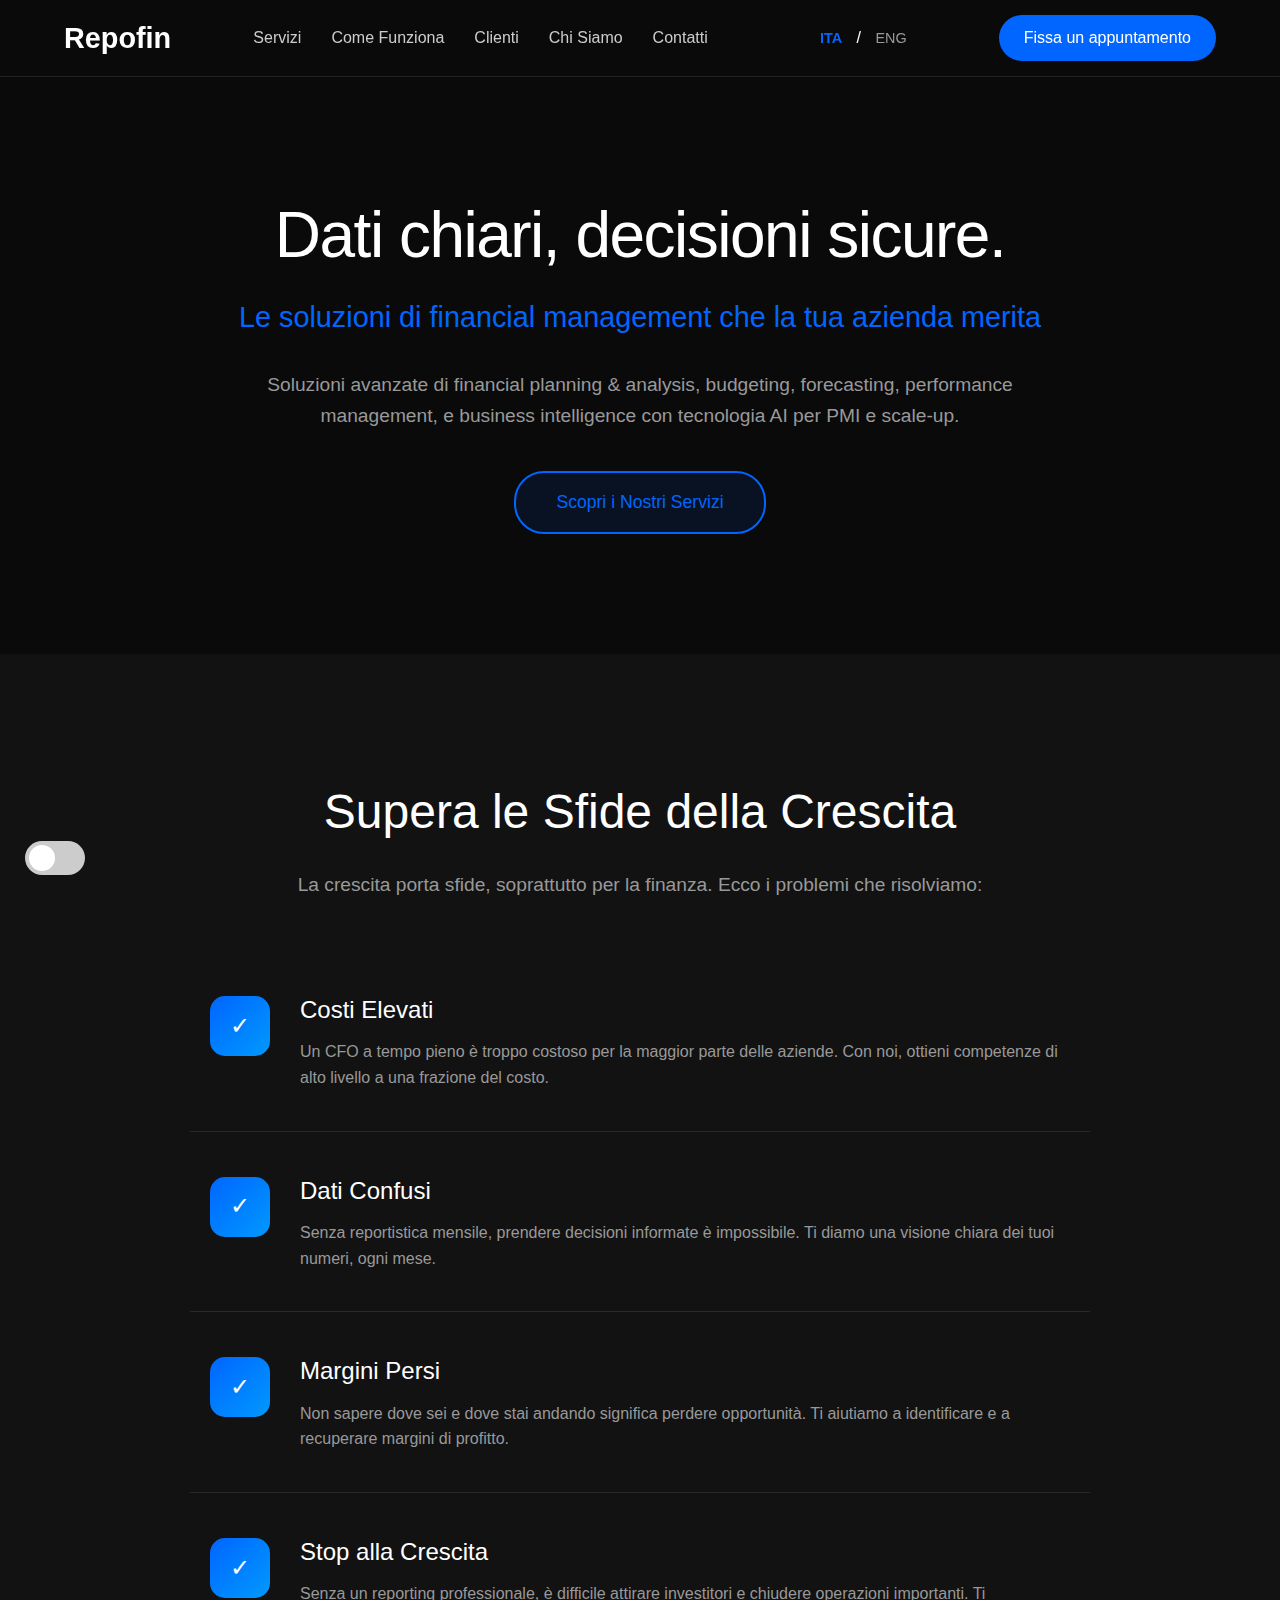
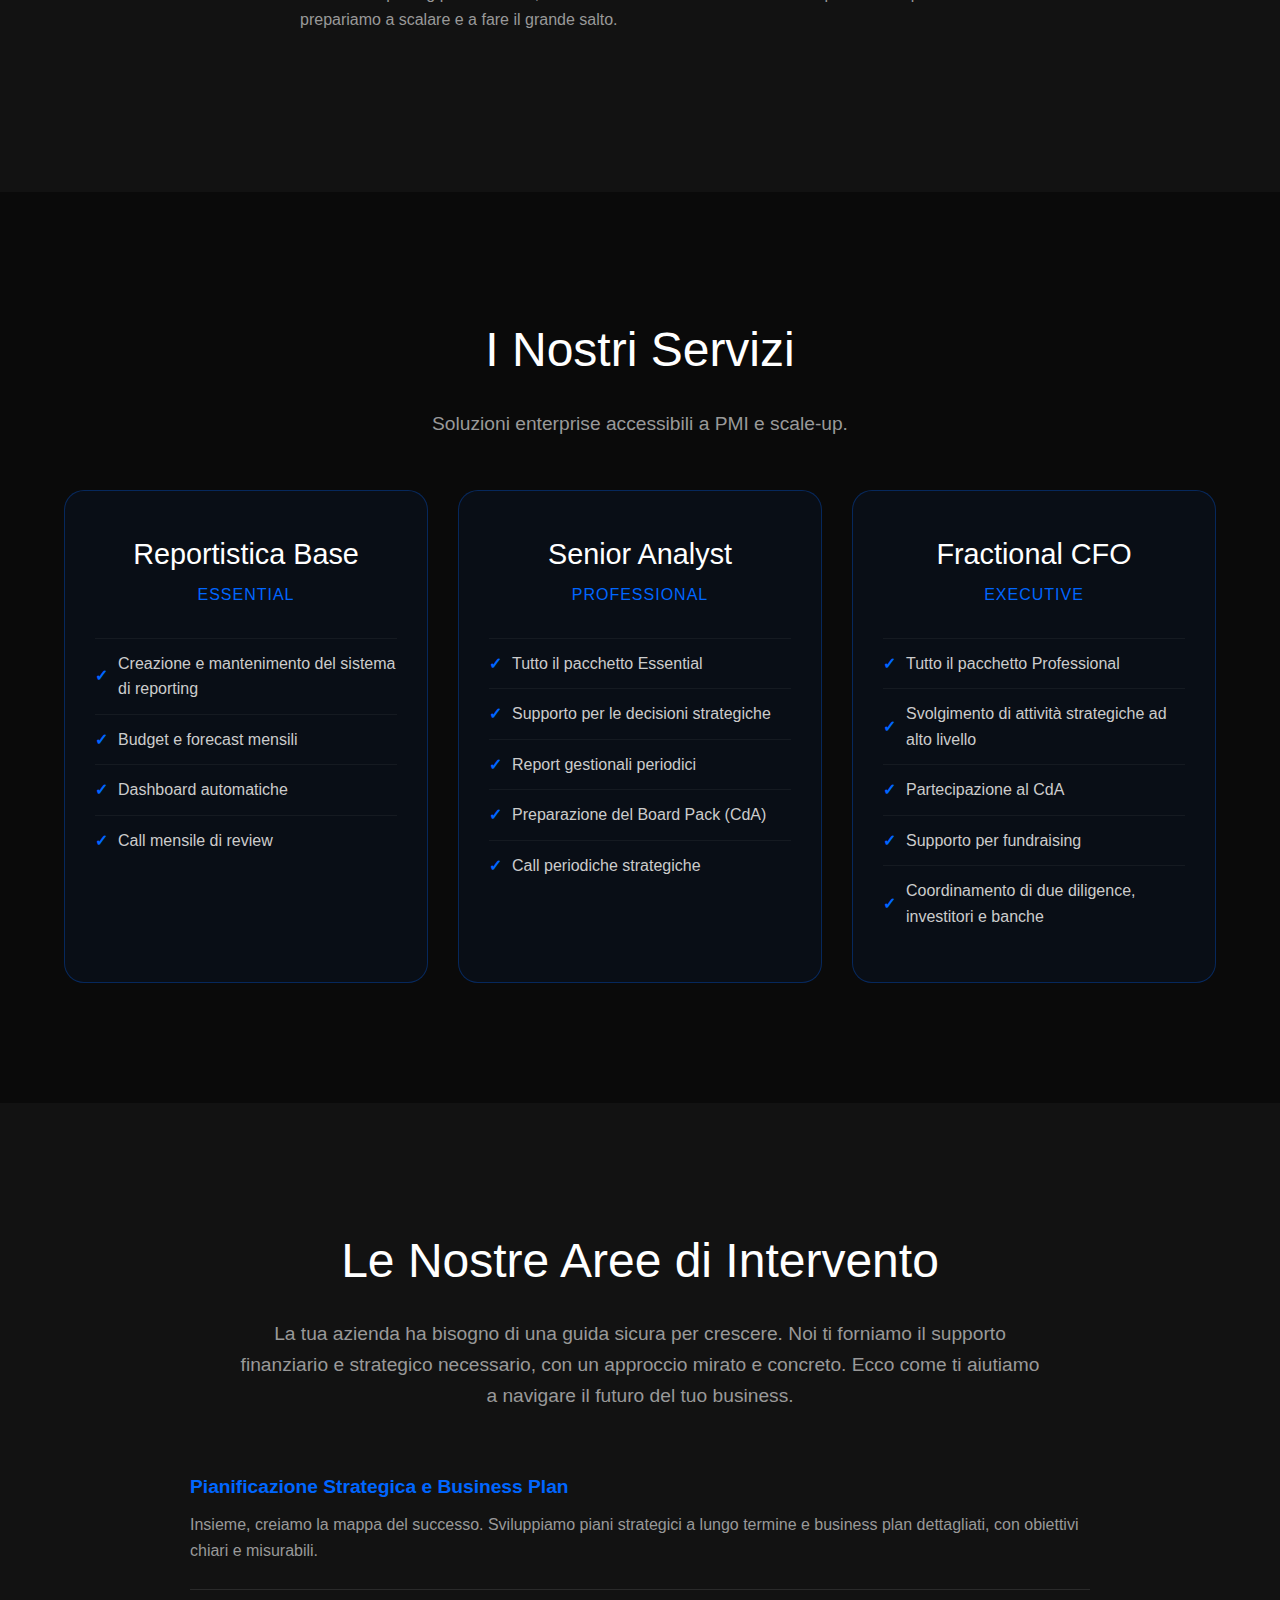
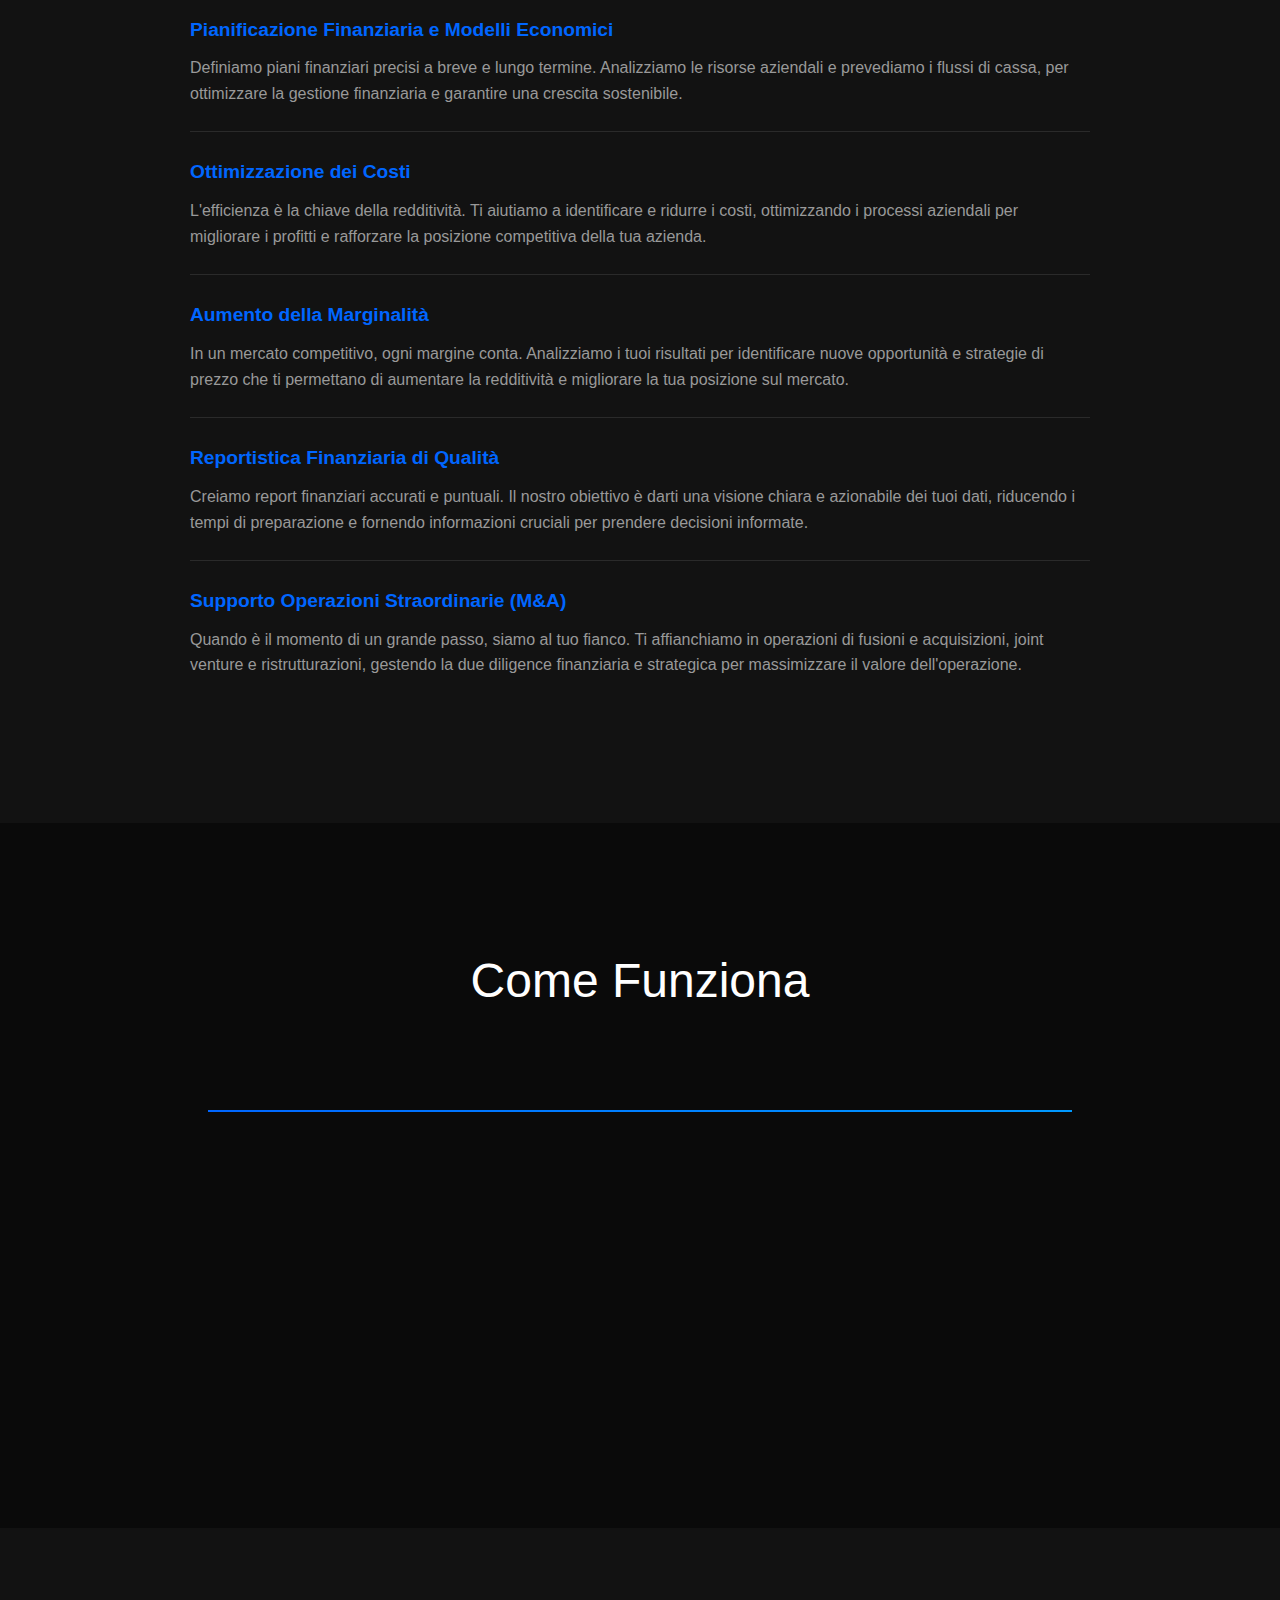
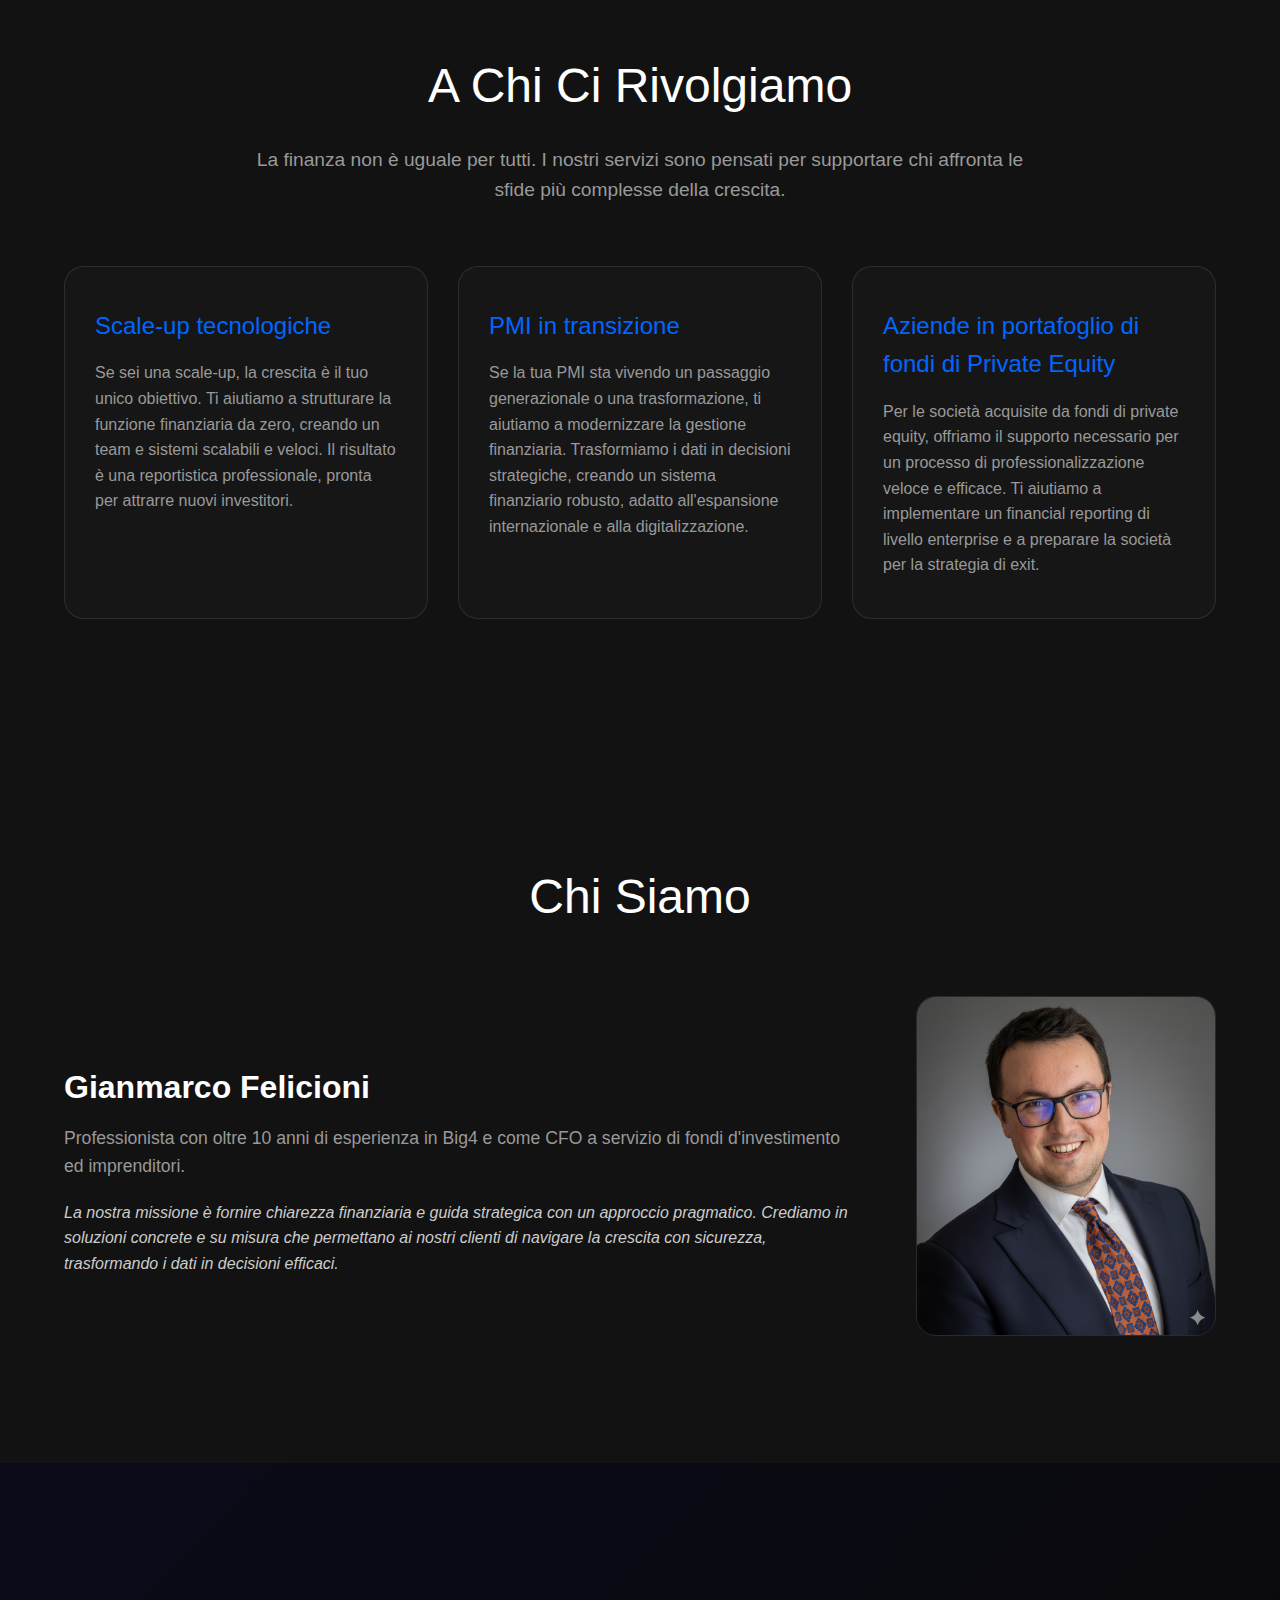
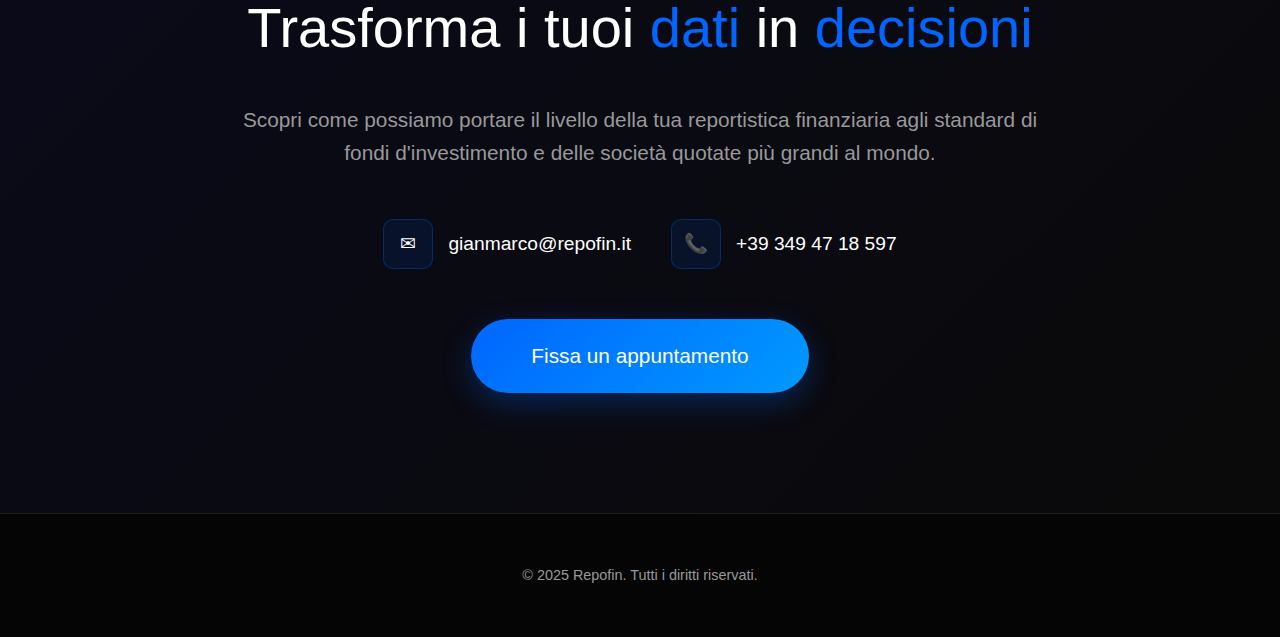
<file: repofin_html_slides.html>
<!DOCTYPE html>
<html lang="it">
<head>
    <meta charset="UTF-8">
    <meta name="viewport" content="width=device-width, initial-scale=1.0">
    <title>Repofin - Financial Management - Gianmarco Felicioni</title>
    <style>
        /* --- Base & Typography --- */
        * {
            margin: 0;
            padding: 0;
            box-sizing: border-box;
        }
        
        html {
            scroll-behavior: smooth;
        }

        body {
            font-family: -apple-system, BlinkMacSystemFont, 'Segoe UI', Roboto, 'Helvetica Neue', Arial, sans-serif;
            background: #0a0a0a;
            color: #ffffff;
            overflow-x: hidden;
            line-height: 1.6;
        }

        .container {
            max-width: 1200px;
            width: 90%;
            margin: 0 auto;
            position: relative;
            z-index: 1;
        }

        .section-title {
            font-size: 3rem;
            margin-bottom: 60px;
            font-weight: 300;
            text-align: center;
        }

        .section-subtitle {
            font-size: 1.2rem;
            color: #999;
            text-align: center;
            max-width: 800px;
            margin: -40px auto 50px;
        }

        .highlight {
            color: #0066ff;
            font-weight: 500;
        }

        /* --- Header & Navigation --- */
        .main-header {
            position: sticky;
            top: 0;
            z-index: 1000;
            background: rgba(10, 10, 10, 0.85);
            backdrop-filter: blur(10px);
            -webkit-backdrop-filter: blur(10px);
            border-bottom: 1px solid rgba(255, 255, 255, 0.1);
            padding: 15px 0;
        }

        .main-header .container {
            display: flex;
            justify-content: space-between;
            align-items: center;
        }

        .logo {
            font-size: 1.8rem;
            font-weight: 600;
            color: #ffffff;
            text-decoration: none;
        }

        .main-nav ul {
            list-style: none;
            display: flex;
            gap: 30px;
        }

        .main-nav a {
            color: #ccc;
            text-decoration: none;
            font-size: 1rem;
            font-weight: 500;
            transition: color 0.3s ease;
        }

        .main-nav a:hover {
            color: #0066ff;
        }
        
        .lang-switcher {
            margin-left: 20px;
        }

        .lang-switcher a {
            color: #999;
            text-decoration: none;
            font-weight: 500;
            margin: 0 5px;
            font-size: 0.9rem;
            padding: 5px;
        }

        .lang-switcher a.active {
            color: #0066ff;
            font-weight: 700;
        }

        .nav-cta-button {
            display: inline-block;
            background: #0066ff;
            color: white;
            padding: 10px 25px;
            border-radius: 25px;
            text-decoration: none;
            font-size: 1rem;
            font-weight: 500;
            transition: all 0.3s ease;
        }

        .nav-cta-button:hover {
            background: #0052cc;
            transform: translateY(-2px);
        }

        /* --- Sections --- */
        .content-section, .hero-section, .cta-section {
            padding: 120px 0;
            position: relative;
            overflow: hidden;
        }

        #challenges, #areas, #clients, #about-us {
            background-color: #121212;
        }

        .hero-section {
            padding: 120px 0;
            text-align: center;
        }

        .hero-title {
            font-size: 4rem;
            font-weight: 400;
            letter-spacing: -1.5px;
            margin-bottom: 20px;
            line-height: 1.2;
        }

        .hero-subtitle {
            font-size: 1.8rem;
            color: #0066ff;
            font-weight: 500;
            margin-bottom: 30px;
        }

        .hero-intro {
            font-size: 1.2rem;
            color: #999;
            max-width: 800px;
            margin: 0 auto 40px;
        }

        .hero-cta-button {
            display: inline-block;
            background: rgba(0, 102, 255, 0.1);
            border: 2px solid #0066ff;
            color: #0066ff;
            padding: 15px 40px;
            border-radius: 30px;
            text-decoration: none;
            font-size: 1.1rem;
            font-weight: 500;
            transition: all 0.3s ease;
        }

        .hero-cta-button:hover {
            background: #0066ff;
            color: white;
            transform: translateY(-3px);
            box-shadow: 0 8px 20px rgba(0, 102, 255, 0.3);
        }

        /* Re-using existing component styles */
        .problem-list {
            max-width: 900px;
            margin: 0 auto;
        }

        .problem-item {
            display: flex;
            align-items: flex-start;
            gap: 30px;
            padding: 40px 20px;
            border-bottom: 1px solid rgba(255, 255, 255, 0.1);
            transition: background-color 0.3s ease;
        }

        .problem-item:last-child {
            border-bottom: none;
        }

        .problem-item:hover {
            background-color: rgba(255, 255, 255, 0.03);
        }
        
        .problem-icon {
            flex-shrink: 0;
            width: 60px;
            height: 60px;
            background: linear-gradient(135deg, #0066ff 0%, #0099ff 100%);
            border-radius: 15px;
            display: flex;
            align-items: center;
            justify-content: center;
            font-size: 24px;
            margin-top: 5px;
        }
        
        .problem-title {
            font-size: 1.5rem;
            margin-bottom: 10px;
            font-weight: 500;
        }
        
        .problem-desc {
            color: #999;
        }

        .solution-subtitle {
            font-size: 1.2rem;
            color: #999;
            text-align: center;
            max-width: 800px;
            margin: -40px auto 50px;
        }

        .intervention-list {
            max-width: 900px;
            margin: 60px auto 0;
        }

        .intervention-item {
            padding: 25px 0;
            border-bottom: 1px solid rgba(255, 255, 255, 0.1);
        }

        .intervention-item:first-child {
            padding-top: 0;
        }

        .intervention-item:last-child {
            border-bottom: none;
        }

        .intervention-item h4 {
            font-size: 1.2rem;
            font-weight: 600;
            color: #0066ff;
            margin-bottom: 10px;
        }

        .intervention-item p {
            color: #999;
        }

        .value-props {
            display: grid;
            grid-template-columns: repeat(auto-fit, minmax(250px, 1fr));
            gap: 30px;
            margin-bottom: 60px;
        }
        
        .value-card {
            text-align: center;
            padding: 30px;
            background: rgba(0, 102, 255, 0.05);
            border: 1px solid rgba(0, 102, 255, 0.2);
            border-radius: 20px;
            transition: all 0.3s ease;
        }
        
        .value-card:hover {
            transform: scale(1.05);
            background: rgba(0, 102, 255, 0.1);
        }
        
        .value-number {
            font-size: 3rem;
            font-weight: bold;
            background: linear-gradient(135deg, #0066ff 0%, #0099ff 100%);
            -webkit-background-clip: text;
            -webkit-text-fill-color: transparent;
            margin-bottom: 10px;
        }
        
        .value-label {
            font-size: 1.1rem;
            color: #ccc;
        }

        .services-container {
            display: grid;
            grid-template-columns: repeat(auto-fit, minmax(300px, 1fr));
            gap: 30px;
        }
        
        .service-tier {
            background: rgba(255, 255, 255, 0.02);
            border: 1px solid rgba(255, 255, 255, 0.1);
            border-radius: 20px;
            padding: 40px 30px;
            transition: all 0.3s ease;
        }
        
        .service-tier.featured {
            background: rgba(0, 102, 255, 0.05);
            border-color: rgba(0, 102, 255, 0.3);
        }
        
        .service-tier:hover {
            transform: translateY(-10px);
            border-color: rgba(0, 102, 255, 0.5);
        }
        
        .service-name, .service-subtitle, .service-features {
            text-align: center;
        }

        .service-name {
            font-size: 1.8rem;
            margin-bottom: 5px;
            font-weight: 500;
        }

        .service-subtitle {
            font-size: 1rem;
            color: #0066ff;
            font-weight: 500;
            margin-bottom: 30px;
            text-transform: uppercase;
            letter-spacing: 1px;
        }
        
        .service-features {
            list-style: none;
            margin-top: 30px;
            text-align: left;
        }
        
        .service-features li {
            padding: 12px 0;
            border-top: 1px solid rgba(255, 255, 255, 0.05);
            color: #ccc;
            display: flex;
            align-items: center;
        }
        
        .service-features li::before {
            content: '✓';
            color: #0066ff;
            margin-right: 10px;
            font-weight: bold;
        }

        .process-timeline {
            position: relative;
            margin-top: 60px;
        }
        
        .process-line {
            position: absolute;
            top: 30px;
            left: 12.5%;
            right: 12.5%;
            height: 2px;
            background: linear-gradient(90deg, #0066ff 0%, #0099ff 100%);
        }
        
        .process-steps {
            display: grid;
            grid-template-columns: repeat(4, 1fr);
            gap: 20px;
            position: relative;
        }
        
        .process-step, .tech-category, .segment-card {
            opacity: 0;
            transform: translateY(20px);
            transition: opacity 0.6s ease-out, transform 0.6s ease-out;
        }

        .process-step.is-visible, .tech-category.is-visible, .segment-card.is-visible {
            opacity: 1;
            transform: translateY(0);
        }

        .step-number {
            width: 60px;
            height: 60px;
            background: #0f0f0f;
            border: 3px solid #0066ff;
            border-radius: 50%;
            display: flex;
            align-items: center;
            justify-content: center;
            font-size: 1.5rem;
            font-weight: bold;
            margin: 0 auto 20px;
            position: relative;
            z-index: 1;
        }
        
        .step-title {
            font-size: 1.8rem;
            margin-bottom: 10px;
            font-weight: 500;
        }
        
        .step-desc {
            color: #999;
            font-size: 0.95rem;
        }

        .clients-grid {
            display: grid;
            grid-template-columns: repeat(3, 1fr);
            gap: 30px;
            margin-top: 60px;
        }

        .client-card {
            background: rgba(255, 255, 255, 0.02);
            border: 1px solid rgba(255, 255, 255, 0.1);
            border-radius: 20px;
            padding: 40px 30px;
            transition: all 0.3s ease;
        }

        .client-card:hover {
            transform: translateY(-5px);
            border-color: rgba(0, 102, 255, 0.3);
        }

        .client-title {
            font-size: 1.5rem;
            margin-bottom: 15px;
            font-weight: 500;
            color: #0066ff;
        }

        .client-desc {
            color: #999;
        }

        .tech-category {
            background: rgba(255, 255, 255, 0.02);
            border: 1px solid rgba(255, 255, 255, 0.1);
            border-radius: 20px;
            padding: 40px;
        }
        
        .tech-category-title {
            font-size: 1.8rem;
            margin-bottom: 30px;
            color: #0066ff;
            display: flex;
            align-items: center;
        }
        
        .tech-category-title::before {
            content: '⚡';
            margin-right: 15px;
            font-size: 1.5rem;
        }
        
        .tech-items {
            display: flex;
            flex-wrap: wrap;
            gap: 15px;
        }
        
        .tech-badge {
            background: rgba(0, 102, 255, 0.1);
            border: 1px solid rgba(0, 102, 255, 0.3);
            padding: 10px 20px;
            border-radius: 25px;
            font-size: 0.95rem;
            transition: all 0.3s ease;
        }
        
        .tech-badge:hover {
            background: rgba(0, 102, 255, 0.2);
            transform: scale(1.1);
        }

        .about-us-content {
            display: flex;
            align-items: center;
            gap: 60px;
        }

        .founder-bio {
            flex: 2;
        }

        .founder-name {
            font-size: 2rem;
            margin-bottom: 10px;
        }

        .founder-title {
            color: #999;
            font-size: 1.1rem;
            margin-bottom: 20px;
        }

        .mission-statement {
            color: #ccc;
            font-style: italic;
        }

        .headshot {
            flex: 1;
            max-width: 300px;
        }

        .headshot img {
            width: 100%;
            border-radius: 20px;
            border: 1px solid rgba(255, 255, 255, 0.1);
        }

        /* --- CTA & Footer --- */
        .cta-section {
            background: linear-gradient(135deg, #0a0a1a 0%, #0a0a0a 100%);
            text-align: center;
        }

        .cta-title {
            font-size: 3.5rem;
            margin-bottom: 30px;
            font-weight: 300;
        }
        
        .cta-subtitle {
            font-size: 1.3rem;
            color: #999;
            margin-bottom: 50px;
            line-height: 1.6;
            max-width: 800px;
            margin-left: auto;
            margin-right: auto;
        }
        
        .contact-info {
            display: flex;
            justify-content: center;
            gap: 40px;
            margin-bottom: 50px;
            flex-wrap: wrap;
        }
        
        .contact-item {
            display: flex;
            align-items: center;
            font-size: 1.2rem;
        }
        
        .contact-icon {
            width: 50px;
            height: 50px;
            background: rgba(0, 102, 255, 0.1);
            border: 1px solid rgba(0, 102, 255, 0.3);
            border-radius: 10px;
            display: flex;
            align-items: center;
            justify-content: center;
            margin-right: 15px;
        }
        
        .cta-button {
            display: inline-block;
            background: linear-gradient(135deg, #0066ff 0%, #0099ff 100%);
            color: white;
            padding: 20px 60px;
            border-radius: 50px;
            text-decoration: none;
            font-size: 1.3rem;
            font-weight: 500;
            transition: all 0.3s ease;
            box-shadow: 0 10px 30px rgba(0, 102, 255, 0.3);
        }
        
        .cta-button:hover {
            transform: translateY(-5px);
            box-shadow: 0 15px 40px rgba(0, 102, 255, 0.5);
        }

        .main-footer {
            background: #050505;
            padding: 50px 0;
            border-top: 1px solid rgba(255, 255, 255, 0.1);
            color: #999;
        }

        .main-footer .container {
            text-align: center;
        }

        .footer-copyright {
            font-size: 0.9rem;
        }

        /* --- Utilities & Animations --- */
        .scroll-to-top {
            position: fixed;
            bottom: 30px;
            right: 30px;
            width: 50px;
            height: 50px;
            background: rgba(0, 102, 255, 0.1);
            border: 1px solid rgba(0, 102, 255, 0.3);
            border-radius: 50%;
            display: flex;
            align-items: center;
            justify-content: center;
            color: #0066ff;
            font-size: 24px;
            text-decoration: none;
            opacity: 0;
            transform: translateY(100px);
            transition: all 0.3s ease;
            z-index: 1000;
        }

        .scroll-to-top.visible {
            opacity: 1;
            transform: translateY(0);
        }

        .scroll-to-top::before {
            content: '↑';
        }

        .theme-switch-wrapper {
            position: fixed;
            bottom: 25px;
            left: 25px;
            z-index: 1001;
        }

        /* (Theme switch styles remain largely the same) */
        .theme-switch { position: relative; display: inline-block; width: 60px; height: 34px; }
        .theme-switch input { opacity: 0; width: 0; height: 0; }
        .slider { position: absolute; cursor: pointer; top: 0; left: 0; right: 0; bottom: 0; background-color: #ccc; transition: .4s; }
        .slider:before { position: absolute; content: ""; height: 26px; width: 26px; left: 4px; bottom: 4px; background-color: white; transition: .4s; }
        input:checked + .slider { background-color: #0066ff; }
        input:focus + .slider { box-shadow: 0 0 1px #0066ff; }
        input:checked + .slider:before { transform: translateX(26px); }
        .slider.round { border-radius: 34px; }
        .slider.round:before { border-radius: 50%; }

        /* --- Light Mode --- */
        body.light-mode {
            background: #f0f2f5;
            color: #333;
        }
        body.light-mode .main-header { background: rgba(240, 242, 245, 0.85); border-bottom-color: rgba(0, 0, 0, 0.1); }
        body.light-mode .logo { color: #333; }
        body.light-mode .main-nav a { color: #555; }
        body.light-mode .main-nav a:hover, body.light-mode .lang-switcher a.active { color: #0066ff; }
        body.light-mode .lang-switcher a { color: #555; }
        body.light-mode .hero-title { color: #000; }
        body.light-mode .section-subtitle, body.light-mode .hero-intro, body.light-mode .problem-desc, body.light-mode .solution-subtitle, body.light-mode .step-desc, body.light-mode .cta-subtitle, body.light-mode .founder-title, body.light-mode .mission-statement { color: #666; }
        body.light-mode .problem-item { border-bottom-color: rgba(0, 0, 0, 0.1); }
        body.light-mode .problem-item:hover { background-color: rgba(0, 0, 0, 0.02); }
        body.light-mode .intervention-item { border-bottom-color: rgba(0, 0, 0, 0.1); }
        body.light-mode .intervention-item p { color: #666; }
        body.light-mode .client-card { background: #fff; border-color: rgba(0, 0, 0, 0.1); }
        body.light-mode .client-desc { color: #666; }
        body.light-mode .service-tier, body.light-mode .tech-category, body.light-mode .segment-card { background: #fff; border-color: rgba(0, 0, 0, 0.1); }
        body.light-mode .value-card { background: #fff; border-color: rgba(0, 102, 255, 0.2); }
        body.light-mode .value-label { color: #333; }
        body.light-mode .service-tier.featured { background: #fff; border-color: rgba(0, 102, 255, 0.5); }
        body.light-mode .service-features li { border-top-color: rgba(0, 0, 0, 0.05); color: #666; }
        body.light-mode .step-number { background: #f0f2f5; }
        body.light-mode .headshot img { border-color: rgba(0, 0, 0, 0.1); }
        
        body.light-mode .main-footer {
            background: #FFFFFF;
            color: #333;
            border-top-color: rgba(0, 0, 0, 0.1);
        }

        body.light-mode #challenges, 
        body.light-mode #areas, 
        body.light-mode #clients,
        body.light-mode #contact {
            background: #FFFFFF;
        }
        body.light-mode #services,
        body.light-mode #how-it-works,
        body.light-mode #about-us {
            background: #F5F7FA;
        }

        /* --- Responsive --- */
        @media (max-width: 768px) {
            .main-header .container { flex-direction: column; gap: 15px; }
            .main-nav ul { gap: 20px; }
            .hero-title { font-size: 2.5rem; }
            .hero-subtitle { font-size: 1.3rem; }
            .section-title { font-size: 2.2rem; }
            .process-steps { grid-template-columns: 1fr; gap: 40px; }
            .areas-grid { grid-template-columns: 1fr; }
            .clients-grid { grid-template-columns: 1fr; }
            .process-line { display: none; }
            .about-us-content { flex-direction: column; }
            .headshot-placeholder { width: 100%; height: 250px; }
        }
    </style>
</head>
<body>

    <header class="main-header">
        <div class="container">
            <a href="#" class="logo">Repofin</a>
            <nav class="main-nav">
                <ul>
                    <li><a href="#services" data-key="navServices"></a></li>
                    <li><a href="#how-it-works" data-key="navHowItWorks"></a></li>
                    <li><a href="#clients" data-key="navClients"></a></li>
                    <li><a href="#about-us" data-key="navAboutUs"></a></li>
                    <li><a href="#contact" data-key="navContact"></a></li>
                </ul>
            </nav>
            <div class="lang-switcher">
                <a href="#" id="lang-it">ITA</a> / <a href="#" id="lang-en">ENG</a>
            </div>
            <a href="https://calendly.com/repofin-meeting" class="nav-cta-button" data-key="navCtaButton"></a>
        </div>
    </header>

    <!-- Section 1: Hero -->
    <section id="home" class="hero-section">
        <div class="container">
            <div class="hero-content">
                <h1 class="hero-title" data-key="heroTitle"></h1>
                <p class="hero-subtitle" data-key="heroSubtitle"></p>
                <p class="hero-intro" data-key="heroIntro"></p>
                <a href="#services" class="hero-cta-button" data-key="heroCtaButton"></a>
            </div>
        </div>
    </section>

    <!-- Section 2: Challenges We Solve -->
    <section id="challenges" class="content-section">
        <div class="container">
            <h2 class="section-title" data-key="challengesTitle"></h2>
            <p class="section-subtitle" data-key="challengesSubtitle"></p>
            <div class="problem-list">
                <div class="problem-item">
                    <div class="problem-icon">✓</div>
                    <div class="problem-text">
                        <h3 class="problem-title" data-key="challenge1Title"></h3>
                        <p class="problem-desc" data-key="challenge1Desc"></p>
                    </div>
                </div>
                <div class="problem-item">
                    <div class="problem-icon">✓</div>
                    <div class="problem-text">
                        <h3 class="problem-title" data-key="challenge2Title"></h3>
                        <p class="problem-desc" data-key="challenge2Desc"></p>
                    </div>
                </div>
                <div class="problem-item">
                    <div class="problem-icon">✓</div>
                    <div class="problem-text">
                        <h3 class="problem-title" data-key="challenge3Title"></h3>
                        <p class="problem-desc" data-key="challenge3Desc"></p>
                    </div>
                </div>
                <div class="problem-item">
                    <div class="problem-icon">✓</div>
                    <div class="problem-text">
                        <h3 class="problem-title" data-key="challenge4Title"></h3>
                        <p class="problem-desc" data-key="challenge4Desc"></p>
                    </div>
                </div>
            </div>
        </div>
    </section>

    <!-- Section 3: Our Services -->
    <section id="services" class="content-section">
        <div class="container">
            <h2 class="section-title" data-key="servicesTitle"></h2>
            <p class="solution-subtitle" data-key="servicesSubtitle"></p>
            
            <div class="services-container">
                <div class="service-tier featured">
                    <h3 class="service-name">Reportistica Base</h3>
                    <p class="service-subtitle">Essential</p>
                    <ul class="service-features">
                        <li data-key="service1Feat1"></li>
                        <li data-key="service1Feat2"></li>
                        <li data-key="service1Feat3"></li>
                        <li data-key="service1Feat4"></li>
                    </ul>
                </div>
                <div class="service-tier featured">
                    <h3 class="service-name">Senior Analyst</h3>
                    <p class="service-subtitle">Professional</p>
                    <ul class="service-features">
                        <li data-key="service2Feat1"></li>
                        <li data-key="service2Feat2"></li>
                        <li data-key="service2Feat3"></li>
                        <li data-key="service2Feat4"></li>
                        <li data-key="service2Feat5"></li>
                    </ul>
                </div>
                <div class="service-tier featured">
                    <h3 class="service-name">Fractional CFO</h3>
                    <p class="service-subtitle">Executive</p>
                    <ul class="service-features">
                        <li data-key="service3Feat1"></li>
                        <li data-key="service3Feat2"></li>
                        <li data-key="service3Feat3"></li>
                        <li data-key="service3Feat4"></li>
                        <li data-key="service3Feat5"></li>
                    </ul>
                </div>
            </div>
        </div>
    </section>

    <!-- Section 3.5: Areas of Intervention -->
    <section id="areas" class="content-section">
        <div class="container">
            <h2 class="section-title" data-key="areasTitle"></h2>
            <p class="section-subtitle" data-key="areasSubtitle"></p>
            <div class="intervention-list">
                <div class="intervention-item">
                    <h4 data-key="area1Title"></h4>
                    <p data-key="area1Desc"></p>
                </div>
                <div class="intervention-item">
                    <h4 data-key="area2Title"></h4>
                    <p data-key="area2Desc"></p>
                </div>
                <div class="intervention-item">
                    <h4 data-key="area3Title"></h4>
                    <p data-key="area3Desc"></p>
                </div>
                <div class="intervention-item">
                    <h4 data-key="area4Title"></h4>
                    <p data-key="area4Desc"></p>
                </div>
                <div class="intervention-item">
                    <h4 data-key="area5Title"></h4>
                    <p data-key="area5Desc"></p>
                </div>
                <div class="intervention-item">
                    <h4 data-key="area6Title"></h4>
                    <p data-key="area6Desc"></p>
                </div>
            </div>
        </div>
    </section>

    <!-- Section 4: How It Works -->
    <section id="how-it-works" class="content-section">
        <div class="container">
            <h2 class="section-title" data-key="howTitle"></h2>
            <div class="process-timeline">
                <div class="process-line"></div>
                <div class="process-steps">
                    <div class="process-step">
                        <div class="step-number">1</div>
                        <h3 class="step-title" data-key="how1Title"></h3>
                        <p class="step-desc" data-key="how1Desc"></p>
                    </div>
                    <div class="process-step">
                        <div class="step-number">2</div>
                        <h3 class="step-title" data-key="how2Title"></h3>
                        <p class="step-desc" data-key="how2Desc"></p>
                    </div>
                    <div class="process-step">
                        <div class="step-number">3</div>
                        <h3 class="step-title" data-key="how3Title"></h3>
                        <p class="step-desc" data-key="how3Desc"></p>
                    </div>
                    <div class="process-step">
                        <div class="step-number">4</div>
                        <h3 class="step-title" data-key="how4Title"></h3>
                        <p class="step-desc" data-key="how4Desc"></p>
                    </div>
                </div>
            </div>
        </div>
    </section>

    <!-- Section 5: Our Clients -->
    <section id="clients" class="content-section">
        <div class="container">
            <h2 class="section-title" data-key="clientsTitle"></h2>
            <p class="section-subtitle" data-key="clientsSubtitle"></p>
            <div class="clients-grid">
                <div class="client-card">
                    <h3 class="client-title" data-key="client1Title"></h3>
                    <p class="client-desc" data-key="client1Desc"></p>
                </div>
                <div class="client-card">
                    <h3 class="client-title" data-key="client2Title"></h3>
                    <p class="client-desc" data-key="client2Desc"></p>
                </div>
                <div class="client-card">
                    <h3 class="client-title" data-key="client3Title"></h3>
                    <p class="client-desc" data-key="client3Desc"></p>
                </div>
            </div>
        </div>
    </section>

    <!-- Section 7: About Us -->
    <section id="about-us" class="content-section">
        <div class="container">
            <h2 class="section-title" data-key="aboutTitle"></h2>
            <div class="about-us-content">
                <div class="founder-bio">
                    <h3 class="founder-name" data-key="aboutName"></h3>
                    <p class="founder-title" data-key="aboutJobTitle"></p>
                    <p class="mission-statement" data-key="aboutMission"></p>
                </div>
                <div class="headshot">
                    <img src="headshot.png" alt="Gianmarco Felicioni Headshot">
                </div>
            </div>
        </div>
    </section>

    <!-- Section 8: Contact -->
    <section id="contact" class="cta-section">
        <div class="container">
            <h2 class="cta-title" data-key="ctaTitle"></h2>
            <p class="cta-subtitle" data-key="ctaSubtitle"></p>
            <div class="contact-info">
                <div class="contact-item">
                    <div class="contact-icon">✉</div>
                    <a href="mailto:gianmarco@repofin.it" style="color: inherit; text-decoration: none;">gianmarco@repofin.it</a>
                </div>
                <div class="contact-item">
                    <div class="contact-icon">📞</div>
                    <a href="tel:+393494718597" style="color: inherit; text-decoration: none;">+39 349 47 18 597</a>
                </div>
            </div>
            <a href="https://calendly.com/repofin-meeting" class="cta-button" data-key="ctaButton"></a>
        </div>
    </section>

    <footer class="main-footer">
        <div class="container">
            <div class="footer-copyright">
                <p data-key="footerCopyright"></p>
            </div>
        </div>
    </footer>

    <a href="#" class="scroll-to-top"></a>
    <div class="theme-switch-wrapper">
        <label class="theme-switch" for="checkbox">
            <input type="checkbox" id="checkbox" />
            <div class="slider round"></div>
        </label>
    </div>
    <script>
        document.addEventListener('DOMContentLoaded', () => {

            // --- TRANSLATION LOGIC --- //
            const translations = {
              en: {
                navServices: "Services",
                navHowItWorks: "How It Works",
                navClients: "Clients",
                navAboutUs: "About Us",
                navContact: "Contact",
                navCtaButton: "Book a Meeting",
                heroTitle: "Clear Data, Confident Decisions.",
                heroSubtitle: "The financial management solutions your company deserves",
                heroIntro: "Advanced financial planning & analysis, budgeting, forecasting, performance management, and business intelligence solutions with AI technology for SMEs and scale-ups.",
                heroCtaButton: "Discover Our Services",
                challengesTitle: "Overcome the Challenges of Growth",
                challengesSubtitle: "Growth brings challenges, especially for finance. Here are the problems we solve:",
                challenge1Title: "High Costs",
                challenge1Desc: "A full-time CFO is too expensive for most companies. With us, you get top-tier expertise at a fraction of the cost.",
                challenge2Title: "Confusing Data",
                challenge2Desc: "Without monthly reporting, making informed decisions is impossible. We give you a clear view of your numbers, every month.",
                challenge3Title: "Lost Margins",
                challenge3Desc: "Not knowing where you are and where you're going means missing opportunities. We help you identify and recover profit margins.",
                challenge4Title: "Growth Stoppage",
                challenge4Desc: "Without professional reporting, it's hard to attract investors and close important deals. We prepare you to scale and make the leap.",
                servicesTitle: "Our Services",
                servicesSubtitle: "Enterprise solutions accessible to SMEs and scale-ups.",
                service1Feat1: "Creation and maintenance of the reporting system",
                service1Feat2: "Monthly budget and forecast",
                service1Feat3: "Automated dashboards",
                service1Feat4: "Monthly review call",
                service2Feat1: "Everything in the Essential package",
                service2Feat2: "Support for strategic decisions",
                service2Feat3: "Periodic management reports",
                service2Feat4: "Board Pack (BoD) preparation",
                service2Feat5: "Periodic strategic calls",
                service3Feat1: "Everything in the Professional package",
                service3Feat2: "Execution of high-level strategic activities",
                service3Feat3: "Participation in the Board of Directors",
                service3Feat4: "Fundraising support",
                service3Feat5: "Coordination of due diligence, investors, and banks",
                areasTitle: "Our Areas of Intervention",
                areasSubtitle: "Your company needs a steady hand to grow. We provide the necessary financial and strategic support with a targeted and concrete approach. Here's how we help you navigate the future of your business.",
                area1Title: "Strategic Planning and Business Plans",
                area1Desc: "Together, we create the map to success. We develop long-term strategic plans and detailed business plans with clear, measurable goals.",
                area2Title: "Financial Planning and Economic Models",
                area2Desc: "We define precise short and long-term financial plans. We analyze company resources and forecast cash flows to optimize financial management and ensure sustainable growth.",
                area3Title: "Cost Optimization",
                area3Desc: "Efficiency is the key to profitability. We help you identify and reduce costs, optimizing business processes to improve profits and strengthen your company's competitive position.",
                area4Title: "Margin Improvement",
                area4Desc: "In a competitive market, every margin counts. We analyze your results to identify new opportunities and pricing strategies that allow you to increase profitability and improve your market position.",
                area5Title: "Quality Financial Reporting",
                area5Desc: "We create accurate and timely financial reports. Our goal is to give you a clear and actionable view of your data, reducing preparation times and providing crucial information for making informed decisions.",
                area6Title: "Support for Special Operations (M&A)",
                area6Desc: "When it's time for a big step, we are by your side. We assist you in mergers and acquisitions, joint ventures, and restructuring, managing financial and strategic due diligence to maximize the value of the operation.",
                howTitle: "How It Works",
                how1Title: "Analysis & Strategy",
                how1Desc: "Every journey begins with an in-depth analysis to understand your reality, your goals, and your challenges. Together, we define the most suitable financial strategy for your company.",
                how2Title: "Custom Solutions & Automation",
                how2Desc: "We put the strategy into practice with our solutions. We configure systems, integrate data, and automate reporting to give you a clear, real-time view.",
                how3Title: "Insights and Support",
                how3Desc: "The numbers come to life. We analyze the data, also through the use of artificial intelligence, and identify opportunities and risks. We regularly support you to discuss insights and back your strategic decisions.",
                how4Title: "Continuous Growth",
                how4Desc: "Our support doesn't stop. We work alongside you to monitor progress, adjust the course, and ensure your financial growth is constant and sustainable over time.",
                clientsTitle: "Who We Serve",
                clientsSubtitle: "Finance is not one-size-fits-all. Our services are designed to support those facing the most complex challenges of growth.",
                client1Title: "Tech Scale-ups",
                client1Desc: "If you are a scale-up, growth is your only goal. We help you structure the financial function from scratch, creating a scalable and fast team and systems. The result is professional reporting, ready to attract new investors.",
                client2Title: "SMEs in Transition",
                client2Desc: "If your SME is undergoing a generational change or a transformation, we help you modernize financial management. We turn data into strategic decisions, creating a robust financial system suitable for international expansion and digitalization.",
                client3Title: "Private Equity Portfolio Companies",
                client3Desc: "For companies acquired by private equity funds, we offer the necessary support for a fast and effective professionalization process. We help you implement enterprise-level financial reporting and prepare the company for the exit strategy.",
                aboutTitle: "About Us",
                aboutName: "Gianmarco Felicioni",
                aboutJobTitle: "Professional with over 10 years of experience in Big4 and as a CFO serving investment funds and entrepreneurs.",
                aboutMission: "Our mission is to provide financial clarity and strategic guidance with a pragmatic approach. We believe in concrete, tailor-made solutions that allow our clients to navigate growth with confidence, turning data into effective decisions.",
                ctaTitle: "Transform your <span class='highlight'>data</span> into <span class='highlight'>decisions</span>",
                ctaSubtitle: "Discover how we can bring your financial reporting to the standards of investment funds and the world's largest listed companies.",
                ctaButton: "Book a Meeting",
                footerCopyright: "© 2025 Repofin. All rights reserved."
              },
              it: {
                navServices: "Servizi",
                navHowItWorks: "Come Funziona",
                navClients: "Clienti",
                navAboutUs: "Chi Siamo",
                navContact: "Contatti",
                navCtaButton: "Fissa un appuntamento",
                heroTitle: "Dati chiari, decisioni sicure.",
                heroSubtitle: "Le soluzioni di financial management che la tua azienda merita",
                heroIntro: "Soluzioni avanzate di financial planning & analysis, budgeting, forecasting, performance management, e business intelligence con tecnologia AI per PMI e scale-up.",
                heroCtaButton: "Scopri i Nostri Servizi",
                challengesTitle: "Supera le Sfide della Crescita",
                challengesSubtitle: "La crescita porta sfide, soprattutto per la finanza. Ecco i problemi che risolviamo:",
                challenge1Title: "Costi Elevati",
                challenge1Desc: "Un CFO a tempo pieno è troppo costoso per la maggior parte delle aziende. Con noi, ottieni competenze di alto livello a una frazione del costo.",
                challenge2Title: "Dati Confusi",
                challenge2Desc: "Senza reportistica mensile, prendere decisioni informate è impossibile. Ti diamo una visione chiara dei tuoi numeri, ogni mese.",
                challenge3Title: "Margini Persi",
                challenge3Desc: "Non sapere dove sei e dove stai andando significa perdere opportunità. Ti aiutiamo a identificare e a recuperare margini di profitto.",
                challenge4Title: "Stop alla Crescita",
                challenge4Desc: "Senza un reporting professionale, è difficile attirare investitori e chiudere operazioni importanti. Ti prepariamo a scalare e a fare il grande salto.",
                servicesTitle: "I Nostri Servizi",
                servicesSubtitle: "Soluzioni enterprise accessibili a PMI e scale-up.",
                service1Feat1: "Creazione e mantenimento del sistema di reporting",
                service1Feat2: "Budget e forecast mensili",
                service1Feat3: "Dashboard automatiche",
                service1Feat4: "Call mensile di review",
                service2Feat1: "Tutto il pacchetto Essential",
                service2Feat2: "Supporto per le decisioni strategiche",
                service2Feat3: "Report gestionali periodici",
                service2Feat4: "Preparazione del Board Pack (CdA)",
                service2Feat5: "Call periodiche strategiche",
                service3Feat1: "Tutto il pacchetto Professional",
                service3Feat2: "Svolgimento di attività strategiche ad alto livello",
                service3Feat3: "Partecipazione al CdA",
                service3Feat4: "Supporto per fundraising",
                service3Feat5: "Coordinamento di due diligence, investitori e banche",
                areasTitle: "Le Nostre Aree di Intervento",
                areasSubtitle: "La tua azienda ha bisogno di una guida sicura per crescere. Noi ti forniamo il supporto finanziario e strategico necessario, con un approccio mirato e concreto. Ecco come ti aiutiamo a navigare il futuro del tuo business.",
                area1Title: "Pianificazione Strategica e Business Plan",
                area1Desc: "Insieme, creiamo la mappa del successo. Sviluppiamo piani strategici a lungo termine e business plan dettagliati, con obiettivi chiari e misurabili.",
                area2Title: "Pianificazione Finanziaria e Modelli Economici",
                area2Desc: "Definiamo piani finanziari precisi a breve e lungo termine. Analizziamo le risorse aziendali e prevediamo i flussi di cassa, per ottimizzare la gestione finanziaria e garantire una crescita sostenibile.",
                area3Title: "Ottimizzazione dei Costi",
                area3Desc: "L'efficienza è la chiave della redditività. Ti aiutiamo a identificare e ridurre i costi, ottimizzando i processi aziendali per migliorare i profitti e rafforzare la posizione competitiva della tua azienda.",
                area4Title: "Aumento della Marginalità",
                area4Desc: "In un mercato competitivo, ogni margine conta. Analizziamo i tuoi risultati per identificare nuove opportunità e strategie di prezzo che ti permettano di aumentare la redditività e migliorare la tua posizione sul mercato.",
                area5Title: "Reportistica Finanziaria di Qualità",
                area5Desc: "Creiamo report finanziari accurati e puntuali. Il nostro obiettivo è darti una visione chiara e azionabile dei tuoi dati, riducendo i tempi di preparazione e fornendo informazioni cruciali per prendere decisioni informate.",
                area6Title: "Supporto Operazioni Straordinarie (M&A)",
                area6Desc: "Quando è il momento di un grande passo, siamo al tuo fianco. Ti affianchiamo in operazioni di fusioni e acquisizioni, joint venture e ristrutturazioni, gestendo la due diligence finanziaria e strategica per massimizzare il valore dell'operazione.",
                howTitle: "Come Funziona",
                how1Title: "Analisi & Strategia",
                how1Desc: "Ogni percorso inizia con un'analisi approfondita per capire la tua realtà, i tuoi obiettivi e le tue sfide. Definiamo insieme la strategia finanziaria più adatta alla tua azienda.",
                how2Title: "Soluzioni su Misura & Automazione",
                how2Desc: "Mettiamo in pratica la strategia con le nostre soluzioni. Configuriamo i sistemi, integriamo i dati e automatizziamo la reportistica per darti una visione chiara e in tempo reale.",
                how3Title: "Insight e Affiancamento",
                how3Desc: "I numeri prendono vita. Analizziamo i dati, anche attraverso l'utilizzo di intelligenza artificiale, e identifichiamo opportunità e rischi. Ti affianchiamo regolarmente per discutere gli insights e supportare le tue decisioni strategiche.",
                how4Title: "Crescita Continua",
                how4Desc: "Il nostro supporto non si ferma. Lavoriamo al tuo fianco per monitorare i progressi, aggiustare la rotta e garantire che la tua crescita finanziaria sia costante e sostenibile nel tempo.",
                clientsTitle: "A Chi Ci Rivolgiamo",
                clientsSubtitle: "La finanza non è uguale per tutti. I nostri servizi sono pensati per supportare chi affronta le sfide più complesse della crescita.",
                client1Title: "Scale-up tecnologiche",
                client1Desc: "Se sei una scale-up, la crescita è il tuo unico obiettivo. Ti aiutiamo a strutturare la funzione finanziaria da zero, creando un team e sistemi scalabili e veloci. Il risultato è una reportistica professionale, pronta per attrarre nuovi investitori.",
                client2Title: "PMI in transizione",
                client2Desc: "Se la tua PMI sta vivendo un passaggio generazionale o una trasformazione, ti aiutiamo a modernizzare la gestione finanziaria. Trasformiamo i dati in decisioni strategiche, creando un sistema finanziario robusto, adatto all'espansione internazionale e alla digitalizzazione.",
                client3Title: "Aziende in portafoglio di fondi di Private Equity",
                client3Desc: "Per le società acquisite da fondi di private equity, offriamo il supporto necessario per un processo di professionalizzazione veloce e efficace. Ti aiutiamo a implementare un financial reporting di livello enterprise e a preparare la società per la strategia di exit.",
                aboutTitle: "Chi Siamo",
                aboutName: "Gianmarco Felicioni",
                aboutJobTitle: "Professionista con oltre 10 anni di esperienza in Big4 e come CFO a servizio di fondi d'investimento ed imprenditori.",
                aboutMission: "La nostra missione è fornire chiarezza finanziaria e guida strategica con un approccio pragmatico. Crediamo in soluzioni concrete e su misura che permettano ai nostri clienti di navigare la crescita con sicurezza, trasformando i dati in decisioni efficaci.",
                ctaTitle: "Trasforma i tuoi <span class='highlight'>dati</span> in <span class='highlight'>decisioni</span>",
                ctaSubtitle: "Scopri come possiamo portare il livello della tua reportistica finanziaria agli standard di fondi d'investimento e delle società quotate più grandi al mondo.",
                ctaButton: "Fissa un appuntamento",
                footerCopyright: "© 2025 Repofin. Tutti i diritti riservati."
              }
            };

            const langItBtn = document.getElementById('lang-it');
            const langEnBtn = document.getElementById('lang-en');

            const setLanguage = (lang) => {
                document.documentElement.lang = lang;
                localStorage.setItem('language', lang);

                document.querySelectorAll('[data-key]').forEach(element => {
                    const key = element.getAttribute('data-key');
                    if (translations[lang][key]) {
                        element.innerHTML = translations[lang][key];
                    }
                });

                if (lang === 'it') {
                    langItBtn.classList.add('active');
                    langEnBtn.classList.remove('active');
                } else {
                    langEnBtn.classList.add('active');
                    langItBtn.classList.remove('active');
                }
            };

            langItBtn.addEventListener('click', (e) => {
                e.preventDefault();
                setLanguage('it');
            });

            langEnBtn.addEventListener('click', (e) => {
                e.preventDefault();
                setLanguage('en');
            });
            
            // --- END TRANSLATION LOGIC --- //


            // --- Theme Switcher --- //
            const themeSwitch = document.querySelector('#checkbox');
            const currentTheme = localStorage.getItem('theme');

            if (currentTheme) {
                document.body.classList.add(currentTheme);
                if (currentTheme === 'light-mode') {
                    themeSwitch.checked = true;
                }
            }

            function switchTheme(e) {
                if (e.target.checked) {
                    document.body.classList.add('light-mode');
                    localStorage.setItem('theme', 'light-mode');
                } else {
                    document.body.classList.remove('light-mode');
                    localStorage.setItem('theme', 'dark-mode'); // Explicitly set dark mode
                }
            }

            themeSwitch.addEventListener('change', switchTheme, false);

            // --- Scroll-to-Top Button --- //
            const scrollToTopButton = document.querySelector('.scroll-to-top');
            window.addEventListener('scroll', () => {
                if (window.scrollY > 300) {
                    scrollToTopButton.classList.add('visible');
                } else {
                    scrollToTopButton.classList.remove('visible');
                }
            });

            scrollToTopButton.addEventListener('click', (e) => {
                e.preventDefault();
                window.scrollTo({ top: 0, behavior: 'smooth' });
            });

            // --- Scroll-Reveal Animations --- //
            const animatedElements = document.querySelectorAll(
                '.problem-item, .value-card, .service-tier, .process-step, .intervention-item, .client-card'
            );

            const observer = new IntersectionObserver((entries) => {
                entries.forEach((entry, index) => {
                    if (entry.isIntersecting) {
                        // Apply a staggered delay
                        setTimeout(() => {
                            entry.target.classList.add('is-visible');
                        }, index * 100); 
                        observer.unobserve(entry.target);
                    }
                });
            }, {
                threshold: 0.05
            });

            animatedElements.forEach(el => {
                observer.observe(el);
            });

            // --- Set Initial Language --- //
            const savedLang = localStorage.getItem('language') || 'it';
            setLanguage(savedLang);

        });
    </script>
</body>
</html>
</file>
<file: style.css>
/* --- Base & Typography --- */
        * {
            margin: 0;
            padding: 0;
            box-sizing: border-box;
        }
        
        html {
            scroll-behavior: smooth;
        }

        body {
            font-family: -apple-system, BlinkMacSystemFont, 'Segoe UI', Roboto, 'Helvetica Neue', Arial, sans-serif;
            background: #0a0a0a;
            color: #ffffff;
            overflow-x: hidden;
            line-height: 1.6;
        }

        .container {
            max-width: 1200px;
            width: 90%;
            margin: 0 auto;
            position: relative;
            z-index: 1;
        }

        .section-title {
            font-size: 3rem;
            margin-bottom: 60px;
            font-weight: 300;
            text-align: center;
        }

        .section-subtitle {
            font-size: 1.2rem;
            color: #999;
            text-align: center;
            max-width: 800px;
            margin: -40px auto 50px;
        }

        .highlight {
            color: #0066ff;
            font-weight: 500;
        }

        /* --- Header & Navigation --- */
        .main-header {
            position: sticky;
            top: 0;
            z-index: 1000;
            background: rgba(10, 10, 10, 0.85);
            backdrop-filter: blur(10px);
            -webkit-backdrop-filter: blur(10px);
            border-bottom: 1px solid rgba(255, 255, 255, 0.1);
            padding: 15px 0;
        }

        .main-header .container {
            display: flex;
            justify-content: space-between;
            align-items: center;
        }

        .logo {
            font-size: 1.8rem;
            font-weight: 600;
            color: #ffffff;
            text-decoration: none;
        }

        .main-nav ul {
            list-style: none;
            display: flex;
            gap: 30px;
        }

        .main-nav a {
            color: #ccc;
            text-decoration: none;
            font-size: 1rem;
            font-weight: 500;
            transition: color 0.3s ease;
        }

        .main-nav a:hover {
            color: #0066ff;
        }
        
        .lang-switcher {
            margin-left: 20px;
        }

        .lang-switcher a {
            color: #999;
            text-decoration: none;
            font-weight: 500;
            margin: 0 5px;
            font-size: 0.9rem;
            padding: 5px;
        }

        .lang-switcher a.active {
            color: #0066ff;
            font-weight: 700;
        }

        .nav-cta-button {
            display: inline-block;
            background: #0066ff;
            color: white;
            padding: 10px 25px;
            border-radius: 25px;
            text-decoration: none;
            font-size: 1rem;
            font-weight: 500;
            transition: all 0.3s ease;
        }

        .nav-cta-button:hover {
            background: #0052cc;
            transform: translateY(-2px);
        }

        /* --- Sections --- */
        .content-section, .hero-section, .cta-section {
            padding: 120px 0;
            position: relative;
            overflow: hidden;
        }

        #challenges, #areas, #clients {
            background-color: #121212;
        }

        .hero-section {
            padding: 120px 0;
            text-align: center;
        }

        .hero-title {
            font-size: 4rem;
            font-weight: 400;
            letter-spacing: -1.5px;
            margin-bottom: 20px;
            line-height: 1.2;
        }

        .hero-subtitle {
            font-size: 1.8rem;
            color: #0066ff;
            font-weight: 500;
            margin-bottom: 30px;
        }

        .hero-intro {
            font-size: 1.2rem;
            color: #999;
            max-width: 800px;
            margin: 0 auto 40px;
        }

        .hero-cta-button {
            display: inline-block;
            background: rgba(0, 102, 255, 0.1);
            border: 2px solid #0066ff;
            color: #0066ff;
            padding: 15px 40px;
            border-radius: 30px;
            text-decoration: none;
            font-size: 1.1rem;
            font-weight: 500;
            transition: all 0.3s ease;
        }

        .hero-cta-button:hover {
            background: #0066ff;
            color: white;
            transform: translateY(-3px);
            box-shadow: 0 8px 20px rgba(0, 102, 255, 0.3);
        }

        /* Re-using existing component styles */
        .problem-list {
            max-width: 900px;
            margin: 0 auto;
        }

        .problem-item {
            display: flex;
            align-items: flex-start;
            gap: 30px;
            padding: 40px 20px;
            border-bottom: 1px solid rgba(255, 255, 255, 0.1);
            transition: background-color 0.3s ease;
        }

        .problem-item:last-child {
            border-bottom: none;
        }

        .problem-item:hover {
            background-color: rgba(255, 255, 255, 0.03);
        }
        
        .problem-icon {
            flex-shrink: 0;
            width: 60px;
            height: 60px;
            background: linear-gradient(135deg, #0066ff 0%, #0099ff 100%);
            border-radius: 15px;
            display: flex;
            align-items: center;
            justify-content: center;
            font-size: 24px;
            margin-top: 5px;
        }
        
        .problem-title {
            font-size: 1.5rem;
            margin-bottom: 10px;
            font-weight: 500;
        }
        
        .problem-desc {
            color: #999;
        }

        .solution-subtitle {
            font-size: 1.2rem;
            color: #999;
            text-align: center;
            max-width: 800px;
            margin: -40px auto 50px;
        }

        .intervention-list {
            max-width: 900px;
            margin: 60px auto 0;
        }

        .intervention-item {
            padding: 25px 0;
            border-bottom: 1px solid rgba(255, 255, 255, 0.1);
        }

        .intervention-item:first-child {
            padding-top: 0;
        }

        .intervention-item:last-child {
            border-bottom: none;
        }

        .intervention-item h4 {
            font-size: 1.2rem;
            font-weight: 600;
            color: #0066ff;
            margin-bottom: 10px;
        }

        .intervention-item p {
            color: #999;
        }

        .value-props {
            display: grid;
            grid-template-columns: repeat(auto-fit, minmax(250px, 1fr));
            gap: 30px;
            margin-bottom: 60px;
        }
        
        .value-card {
            text-align: center;
            padding: 30px;
            background: rgba(0, 102, 255, 0.05);
            border: 1px solid rgba(0, 102, 255, 0.2);
            border-radius: 20px;
            transition: all 0.3s ease;
        }
        
        .value-card:hover {
            transform: scale(1.05);
            background: rgba(0, 102, 255, 0.1);
        }
        
        .value-number {
            font-size: 3rem;
            font-weight: bold;
            background: linear-gradient(135deg, #0066ff 0%, #0099ff 100%);
            -webkit-background-clip: text;
            -webkit-text-fill-color: transparent;
            margin-bottom: 10px;
        }
        
        .value-label {
            font-size: 1.1rem;
            color: #ccc;
        }

        .services-container {
            display: grid;
            grid-template-columns: repeat(auto-fit, minmax(300px, 1fr));
            gap: 30px;
        }
        
        .service-tier {
            background: rgba(255, 255, 255, 0.02);
            border: 1px solid rgba(255, 255, 255, 0.1);
            border-radius: 20px;
            padding: 40px 30px;
            transition: all 0.3s ease;
        }
        
        .service-tier.featured {
            background: rgba(0, 102, 255, 0.05);
            border-color: rgba(0, 102, 255, 0.3);
        }
        
        .service-tier:hover {
            transform: translateY(-10px);
            border-color: rgba(0, 102, 255, 0.5);
        }
        
        .service-name, .service-subtitle, .service-features {
            text-align: center;
        }

        .service-name {
            font-size: 1.8rem;
            margin-bottom: 5px;
            font-weight: 500;
        }

        .service-subtitle {
            font-size: 1rem;
            color: #0066ff;
            font-weight: 500;
            margin-bottom: 30px;
            text-transform: uppercase;
            letter-spacing: 1px;
        }
        
        .service-features {
            list-style: none;
            margin-top: 30px;
            text-align: left;
        }
        
        .service-features li {
            padding: 12px 0;
            border-top: 1px solid rgba(255, 255, 255, 0.05);
            color: #ccc;
            display: flex;
            align-items: center;
        }
        
        .service-features li::before {
            content: '✓';
            color: #0066ff;
            margin-right: 10px;
            font-weight: bold;
        }

        .process-timeline {
            position: relative;
            margin-top: 60px;
        }
        
        .process-line {
            position: absolute;
            top: 30px;
            left: 12.5%;
            right: 12.5%;
            height: 2px;
            background: linear-gradient(90deg, #0066ff 0%, #0099ff 100%);
        }
        
        .process-steps {
            display: grid;
            grid-template-columns: repeat(4, 1fr);
            gap: 20px;
            position: relative;
        }
        
        .process-step, .tech-category, .segment-card {
            opacity: 0;
            transform: translateY(20px);
            transition: opacity 0.6s ease-out, transform 0.6s ease-out;
        }

        .process-step.is-visible, .tech-category.is-visible, .segment-card.is-visible {
            opacity: 1;
            transform: translateY(0);
        }

        .step-number {
            width: 60px;
            height: 60px;
            background: #0f0f0f;
            border: 3px solid #0066ff;
            border-radius: 50%;
            display: flex;
            align-items: center;
            justify-content: center;
            font-size: 1.5rem;
            font-weight: bold;
            margin: 0 auto 20px;
            position: relative;
            z-index: 1;
        }
        
        .step-title {
            font-size: 1.8rem;
            margin-bottom: 10px;
            font-weight: 500;
        }
        
        .step-desc {
            color: #999;
            font-size: 0.95rem;
        }

        .clients-grid {
            display: grid;
            grid-template-columns: repeat(3, 1fr);
            gap: 30px;
            margin-top: 60px;
        }

        .client-card {
            background: rgba(255, 255, 255, 0.02);
            border: 1px solid rgba(255, 255, 255, 0.1);
            border-radius: 20px;
            padding: 40px 30px;
            transition: all 0.3s ease;
        }

        .client-card:hover {
            transform: translateY(-5px);
            border-color: rgba(0, 102, 255, 0.3);
        }

        .client-title {
            font-size: 1.5rem;
            margin-bottom: 15px;
            font-weight: 500;
            color: #0066ff;
        }

        .client-desc {
            color: #999;
        }

        /* --- Section for Professionals --- */
        .professional-box {
            background: rgba(0, 102, 255, 0.05);
            border: 1px solid rgba(0, 102, 255, 0.2);
            border-radius: 20px;
            cursor: pointer;
            transition: all 0.4s ease;
            margin-top: 60px;
        }

        .professional-box:hover {
            background: rgba(0, 102, 255, 0.1);
            transform: translateY(-5px);
        }

        .professional-box-header {
            padding: 40px;
            display: flex;
            justify-content: space-between;
            align-items: center;
        }

        .professional-box-header h3 {
            font-size: 1.8rem;
            font-weight: 400;
            margin: 0;
        }

        .professional-box-header .arrow {
            font-size: 2rem;
            color: #0066ff;
            transition: transform 0.4s ease;
        }

        .professional-box.open .arrow {
            transform: rotate(180deg);
        }

        .professional-box-content {
            max-height: 0;
            overflow: hidden;
            transition: max-height 0.5s ease-out, padding 0.5s ease-out;
            padding: 0 40px;
        }

        .professional-box.open .professional-box-content {
            max-height: 500px; /* Adjust as needed */
            padding: 0 40px 40px;
            border-top: 1px solid rgba(0, 102, 255, 0.2);
        }

        .professional-box-content .content-grid {
            display: grid;
            grid-template-columns: 1fr 1fr;
            gap: 40px;
            margin-top: 30px;
        }

        .professional-box-content h4 {
            font-size: 1.3rem;
            color: #0066ff;
            margin-bottom: 15px;
        }

        .professional-box-content p {
            color: #ccc;
        }

        .professional-box-content ul {
            list-style: none;
            padding-left: 0;
        }

        .professional-box-content ul li {
            padding: 8px 0;
            display: flex;
            align-items: flex-start; /* Changed for better alignment with multi-line text */
            color: #ccc;
        }

        .professional-box-content ul li b {
            display: inline;
            font-weight: 600;
            margin-right: 8px; /* Adds space after the bold text */
        }


        .professional-box-content ul li b {
            display: inline;
        }

        .professional-box-content ul li::before {
            content: '✓';
            color: #0066ff;
            margin-right: 10px;
            font-weight: bold;
        }

        body.light-mode .professional-box {
            background: #fff;
            border-color: rgba(0, 102, 255, 0.3);
        }
        body.light-mode .professional-box:hover {
            background: #f5faff;
        }
        body.light-mode .professional-box-content p,
        body.light-mode .professional-box-content ul li {
            color: #666;
        }
        body.light-mode .professional-box.open .professional-box-content {
            border-top-color: rgba(0, 102, 255, 0.2);
        }

        .grid-2-col {
            display: grid;
            grid-template-columns: 1fr 1fr;
            gap: 40px;
            margin-top: 60px;
        }

        .list-styled {
            list-style: none;
            padding-left: 0;
        }

        .list-styled li {
            padding: 10px 0;
            color: #ccc;
            display: flex;
            align-items: flex-start;
        }

        .list-styled li b {
            color: #ffffff;
        }

        .list-styled li::before {
            content: '✓';
            color: #0066ff;
            margin-right: 15px;
            font-weight: bold;
            margin-top: 4px; /* Align with text */
        }

        body.light-mode .list-styled li {
            color: #666;
        }

        body.light-mode .list-styled li b {
            color: #333;
        }

        @media (max-width: 768px) {
            .professional-box-header h3 { font-size: 1.4rem; }
            .professional-box-content .content-grid { grid-template-columns: 1fr; }
            .grid-2-col {
                grid-template-columns: 1fr;
            }
        }

        .tech-category {
            background: rgba(255, 255, 255, 0.02);
            border: 1px solid rgba(255, 255, 255, 0.1);
            border-radius: 20px;
            padding: 40px;
        }
        
        .tech-category-title {
            font-size: 1.8rem;
            margin-bottom: 30px;
            color: #0066ff;
            display: flex;
            align-items: center;
        }
        
        .tech-category-title::before {
            content: '⚡';
            margin-right: 15px;
            font-size: 1.5rem;
        }
        
        .tech-items {
            display: flex;
            flex-wrap: wrap;
            gap: 15px;
        }
        
        .tech-badge {
            background: rgba(0, 102, 255, 0.1);
            border: 1px solid rgba(0, 102, 255, 0.3);
            padding: 10px 20px;
            border-radius: 25px;
            font-size: 0.95rem;
            transition: all 0.3s ease;
        }
        
        .tech-badge:hover {
            background: rgba(0, 102, 255, 0.2);
            transform: scale(1.1);
        }

        .about-us-content {
            display: flex;
            align-items: center;
            gap: 60px;
        }

        .founder-bio {
            flex: 2;
        }

        .founder-name {
            font-size: 2rem;
            margin-bottom: 10px;
        }

        .founder-title {
            color: #999;
            font-size: 1.1rem;
            margin-bottom: 20px;
        }

        .mission-statement {
            color: #ccc;
            font-style: italic;
        }

        .headshot {
            flex: 1;
            max-width: 300px;
        }

        .headshot img {
            width: 100%;
            border-radius: 20px;
            border: 1px solid rgba(255, 255, 255, 0.1);
        }

        /* --- CTA & Footer --- */
        .cta-section {
            background: linear-gradient(135deg, #0a0a1a 0%, #0a0a0a 100%);
            text-align: center;
        }

        .cta-title {
            font-size: 3.5rem;
            margin-bottom: 30px;
            font-weight: 300;
        }
        
        .cta-subtitle {
            font-size: 1.3rem;
            color: #999;
            margin-bottom: 50px;
            line-height: 1.6;
            max-width: 800px;
            margin-left: auto;
            margin-right: auto;
        }
        
        .contact-info {
            display: flex;
            justify-content: center;
            gap: 40px;
            margin-bottom: 50px;
            flex-wrap: wrap;
        }
        
        .contact-item {
            display: flex;
            align-items: center;
            font-size: 1.2rem;
        }
        
        .contact-icon {
            width: 50px;
            height: 50px;
            background: rgba(0, 102, 255, 0.1);
            border: 1px solid rgba(0, 102, 255, 0.3);
            border-radius: 10px;
            display: flex;
            align-items: center;
            justify-content: center;
            margin-right: 15px;
        }
        
        .cta-button {
            display: inline-block;
            background: linear-gradient(135deg, #0066ff 0%, #0099ff 100%);
            color: white;
            padding: 20px 60px;
            border-radius: 50px;
            text-decoration: none;
            font-size: 1.3rem;
            font-weight: 500;
            transition: all 0.3s ease;
            box-shadow: 0 10px 30px rgba(0, 102, 255, 0.3);
        }
        
        .cta-button:hover {
            transform: translateY(-5px);
            box-shadow: 0 15px 40px rgba(0, 102, 255, 0.5);
        }

        .main-footer {
            background: #050505;
            padding: 50px 0;
            border-top: 1px solid rgba(255, 255, 255, 0.1);
            color: #999;
        }

        .main-footer .container {
            text-align: center;
        }

        .footer-copyright {
            font-size: 0.9rem;
        }

        /* --- Utilities & Animations --- */
        .scroll-to-top {
            position: fixed;
            bottom: 30px;
            right: 30px;
            width: 50px;
            height: 50px;
            background: rgba(0, 102, 255, 0.1);
            border: 1px solid rgba(0, 102, 255, 0.3);
            border-radius: 50%;
            display: flex;
            align-items: center;
            justify-content: center;
            color: #0066ff;
            font-size: 24px;
            text-decoration: none;
            opacity: 0;
            transform: translateY(100px);
            transition: all 0.3s ease;
            z-index: 1000;
        }

        .scroll-to-top.visible {
            opacity: 1;
            transform: translateY(0);
        }

        .scroll-to-top::before {
            content: '↑';
        }

        .theme-switch-wrapper {
            position: fixed;
            bottom: 25px;
            left: 25px;
            z-index: 1001;
        }

        /* (Theme switch styles remain largely the same) */
        .theme-switch { position: relative; display: inline-block; width: 60px; height: 34px; }
        .theme-switch input { opacity: 0; width: 0; height: 0; }
        .slider { position: absolute; cursor: pointer; top: 0; left: 0; right: 0; bottom: 0; background-color: #ccc; transition: .4s; }
        .slider:before { position: absolute; content: ""; height: 26px; width: 26px; left: 4px; bottom: 4px; background-color: white; transition: .4s; }
        input:checked + .slider { background-color: #0066ff; }
        input:focus + .slider { box-shadow: 0 0 1px #0066ff; }
        input:checked + .slider:before { transform: translateX(26px); }
        .slider.round { border-radius: 34px; }
        .slider.round:before { border-radius: 50%; }

        /* --- Light Mode --- */
        body.light-mode {
            background: #f0f2f5;
            color: #333;
        }
        body.light-mode .main-header { background: rgba(240, 242, 245, 0.85); border-bottom-color: rgba(0, 0, 0, 0.1); }
        body.light-mode .logo { color: #333; }
        body.light-mode .main-nav a { color: #555; }
        body.light-mode .main-nav a:hover, body.light-mode .lang-switcher a.active { color: #0066ff; }
        body.light-mode .lang-switcher a { color: #555; }
        body.light-mode .hero-title { color: #000; }
        body.light-mode .section-subtitle, body.light-mode .hero-intro, body.light-mode .problem-desc, body.light-mode .solution-subtitle, body.light-mode .step-desc, body.light-mode .cta-subtitle, body.light-mode .founder-title, body.light-mode .mission-statement { color: #666; }
        body.light-mode .problem-item { border-bottom-color: rgba(0, 0, 0, 0.1); }
        body.light-mode .problem-item:hover { background-color: rgba(0, 0, 0, 0.02); }
        body.light-mode .intervention-item { border-bottom-color: rgba(0, 0, 0, 0.1); }
        body.light-mode .intervention-item p { color: #666; }
        body.light-mode .client-card { background: #fff; border-color: rgba(0, 0, 0, 0.1); }
        body.light-mode .client-desc { color: #666; }
        body.light-mode .service-tier, body.light-mode .tech-category, body.light-mode .segment-card { background: #fff; border-color: rgba(0, 0, 0, 0.1); }
        body.light-mode .value-card { background: #fff; border-color: rgba(0, 102, 255, 0.2); }
        body.light-mode .value-label { color: #333; }
        body.light-mode .service-tier.featured { background: #fff; border-color: rgba(0, 102, 255, 0.5); }
        body.light-mode .service-features li { border-top-color: rgba(0, 0, 0, 0.05); color: #666; }
        body.light-mode .step-number { background: #f0f2f5; }
        body.light-mode .headshot img { border-color: rgba(0, 0, 0, 0.1); }
        
        body.light-mode .main-footer {
            background: #FFFFFF;
            color: #333;
            border-top-color: rgba(0, 0, 0, 0.1);
        }

        body.light-mode #challenges, 
        body.light-mode #areas, 
        body.light-mode #clients,
        body.light-mode #contact {
            background: #FFFFFF;
        }
        body.light-mode #services,
        body.light-mode #how-it-works,
        body.light-mode #about-us {
            background: #F5F7FA;
        }

        /* --- Responsive --- */
        @media (max-width: 768px) {
            .main-header .container { flex-direction: column; gap: 15px; }
            .main-nav ul { gap: 20px; }
            .hero-title { font-size: 2.5rem; }
            .hero-subtitle { font-size: 1.3rem; }
            .section-title { font-size: 2.2rem; }
            .process-steps { grid-template-columns: 1fr; gap: 40px; }
            .areas-grid { grid-template-columns: 1fr; }
            .clients-grid { grid-template-columns: 1fr; }
            .process-line { display: none; }
            .about-us-content { flex-direction: column; }
            .headshot-placeholder { width: 100%; height: 250px; }
        }
    
.customization-note {
    text-align: center;
    font-style: italic;
    color: #999;
    margin: -20px auto 40px;
    max-width: 800px;
}

body.light-mode .customization-note {
    color: #666;
}
</file>
